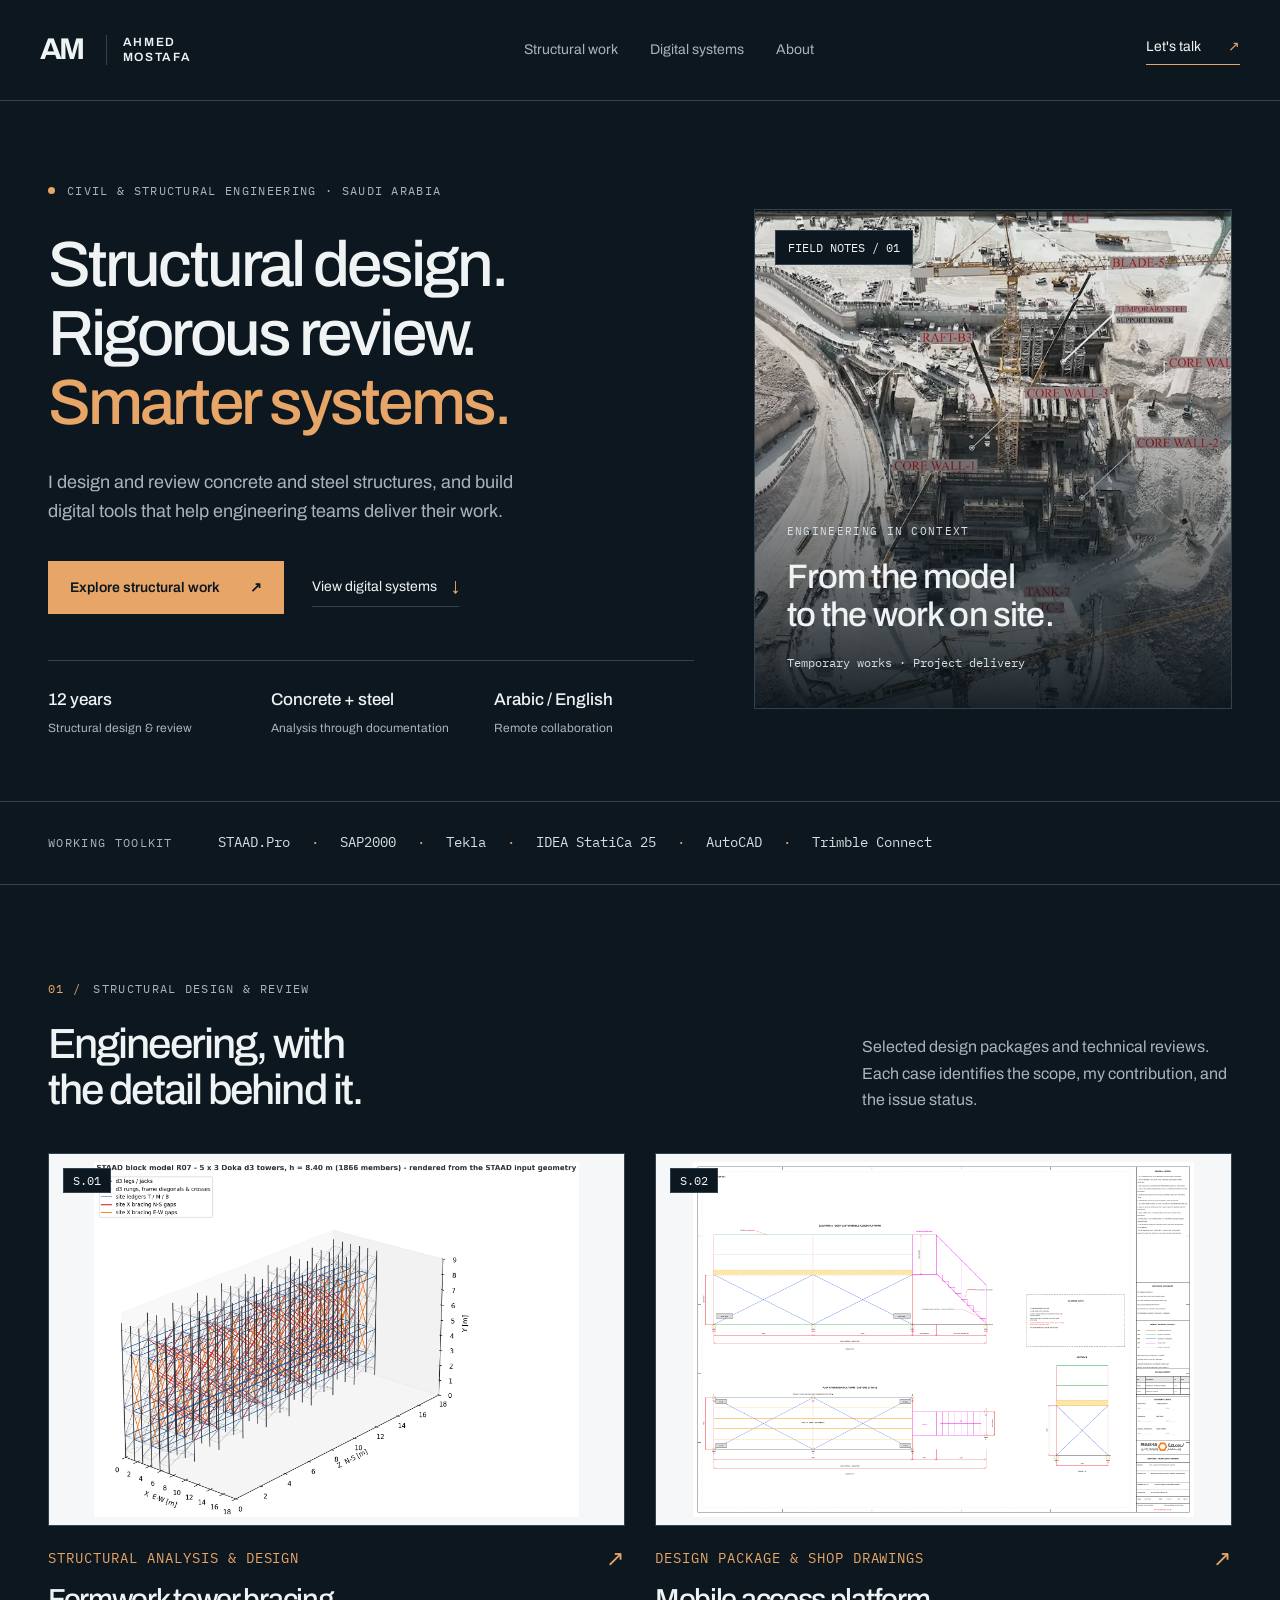
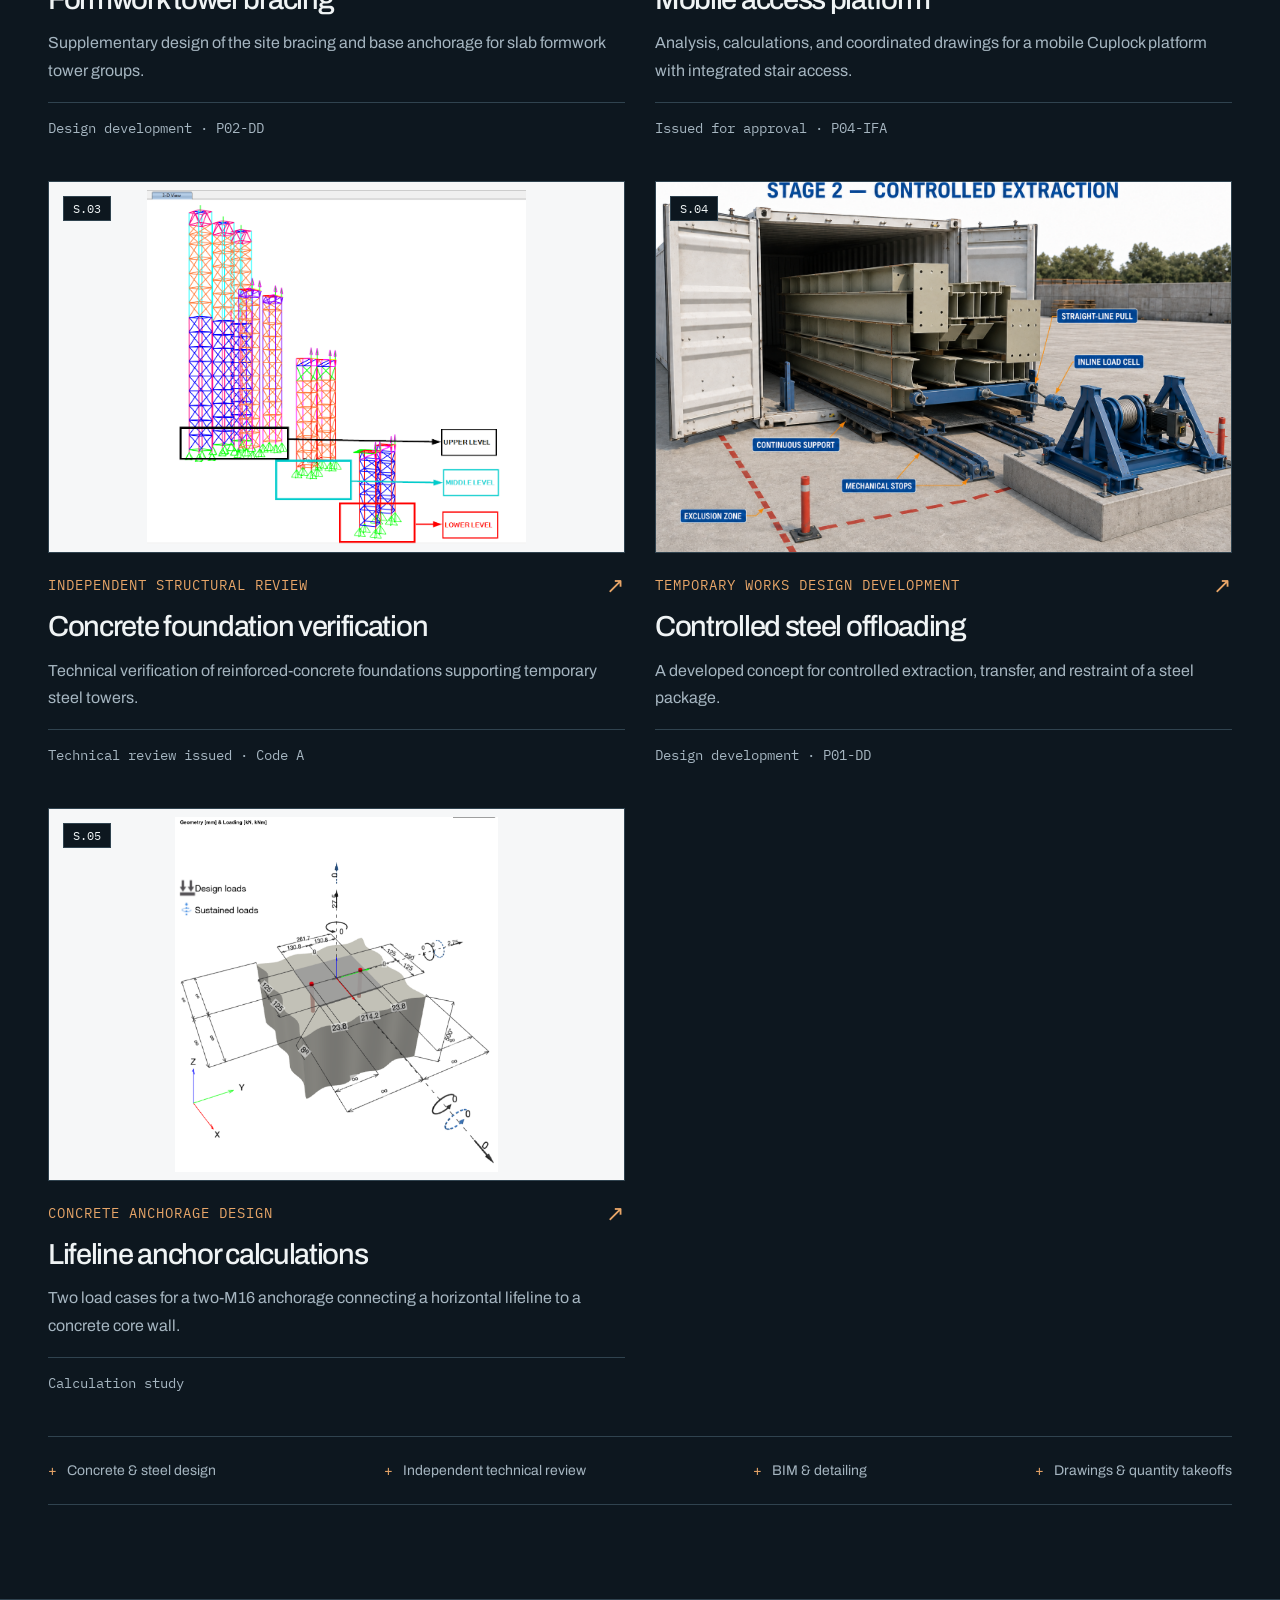
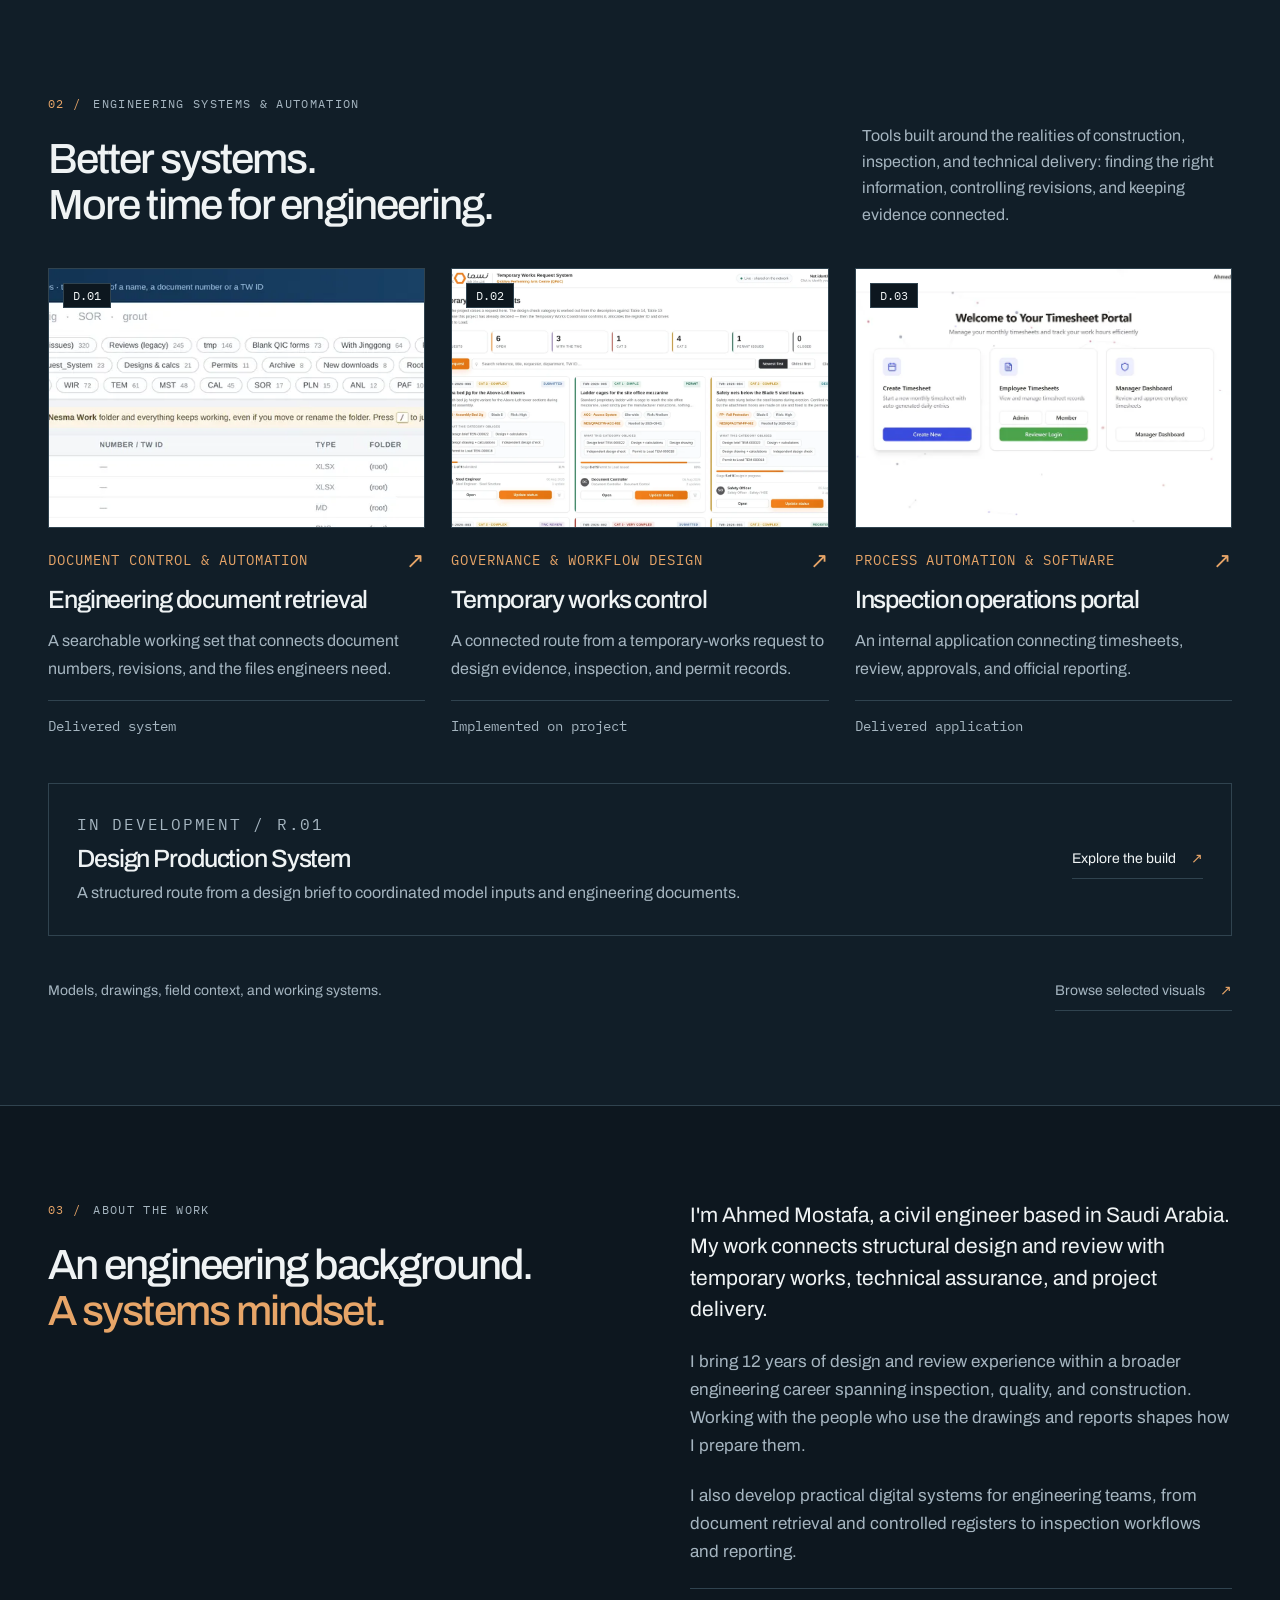
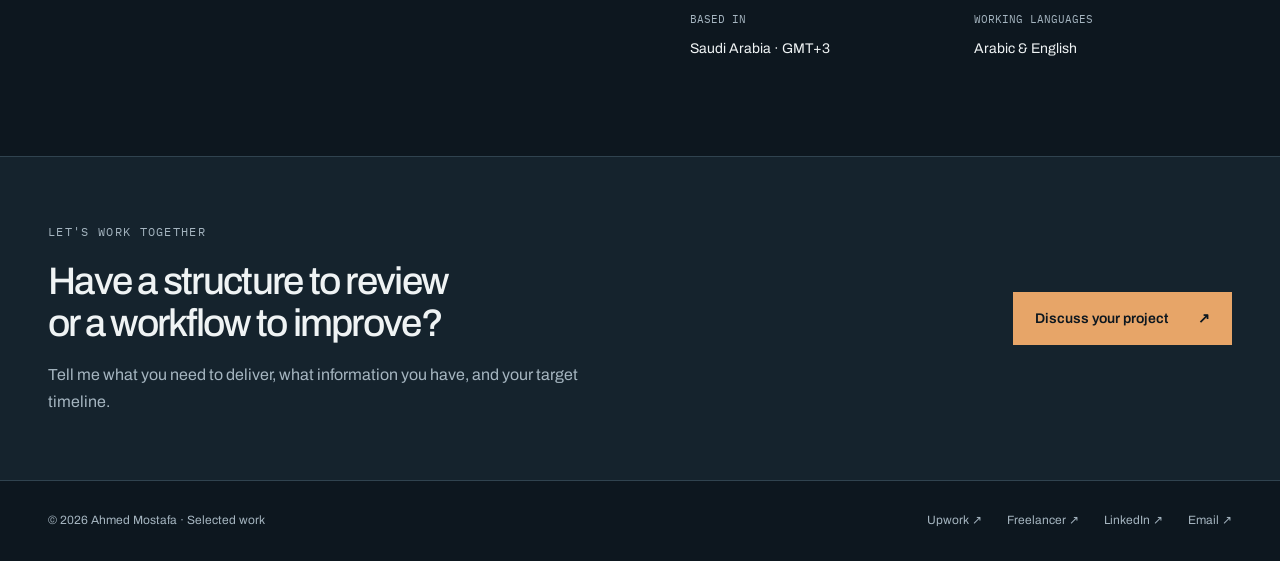
<file: index.html>
<!doctype html>
<html lang="en">
<head>
  <meta charset="utf-8">
  <meta name="viewport" content="width=device-width, initial-scale=1">
  <title>Ahmed Mostafa | Structural Design, Review & Engineering Systems</title>
  <meta name="description" content="Structural design and review for concrete and steel, BIM modeling, technical drawings, and digital systems for engineering teams. Selected work by Ahmed Mostafa.">
  <meta name="theme-color" content="#0d171f">
  <link rel="icon" href="favicon.svg" type="image/svg+xml">
  <link rel="preconnect" href="https://fonts.googleapis.com">
  <link rel="preconnect" href="https://fonts.gstatic.com" crossorigin>
  <link href="https://fonts.googleapis.com/css2?family=Archivo:wght@400;500;600;700;800&family=IBM+Plex+Mono:wght@400;500&display=swap" rel="stylesheet">
  <link rel="stylesheet" href="styles.css">
</head>
<body>
  <a class="skip-link" href="#main">Skip to content</a>
  <header class="site-header"><div class="header-inner">
    <a class="brand" href="index.html" aria-label="Ahmed Mostafa home"><span class="monogram">AM</span><span class="brand-name">AHMED<br>MOSTAFA</span></a>
    <nav aria-label="Main navigation"><a href="#structural">Structural work</a><a href="#systems">Digital systems</a><a href="#about">About</a></nav>
    <a class="contact-link" href="#contact">Let's talk <span aria-hidden="true">↗</span></a>
  </div></header>
  <main id="main">
    <section class="hero wrap" aria-labelledby="hero-title">
      <div class="hero-copy"><p class="eyebrow"><span class="status-dot"></span> CIVIL & STRUCTURAL ENGINEERING · SAUDI ARABIA</p>
        <h1 id="hero-title">Structural design.<br>Rigorous review.<br><span>Smarter systems.</span></h1>
        <p class="hero-intro">I design and review concrete and steel structures, and build digital tools that help engineering teams deliver their work.</p>
        <div class="hero-actions"><a class="button primary" href="#structural">Explore structural work <span aria-hidden="true">↗</span></a><a class="text-link" href="#systems">View digital systems <span aria-hidden="true">↓</span></a></div>
        <div class="hero-facts"><div><strong>12 years</strong><span>Structural design & review</span></div><div><strong>Concrete + steel</strong><span>Analysis through documentation</span></div><div><strong>Arabic / English</strong><span>Remote collaboration</span></div></div>
      </div>
      <figure class="hero-image"><img src="assets/existing-04.webp" alt="Annotated aerial view of a construction project with temporary support towers, cranes, and concrete structures" width="1200" height="850" fetchpriority="high"><div class="image-index" aria-hidden="true">FIELD NOTES / 01</div><figcaption><span>ENGINEERING IN CONTEXT</span><strong>From the model<br>to the work on site.</strong><span class="caption-small">Temporary works · Project delivery</span></figcaption></figure>
    </section>
    <div class="software-strip"><div class="wrap"><span class="eyebrow">WORKING TOOLKIT</span><p>STAAD.Pro <span>·</span> SAP2000 <span>·</span> Tekla <span>·</span> IDEA StatiCa 25 <span>·</span> AutoCAD <span>·</span> Trimble Connect</p></div></div>
    <section class="wrap section" id="structural"><div class="section-heading"><div><p class="eyebrow"><span class="section-number">01 /</span> STRUCTURAL DESIGN & REVIEW</p><h2>Engineering, with<br>the detail behind it.</h2></div><p>Selected design packages and technical reviews. Each case identifies the scope, my contribution, and the issue status.</p></div>
      <div class="project-grid" id="structural-projects"><!-- STRUCTURAL_CARDS -->
<a class="project-card contain" href="formwork-bracing.html"><div class="project-picture"><img src="assets/bracing-model.png" alt="STAAD R07 isometric model of a five by three block of Doka d3 towers with bracing shown in different colors" loading="lazy" width="1000" height="700"><span class="project-number">S.01</span></div><div class="project-body"><div class="project-kind"><span>Structural analysis &amp; design</span><span class="arrow" aria-hidden="true">↗</span></div><h3>Formwork tower bracing</h3><p>Supplementary design of the site bracing and base anchorage for slab formwork tower groups.</p><div class="card-meta">Design development · P02-DD</div></div></a>
<a class="project-card contain" href="mobile-access-platform.html"><div class="project-picture"><img src="assets/platform-drawing.png" alt="General arrangement drawing of an eight-castor mobile Cuplock platform with integrated stair, including plan and elevation" loading="lazy" width="1000" height="700"><span class="project-number">S.02</span></div><div class="project-body"><div class="project-kind"><span>Design package &amp; shop drawings</span><span class="arrow" aria-hidden="true">↗</span></div><h3>Mobile access platform</h3><p>Analysis, calculations, and coordinated drawings for a mobile Cuplock platform with integrated stair access.</p><div class="card-meta">Issued for approval · P04-IFA</div></div></a>
<a class="project-card contain" href="concrete-foundation-review.html"><div class="project-picture"><img src="assets/foundation-model.png" alt="Submitted SAP2000 tower model identifying the upper, middle, and lower foundation levels" loading="lazy" width="1000" height="700"><span class="project-number">S.03</span></div><div class="project-body"><div class="project-kind"><span>Independent structural review</span><span class="arrow" aria-hidden="true">↗</span></div><h3>Concrete foundation verification</h3><p>Technical verification of reinforced-concrete foundations supporting temporary steel towers.</p><div class="card-meta">Technical review issued · Code A</div></div></a>
<a class="project-card " href="controlled-offloading.html"><div class="project-picture"><img src="assets/offloading-concept.png" alt="Concept illustration showing controlled horizontal extraction of a steel package from a shipping container" loading="lazy" width="1000" height="700"><span class="project-number">S.04</span></div><div class="project-body"><div class="project-kind"><span>Temporary works design development</span><span class="arrow" aria-hidden="true">↗</span></div><h3>Controlled steel offloading</h3><p>A developed concept for controlled extraction, transfer, and restraint of a steel package.</p><div class="card-meta">Design development · P01-DD</div></div></a>
<a class="project-card contain" href="lifeline-anchor-design.html"><div class="project-picture"><img src="assets/lifeline-anchor-model.png" alt="Hilti PROFIS model of a two-anchor plate in concrete with geometry and applied tension and shear loads" loading="lazy" width="1000" height="700"><span class="project-number">S.05</span></div><div class="project-body"><div class="project-kind"><span>Concrete anchorage design</span><span class="arrow" aria-hidden="true">↗</span></div><h3>Lifeline anchor calculations</h3><p>Two load cases for a two-M16 anchorage connecting a horizontal lifeline to a concrete core wall.</p><div class="card-meta">Calculation study</div></div></a>
<!-- END_STRUCTURAL_CARDS --></div>
      <div class="service-line"><span>Concrete & steel design</span><span>Independent technical review</span><span>BIM & detailing</span><span>Drawings & quantity takeoffs</span></div>
    </section>
    <section class="systems-section" id="systems"><div class="wrap section"><div class="section-heading"><div><p class="eyebrow"><span class="section-number">02 /</span> ENGINEERING SYSTEMS & AUTOMATION</p><h2>Better systems.<br>More time for engineering.</h2></div><p>Tools built around the realities of construction, inspection, and technical delivery: finding the right information, controlling revisions, and keeping evidence connected.</p></div><div class="project-grid" id="system-projects"><!-- SYSTEM_CARDS -->
<a class="project-card " href="engineering-document-system.html"><div class="project-picture"><img src="assets/existing-03.webp" alt="Engineering file index with a search field and document filters" loading="lazy" width="1000" height="700"><span class="project-number">D.01</span></div><div class="project-body"><div class="project-kind"><span>Document control &amp; automation</span><span class="arrow" aria-hidden="true">↗</span></div><h3>Engineering document retrieval</h3><p>A searchable working set that connects document numbers, revisions, and the files engineers need.</p><div class="card-meta">Delivered system</div></div></a>
<a class="project-card " href="temporary-works-control.html"><div class="project-picture"><img src="assets/existing-05.webp" alt="Temporary works request board showing requests and workflow stages" loading="lazy" width="1000" height="700"><span class="project-number">D.02</span></div><div class="project-body"><div class="project-kind"><span>Governance &amp; workflow design</span><span class="arrow" aria-hidden="true">↗</span></div><h3>Temporary works control</h3><p>A connected route from a temporary-works request to design evidence, inspection, and permit records.</p><div class="card-meta">Implemented on project</div></div></a>
<a class="project-card " href="inspection-operations-portal.html"><div class="project-picture"><img src="assets/existing-08.webp" alt="Inspection company portal showing timesheet and management functions" loading="lazy" width="1000" height="700"><span class="project-number">D.03</span></div><div class="project-body"><div class="project-kind"><span>Process automation &amp; software</span><span class="arrow" aria-hidden="true">↗</span></div><h3>Inspection operations portal</h3><p>An internal application connecting timesheets, review, approvals, and official reporting.</p><div class="card-meta">Delivered application</div></div></a>
<!-- END_SYSTEM_CARDS --></div><!-- DEVELOPMENT_CARD -->
<div class="development-card"><div><p class="eyebrow">IN DEVELOPMENT / R.01</p><h3>Design Production System</h3><p>A structured route from a design brief to coordinated model inputs and engineering documents.</p></div><a class="text-link" href="design-production-system.html">Explore the build <span aria-hidden="true">↗</span></a></div><div class="visual-link"><span>Models, drawings, field context, and working systems.</span><a class="text-link" href="visuals.html">Browse selected visuals <span aria-hidden="true">↗</span></a></div>
<!-- END_DEVELOPMENT_CARD --></div></section>
    <section class="wrap section" id="about"><div class="about-grid"><div><p class="eyebrow"><span class="section-number">03 /</span> ABOUT THE WORK</p><h2>An engineering background.<br><span class="accent">A systems mindset.</span></h2></div><div class="about-copy"><p>I'm Ahmed Mostafa, a civil engineer based in Saudi Arabia. My work connects structural design and review with temporary works, technical assurance, and project delivery.</p><p>I bring 12 years of design and review experience within a broader engineering career spanning inspection, quality, and construction. Working with the people who use the drawings and reports shapes how I prepare them.</p><p>I also develop practical digital systems for engineering teams, from document retrieval and controlled registers to inspection workflows and reporting.</p><div class="about-meta"><div><span>BASED IN</span><strong>Saudi Arabia · GMT+3</strong></div><div><span>WORKING LANGUAGES</span><strong>Arabic & English</strong></div></div></div></div></section>
    <section class="contact-section" id="contact"><div class="wrap contact-inner"><div><p class="eyebrow">LET'S WORK TOGETHER</p><h2>Have a structure to review<br>or a workflow to improve?</h2><p>Tell me what you need to deliver, what information you have, and your target timeline.</p></div><a class="button primary" href="mailto:ahmed.ibrahim.creative@gmail.com">Discuss your project <span aria-hidden="true">↗</span></a></div></section>
  </main>
  <footer class="wrap footer"><span>© 2026 Ahmed Mostafa · Selected work</span><div><a href="https://www.upwork.com/freelancers/~018a36d388172dcc05" target="_blank" rel="noopener noreferrer">Upwork ↗</a><a href="https://www.freelancer.com/u/abcreativ" target="_blank" rel="noopener noreferrer">Freelancer ↗</a><a href="https://www.linkedin.com/in/ahmed-ibrahim-24a816218/" target="_blank" rel="noopener noreferrer">LinkedIn ↗</a><a href="mailto:ahmed.ibrahim.creative@gmail.com">Email ↗</a></div></footer>
</body>
</html>
</file>
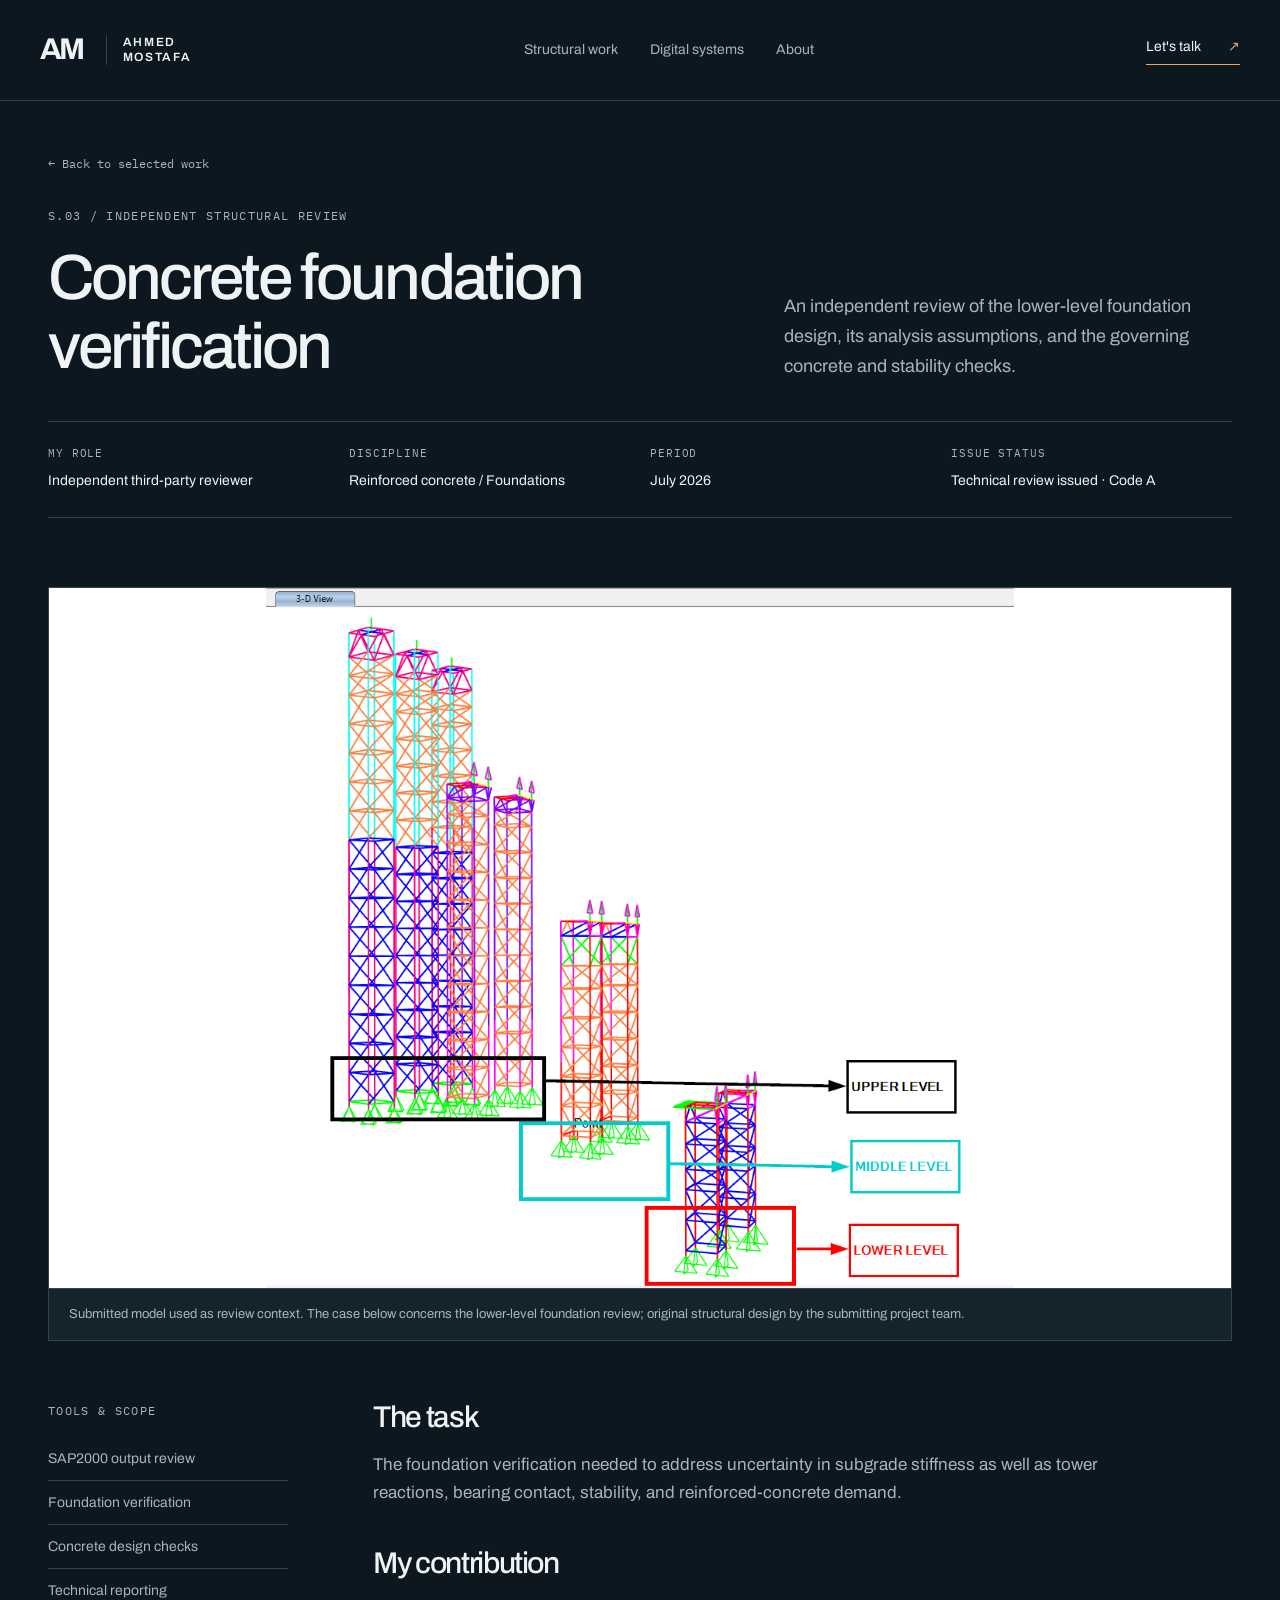
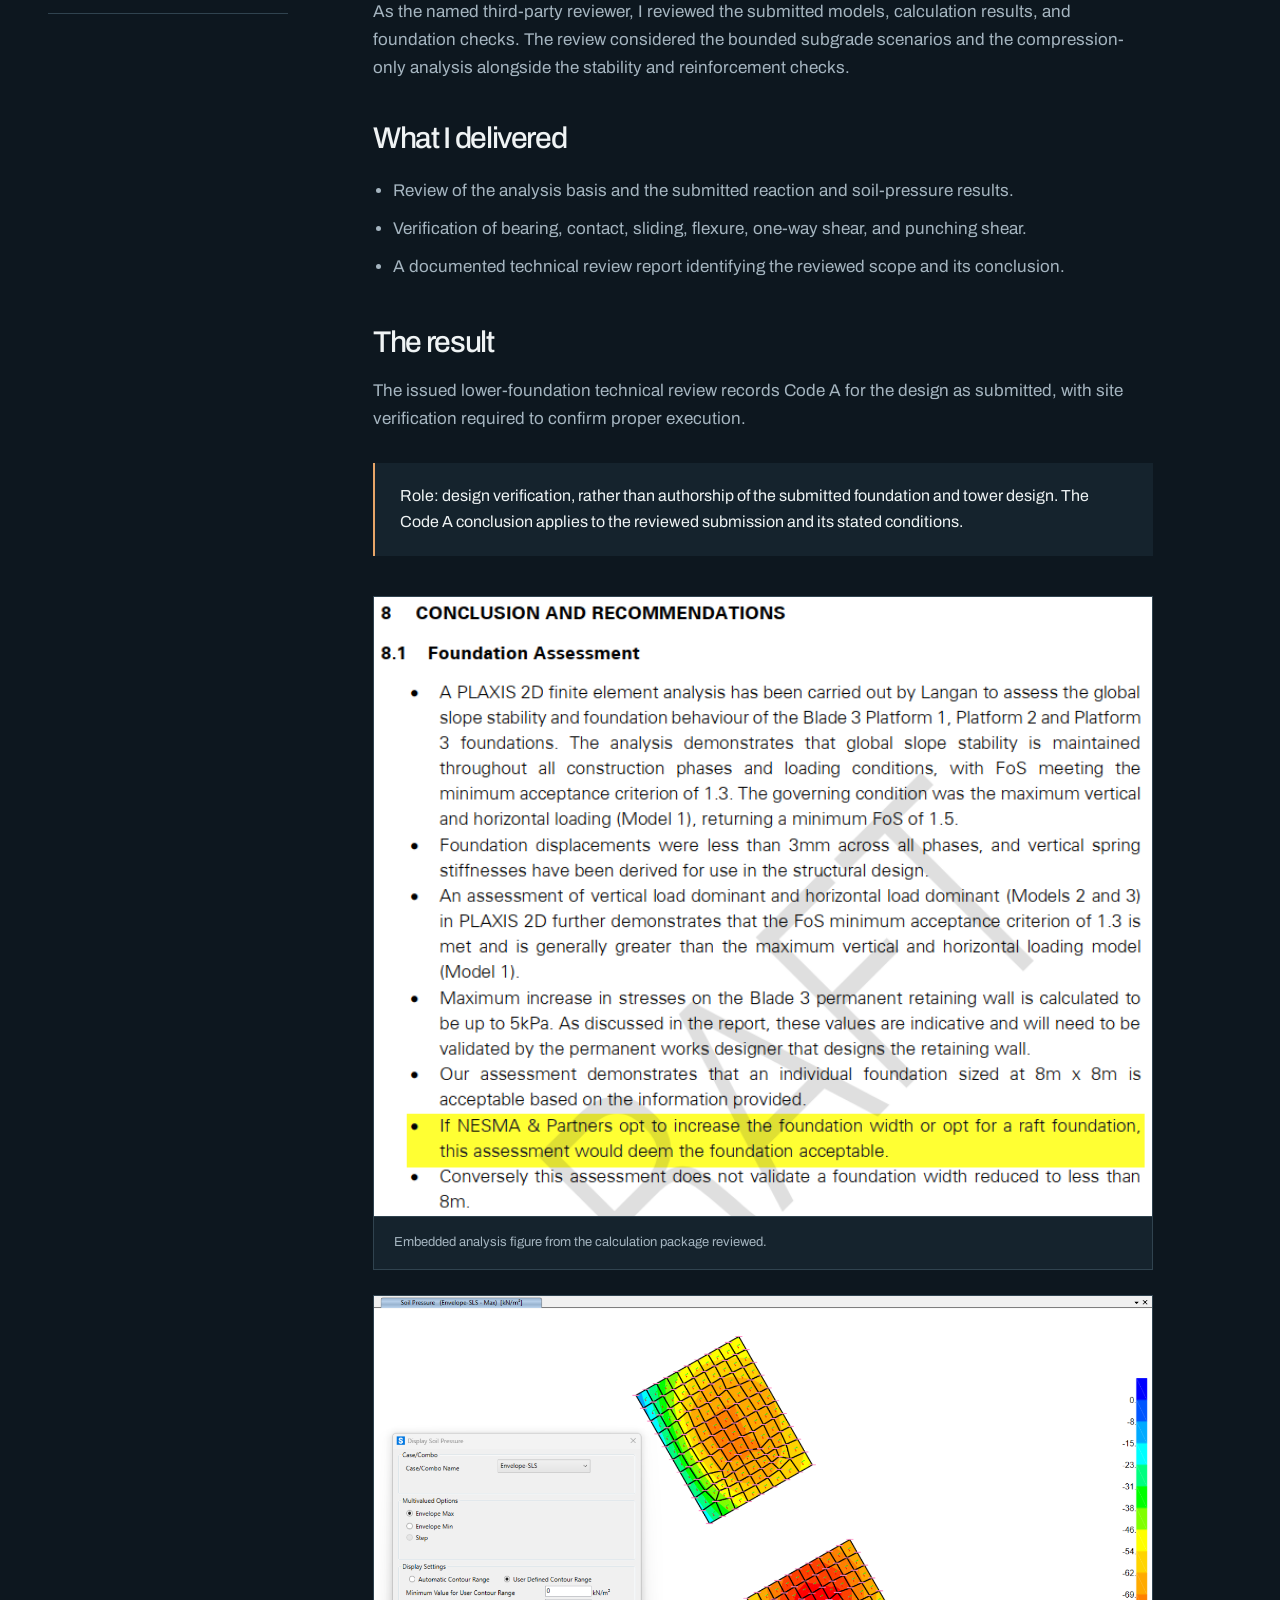
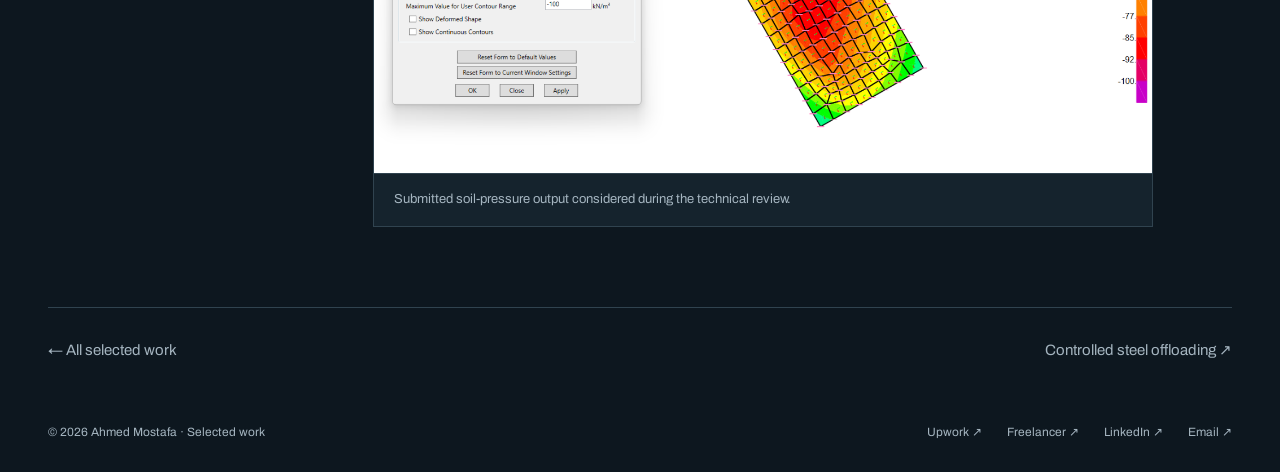
<file: concrete-foundation-review.html>
<!doctype html>
<html lang="en">
<head>
  <meta charset="utf-8">
  <meta name="viewport" content="width=device-width, initial-scale=1">
  <title>Concrete foundation verification | Ahmed Mostafa</title>
  <meta name="description" content="An independent review of the lower-level foundation design, its analysis assumptions, and the governing concrete and stability checks.">
  <meta name="theme-color" content="#0d171f">
  <link rel="icon" href="favicon.svg" type="image/svg+xml">
  <link rel="preconnect" href="https://fonts.googleapis.com">
  <link rel="preconnect" href="https://fonts.gstatic.com" crossorigin>
  <link href="https://fonts.googleapis.com/css2?family=Archivo:wght@400;500;600;700;800&family=IBM+Plex+Mono:wght@400;500&display=swap" rel="stylesheet">
  <link rel="stylesheet" href="styles.css">
</head>
<body><a class="skip-link" href="#main">Skip to content</a><header class="site-header"><div class="header-inner">
    <a class="brand" href="index.html" aria-label="Ahmed Mostafa home"><span class="monogram">AM</span><span class="brand-name">AHMED<br>MOSTAFA</span></a>
    <nav aria-label="Main navigation"><a href="index.html#structural">Structural work</a><a href="index.html#systems">Digital systems</a><a href="index.html#about">About</a></nav>
    <a class="contact-link" href="index.html#contact">Let's talk <span aria-hidden="true">↗</span></a>
  </div></header><main id="main"><section class="case-header wrap"><a class="breadcrumb" href="index.html#structural">← Back to selected work</a><div class="case-heading"><div><p class="eyebrow">S.03 / Independent structural review</p><h1>Concrete foundation verification</h1></div><p>An independent review of the lower-level foundation design, its analysis assumptions, and the governing concrete and stability checks.</p></div><dl class="case-facts"><div><dt>MY ROLE</dt><dd>Independent third-party reviewer</dd></div><div><dt>DISCIPLINE</dt><dd>Reinforced concrete / Foundations</dd></div><div><dt>PERIOD</dt><dd>July 2026</dd></div><div><dt>ISSUE STATUS</dt><dd>Technical review issued · Code A</dd></div></dl></section><div class="wrap"><figure class="case-hero light"><a href="assets/foundation-model.png" target="_blank" rel="noopener"><img src="assets/foundation-model.png" alt="Submitted SAP2000 tower model identifying the upper, middle, and lower foundation levels" width="1600" height="1000" fetchpriority="high"></a><figcaption>Submitted model used as review context. The case below concerns the lower-level foundation review; original structural design by the submitting project team.</figcaption></figure><div class="case-layout"><aside class="case-sidebar"><p class="eyebrow">TOOLS & SCOPE</p><ul><li>SAP2000 output review</li><li>Foundation verification</li><li>Concrete design checks</li><li>Technical reporting</li></ul></aside><div class="case-prose"><section><h2>The task</h2><p>The foundation verification needed to address uncertainty in subgrade stiffness as well as tower reactions, bearing contact, stability, and reinforced-concrete demand.</p></section><section><h2>My contribution</h2><p>As the named third-party reviewer, I reviewed the submitted models, calculation results, and foundation checks. The review considered the bounded subgrade scenarios and the compression-only analysis alongside the stability and reinforcement checks.</p></section><section><h2>What I delivered</h2><ul><li>Review of the analysis basis and the submitted reaction and soil-pressure results.</li><li>Verification of bearing, contact, sliding, flexure, one-way shear, and punching shear.</li><li>A documented technical review report identifying the reviewed scope and its conclusion.</li></ul></section><section><h2>The result</h2><p>The issued lower-foundation technical review records Code A for the design as submitted, with site verification required to confirm proper execution.</p><p class="status-note">Role: design verification, rather than authorship of the submitted foundation and tower design. The Code A conclusion applies to the reviewed submission and its stated conditions.</p></section><div class="gallery"><figure><a href="assets/foundation-mesh.png" target="_blank" rel="noopener"><img src="assets/foundation-mesh.png" alt="Embedded analysis figure from the calculation package reviewed." loading="lazy"></a><figcaption>Embedded analysis figure from the calculation package reviewed.</figcaption></figure><figure><a href="assets/foundation-pressure.png" target="_blank" rel="noopener"><img src="assets/foundation-pressure.png" alt="Submitted soil-pressure output considered during the technical review." loading="lazy"></a><figcaption>Submitted soil-pressure output considered during the technical review.</figcaption></figure></div></div></div><nav class="next-case" aria-label="Case study navigation"><a href="index.html#structural">← All selected work</a><a href="controlled-offloading.html">Controlled steel offloading ↗</a></nav></div></main><footer class="wrap footer"><span>© 2026 Ahmed Mostafa · Selected work</span><div><a href="https://www.upwork.com/freelancers/~018a36d388172dcc05" target="_blank" rel="noopener noreferrer">Upwork ↗</a><a href="https://www.freelancer.com/u/abcreativ" target="_blank" rel="noopener noreferrer">Freelancer ↗</a><a href="https://www.linkedin.com/in/ahmed-ibrahim-24a816218/" target="_blank" rel="noopener noreferrer">LinkedIn ↗</a><a href="mailto:ahmed.ibrahim.creative@gmail.com">Email ↗</a></div></footer></body></html>
</file>
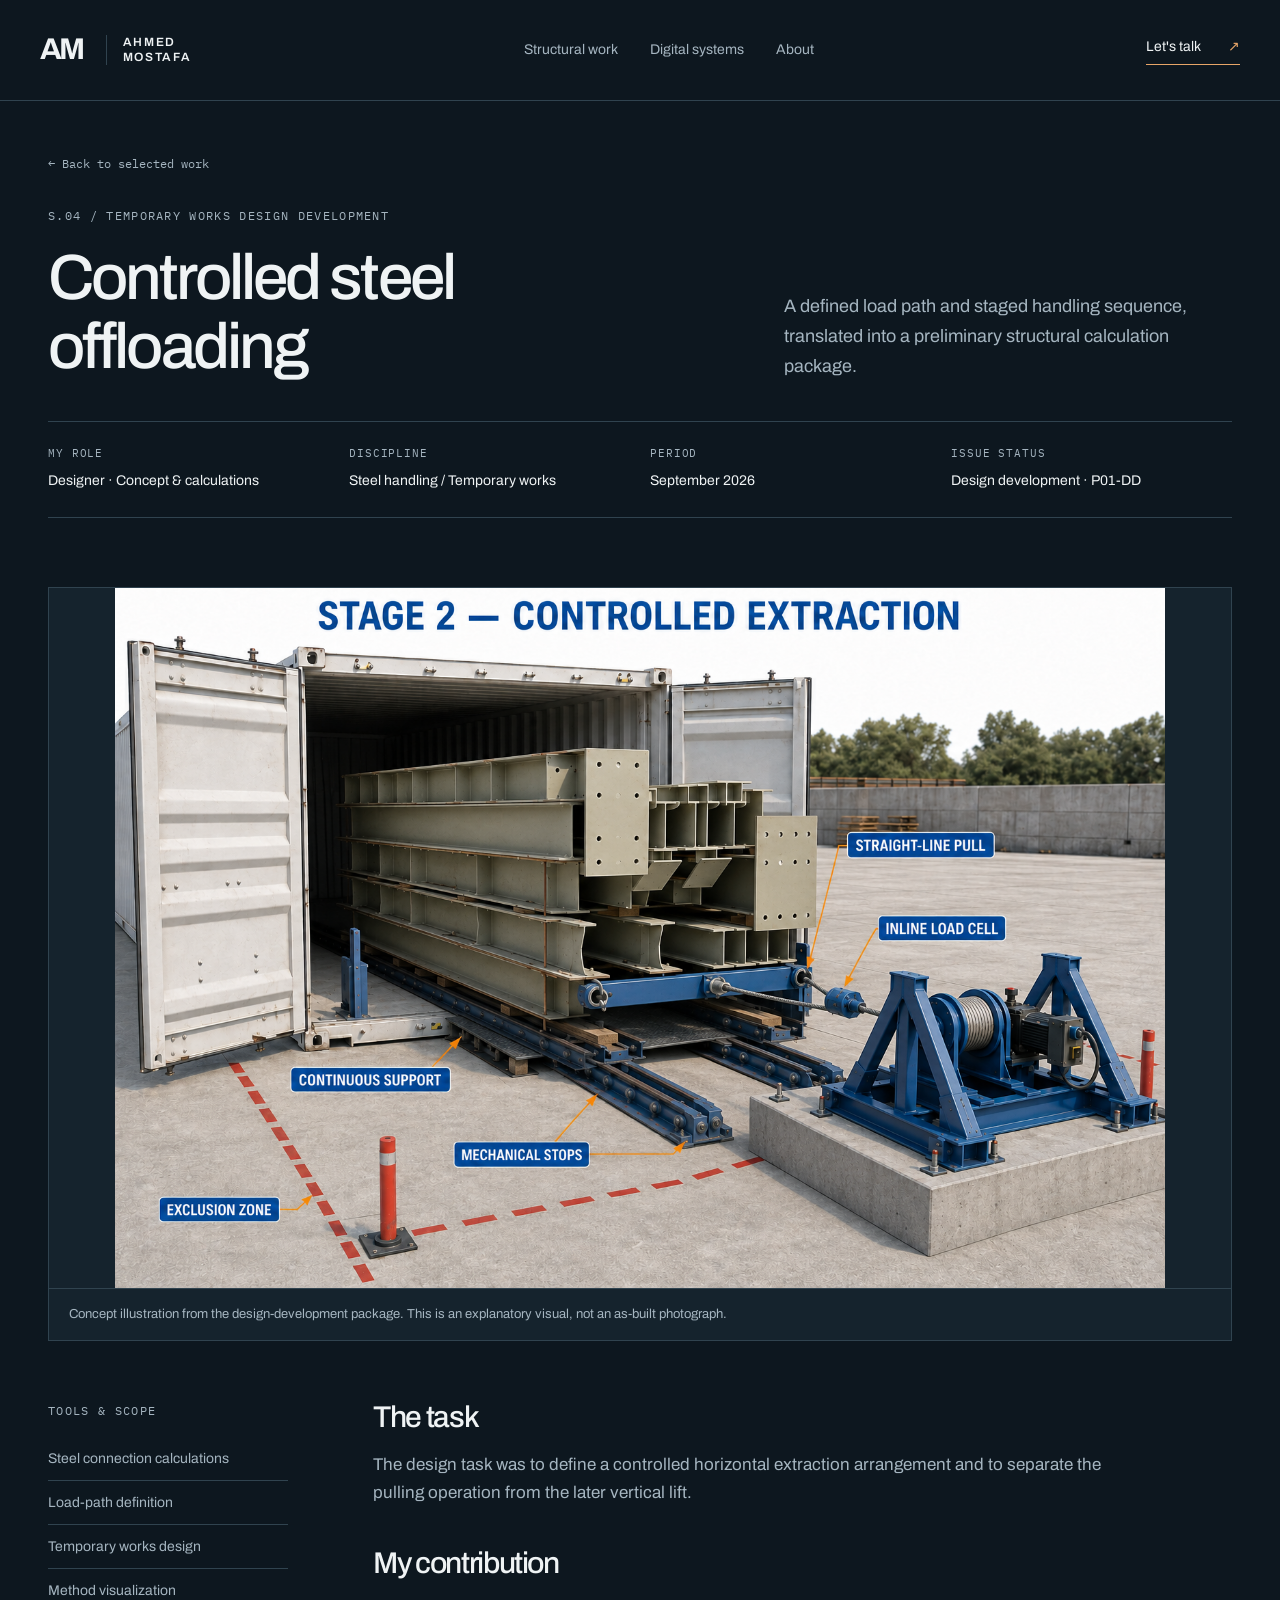
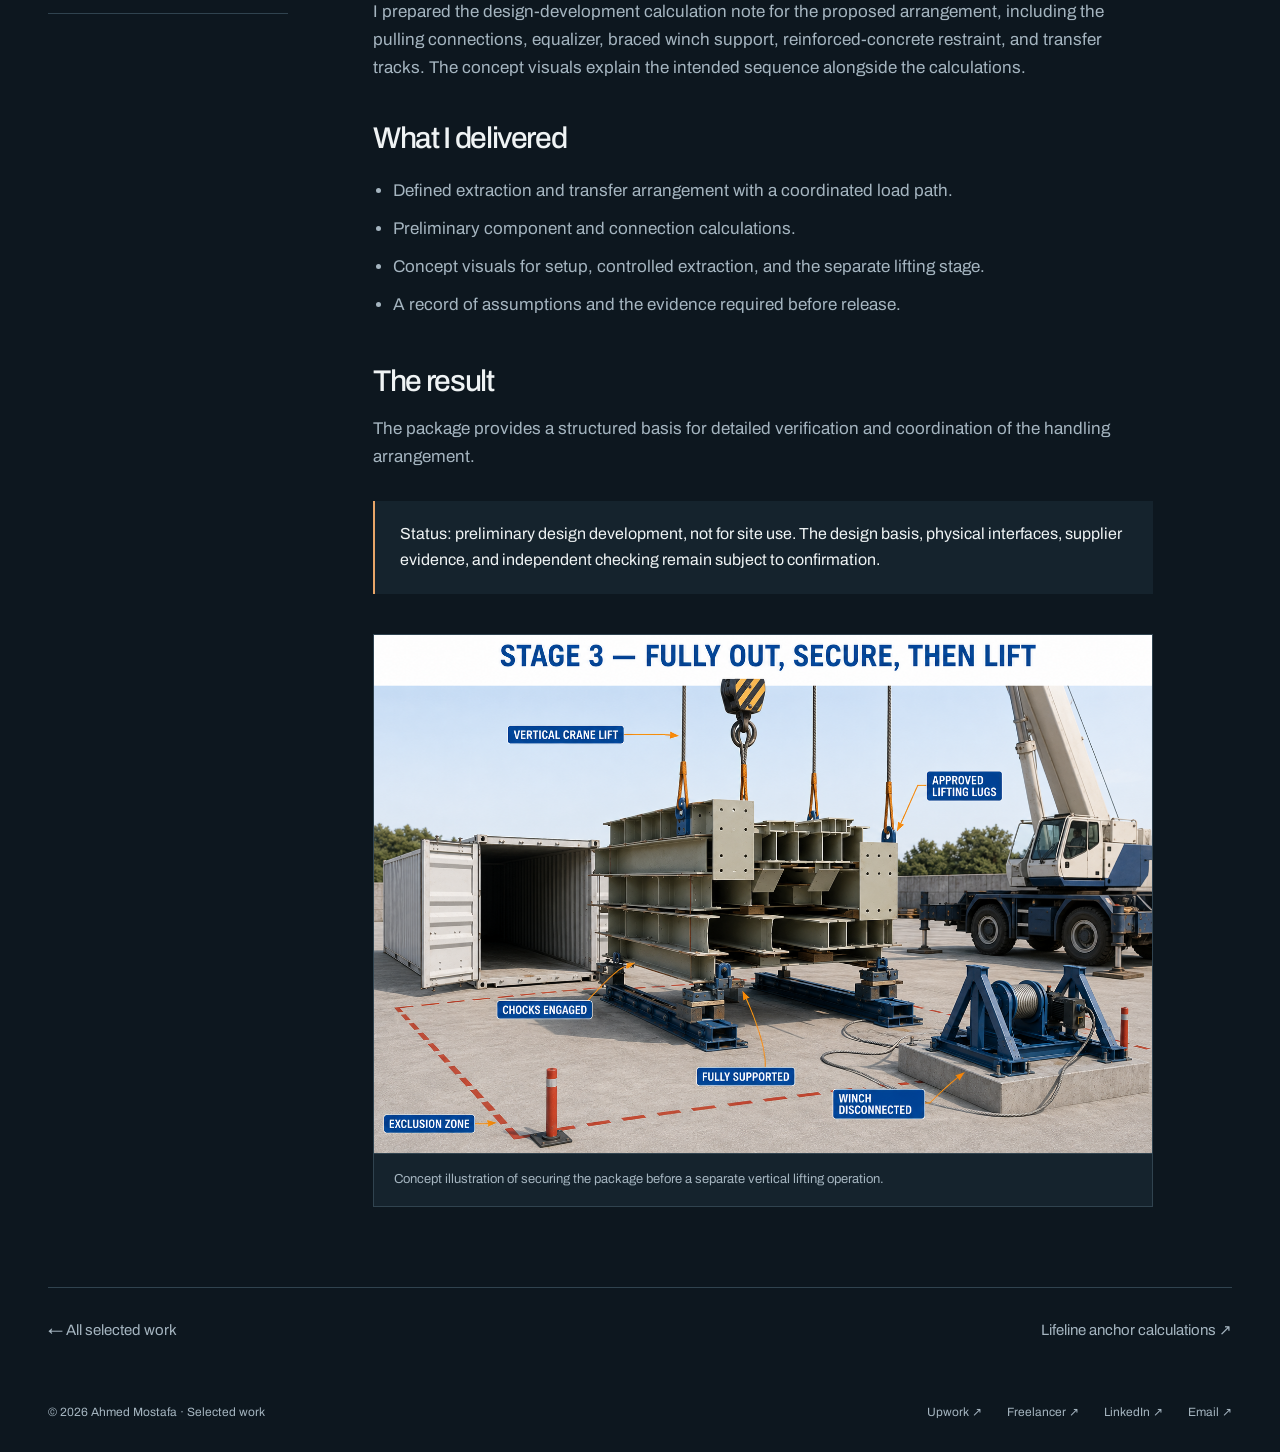
<file: controlled-offloading.html>
<!doctype html>
<html lang="en">
<head>
  <meta charset="utf-8">
  <meta name="viewport" content="width=device-width, initial-scale=1">
  <title>Controlled steel offloading | Ahmed Mostafa</title>
  <meta name="description" content="A defined load path and staged handling sequence, translated into a preliminary structural calculation package.">
  <meta name="theme-color" content="#0d171f">
  <link rel="icon" href="favicon.svg" type="image/svg+xml">
  <link rel="preconnect" href="https://fonts.googleapis.com">
  <link rel="preconnect" href="https://fonts.gstatic.com" crossorigin>
  <link href="https://fonts.googleapis.com/css2?family=Archivo:wght@400;500;600;700;800&family=IBM+Plex+Mono:wght@400;500&display=swap" rel="stylesheet">
  <link rel="stylesheet" href="styles.css">
</head>
<body><a class="skip-link" href="#main">Skip to content</a><header class="site-header"><div class="header-inner">
    <a class="brand" href="index.html" aria-label="Ahmed Mostafa home"><span class="monogram">AM</span><span class="brand-name">AHMED<br>MOSTAFA</span></a>
    <nav aria-label="Main navigation"><a href="index.html#structural">Structural work</a><a href="index.html#systems">Digital systems</a><a href="index.html#about">About</a></nav>
    <a class="contact-link" href="index.html#contact">Let's talk <span aria-hidden="true">↗</span></a>
  </div></header><main id="main"><section class="case-header wrap"><a class="breadcrumb" href="index.html#structural">← Back to selected work</a><div class="case-heading"><div><p class="eyebrow">S.04 / Temporary works design development</p><h1>Controlled steel offloading</h1></div><p>A defined load path and staged handling sequence, translated into a preliminary structural calculation package.</p></div><dl class="case-facts"><div><dt>MY ROLE</dt><dd>Designer · Concept &amp; calculations</dd></div><div><dt>DISCIPLINE</dt><dd>Steel handling / Temporary works</dd></div><div><dt>PERIOD</dt><dd>September 2026</dd></div><div><dt>ISSUE STATUS</dt><dd>Design development · P01-DD</dd></div></dl></section><div class="wrap"><figure class="case-hero "><a href="assets/offloading-concept.png" target="_blank" rel="noopener"><img src="assets/offloading-concept.png" alt="Concept illustration showing controlled horizontal extraction of a steel package from a shipping container" width="1600" height="1000" fetchpriority="high"></a><figcaption>Concept illustration from the design-development package. This is an explanatory visual, not an as-built photograph.</figcaption></figure><div class="case-layout"><aside class="case-sidebar"><p class="eyebrow">TOOLS & SCOPE</p><ul><li>Steel connection calculations</li><li>Load-path definition</li><li>Temporary works design</li><li>Method visualization</li></ul></aside><div class="case-prose"><section><h2>The task</h2><p>The design task was to define a controlled horizontal extraction arrangement and to separate the pulling operation from the later vertical lift.</p></section><section><h2>My contribution</h2><p>I prepared the design-development calculation note for the proposed arrangement, including the pulling connections, equalizer, braced winch support, reinforced-concrete restraint, and transfer tracks. The concept visuals explain the intended sequence alongside the calculations.</p></section><section><h2>What I delivered</h2><ul><li>Defined extraction and transfer arrangement with a coordinated load path.</li><li>Preliminary component and connection calculations.</li><li>Concept visuals for setup, controlled extraction, and the separate lifting stage.</li><li>A record of assumptions and the evidence required before release.</li></ul></section><section><h2>The result</h2><p>The package provides a structured basis for detailed verification and coordination of the handling arrangement.</p><p class="status-note">Status: preliminary design development, not for site use. The design basis, physical interfaces, supplier evidence, and independent checking remain subject to confirmation.</p></section><div class="gallery"><figure><a href="assets/offloading-sequence.png" target="_blank" rel="noopener"><img src="assets/offloading-sequence.png" alt="Concept illustration of securing the package before a separate vertical lifting operation." loading="lazy"></a><figcaption>Concept illustration of securing the package before a separate vertical lifting operation.</figcaption></figure></div></div></div><nav class="next-case" aria-label="Case study navigation"><a href="index.html#structural">← All selected work</a><a href="lifeline-anchor-design.html">Lifeline anchor calculations ↗</a></nav></div></main><footer class="wrap footer"><span>© 2026 Ahmed Mostafa · Selected work</span><div><a href="https://www.upwork.com/freelancers/~018a36d388172dcc05" target="_blank" rel="noopener noreferrer">Upwork ↗</a><a href="https://www.freelancer.com/u/abcreativ" target="_blank" rel="noopener noreferrer">Freelancer ↗</a><a href="https://www.linkedin.com/in/ahmed-ibrahim-24a816218/" target="_blank" rel="noopener noreferrer">LinkedIn ↗</a><a href="mailto:ahmed.ibrahim.creative@gmail.com">Email ↗</a></div></footer></body></html>
</file>
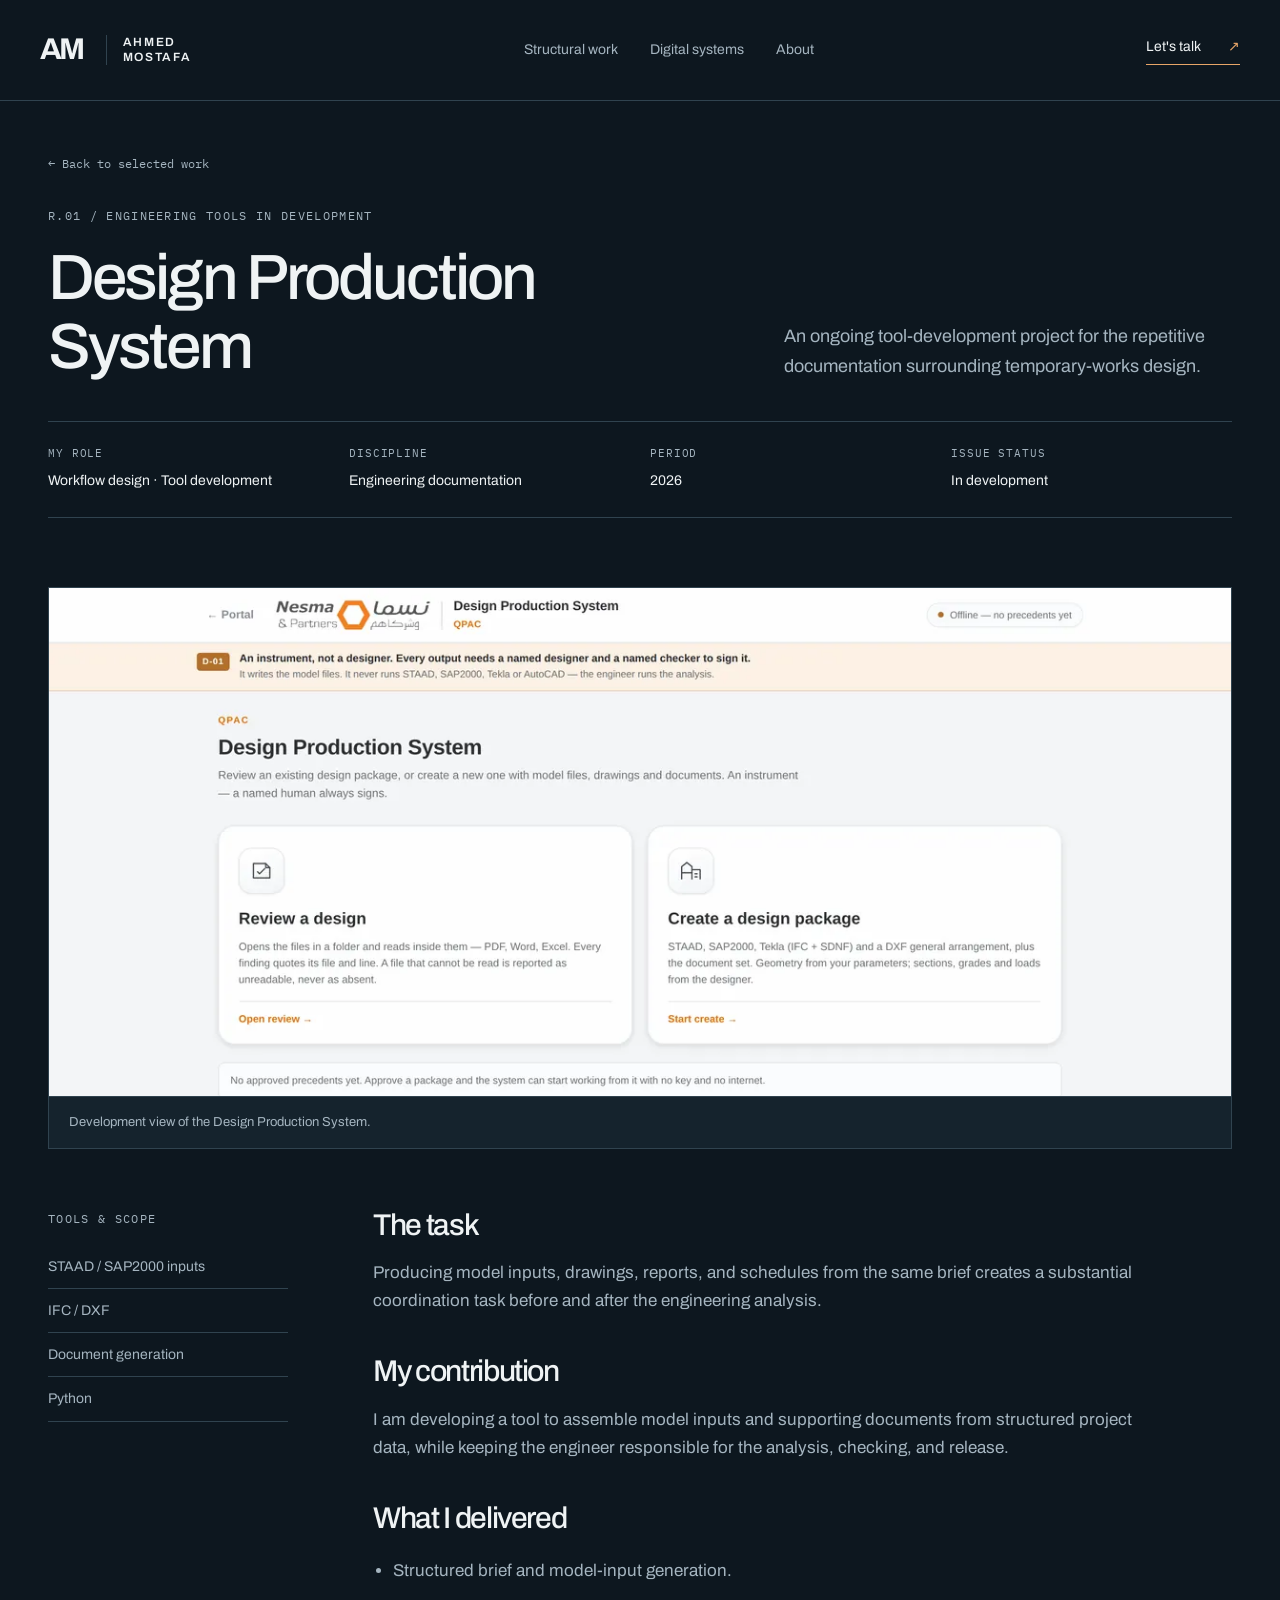
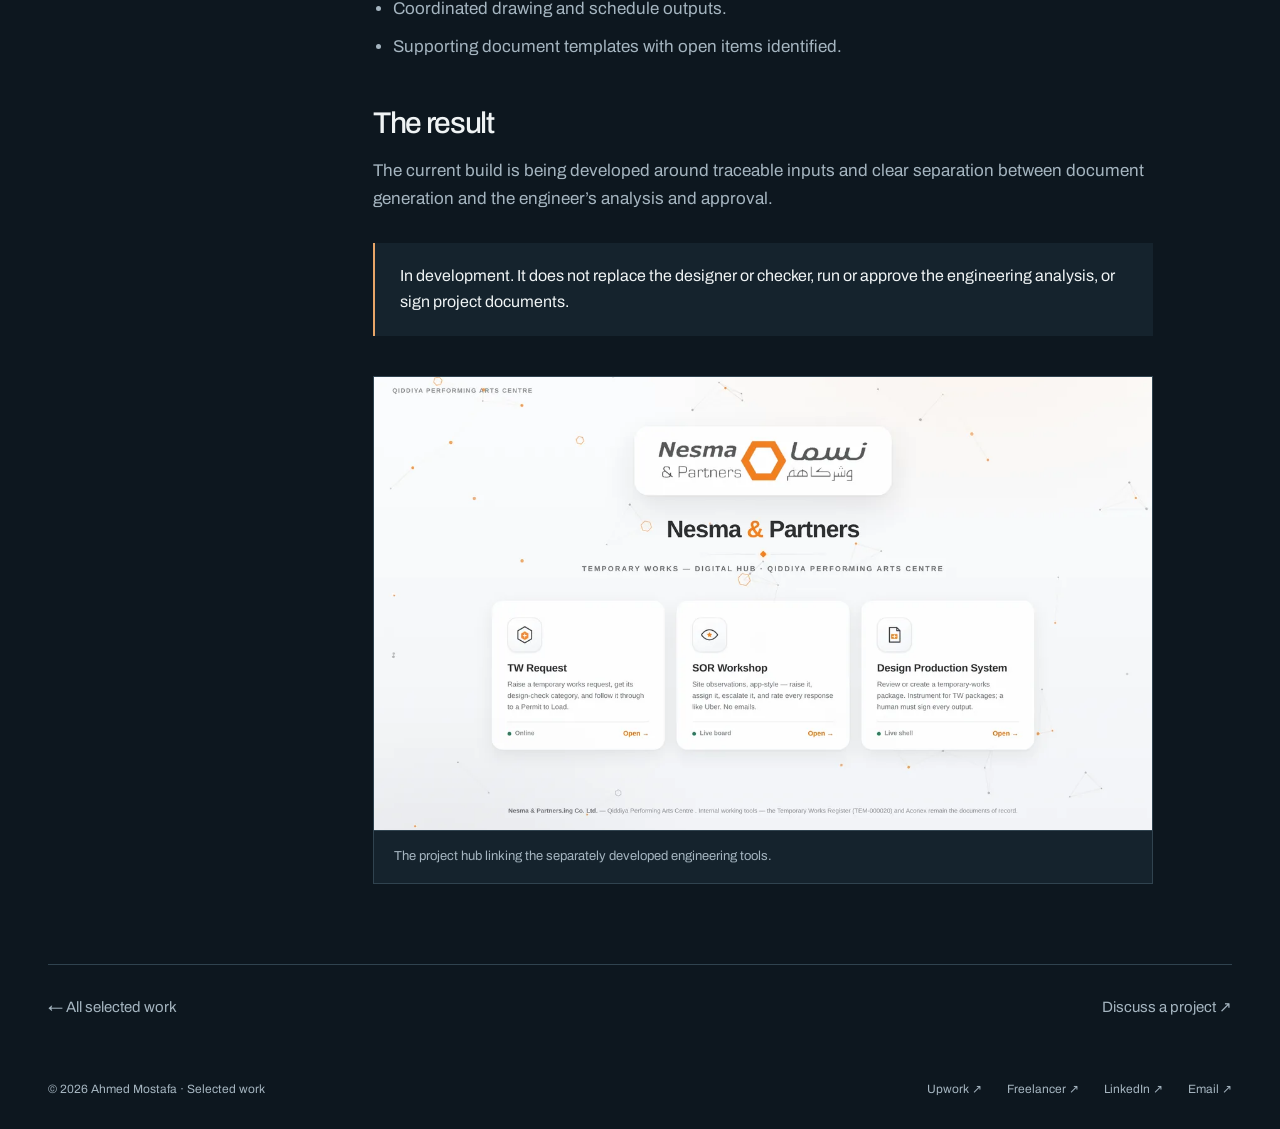
<file: design-production-system.html>
<!doctype html>
<html lang="en">
<head>
  <meta charset="utf-8">
  <meta name="viewport" content="width=device-width, initial-scale=1">
  <title>Design Production System | Ahmed Mostafa</title>
  <meta name="description" content="An ongoing tool-development project for the repetitive documentation surrounding temporary-works design.">
  <meta name="theme-color" content="#0d171f">
  <link rel="icon" href="favicon.svg" type="image/svg+xml">
  <link rel="preconnect" href="https://fonts.googleapis.com">
  <link rel="preconnect" href="https://fonts.gstatic.com" crossorigin>
  <link href="https://fonts.googleapis.com/css2?family=Archivo:wght@400;500;600;700;800&family=IBM+Plex+Mono:wght@400;500&display=swap" rel="stylesheet">
  <link rel="stylesheet" href="styles.css">
</head>
<body><a class="skip-link" href="#main">Skip to content</a><header class="site-header"><div class="header-inner">
    <a class="brand" href="index.html" aria-label="Ahmed Mostafa home"><span class="monogram">AM</span><span class="brand-name">AHMED<br>MOSTAFA</span></a>
    <nav aria-label="Main navigation"><a href="index.html#structural">Structural work</a><a href="index.html#systems">Digital systems</a><a href="index.html#about">About</a></nav>
    <a class="contact-link" href="index.html#contact">Let's talk <span aria-hidden="true">↗</span></a>
  </div></header><main id="main"><section class="case-header wrap"><a class="breadcrumb" href="index.html#systems">← Back to selected work</a><div class="case-heading"><div><p class="eyebrow">R.01 / Engineering tools in development</p><h1>Design Production System</h1></div><p>An ongoing tool-development project for the repetitive documentation surrounding temporary-works design.</p></div><dl class="case-facts"><div><dt>MY ROLE</dt><dd>Workflow design · Tool development</dd></div><div><dt>DISCIPLINE</dt><dd>Engineering documentation</dd></div><div><dt>PERIOD</dt><dd>2026</dd></div><div><dt>ISSUE STATUS</dt><dd>In development</dd></div></dl></section><div class="wrap"><figure class="case-hero "><a href="assets/existing-10.webp" target="_blank" rel="noopener"><img src="assets/existing-10.webp" alt="Design Production System interface showing the engineering documentation workflow" width="1600" height="1000" fetchpriority="high"></a><figcaption>Development view of the Design Production System.</figcaption></figure><div class="case-layout"><aside class="case-sidebar"><p class="eyebrow">TOOLS & SCOPE</p><ul><li>STAAD / SAP2000 inputs</li><li>IFC / DXF</li><li>Document generation</li><li>Python</li></ul></aside><div class="case-prose"><section><h2>The task</h2><p>Producing model inputs, drawings, reports, and schedules from the same brief creates a substantial coordination task before and after the engineering analysis.</p></section><section><h2>My contribution</h2><p>I am developing a tool to assemble model inputs and supporting documents from structured project data, while keeping the engineer responsible for the analysis, checking, and release.</p></section><section><h2>What I delivered</h2><ul><li>Structured brief and model-input generation.</li><li>Coordinated drawing and schedule outputs.</li><li>Supporting document templates with open items identified.</li></ul></section><section><h2>The result</h2><p>The current build is being developed around traceable inputs and clear separation between document generation and the engineer’s analysis and approval.</p><p class="status-note">In development. It does not replace the designer or checker, run or approve the engineering analysis, or sign project documents.</p></section><div class="gallery"><figure><a href="assets/existing-01.webp" target="_blank" rel="noopener"><img src="assets/existing-01.webp" alt="The project hub linking the separately developed engineering tools." loading="lazy"></a><figcaption>The project hub linking the separately developed engineering tools.</figcaption></figure></div></div></div><nav class="next-case" aria-label="Case study navigation"><a href="index.html#systems">← All selected work</a><a href="index.html#contact">Discuss a project ↗</a></nav></div></main><footer class="wrap footer"><span>© 2026 Ahmed Mostafa · Selected work</span><div><a href="https://www.upwork.com/freelancers/~018a36d388172dcc05" target="_blank" rel="noopener noreferrer">Upwork ↗</a><a href="https://www.freelancer.com/u/abcreativ" target="_blank" rel="noopener noreferrer">Freelancer ↗</a><a href="https://www.linkedin.com/in/ahmed-ibrahim-24a816218/" target="_blank" rel="noopener noreferrer">LinkedIn ↗</a><a href="mailto:ahmed.ibrahim.creative@gmail.com">Email ↗</a></div></footer></body></html>
</file>
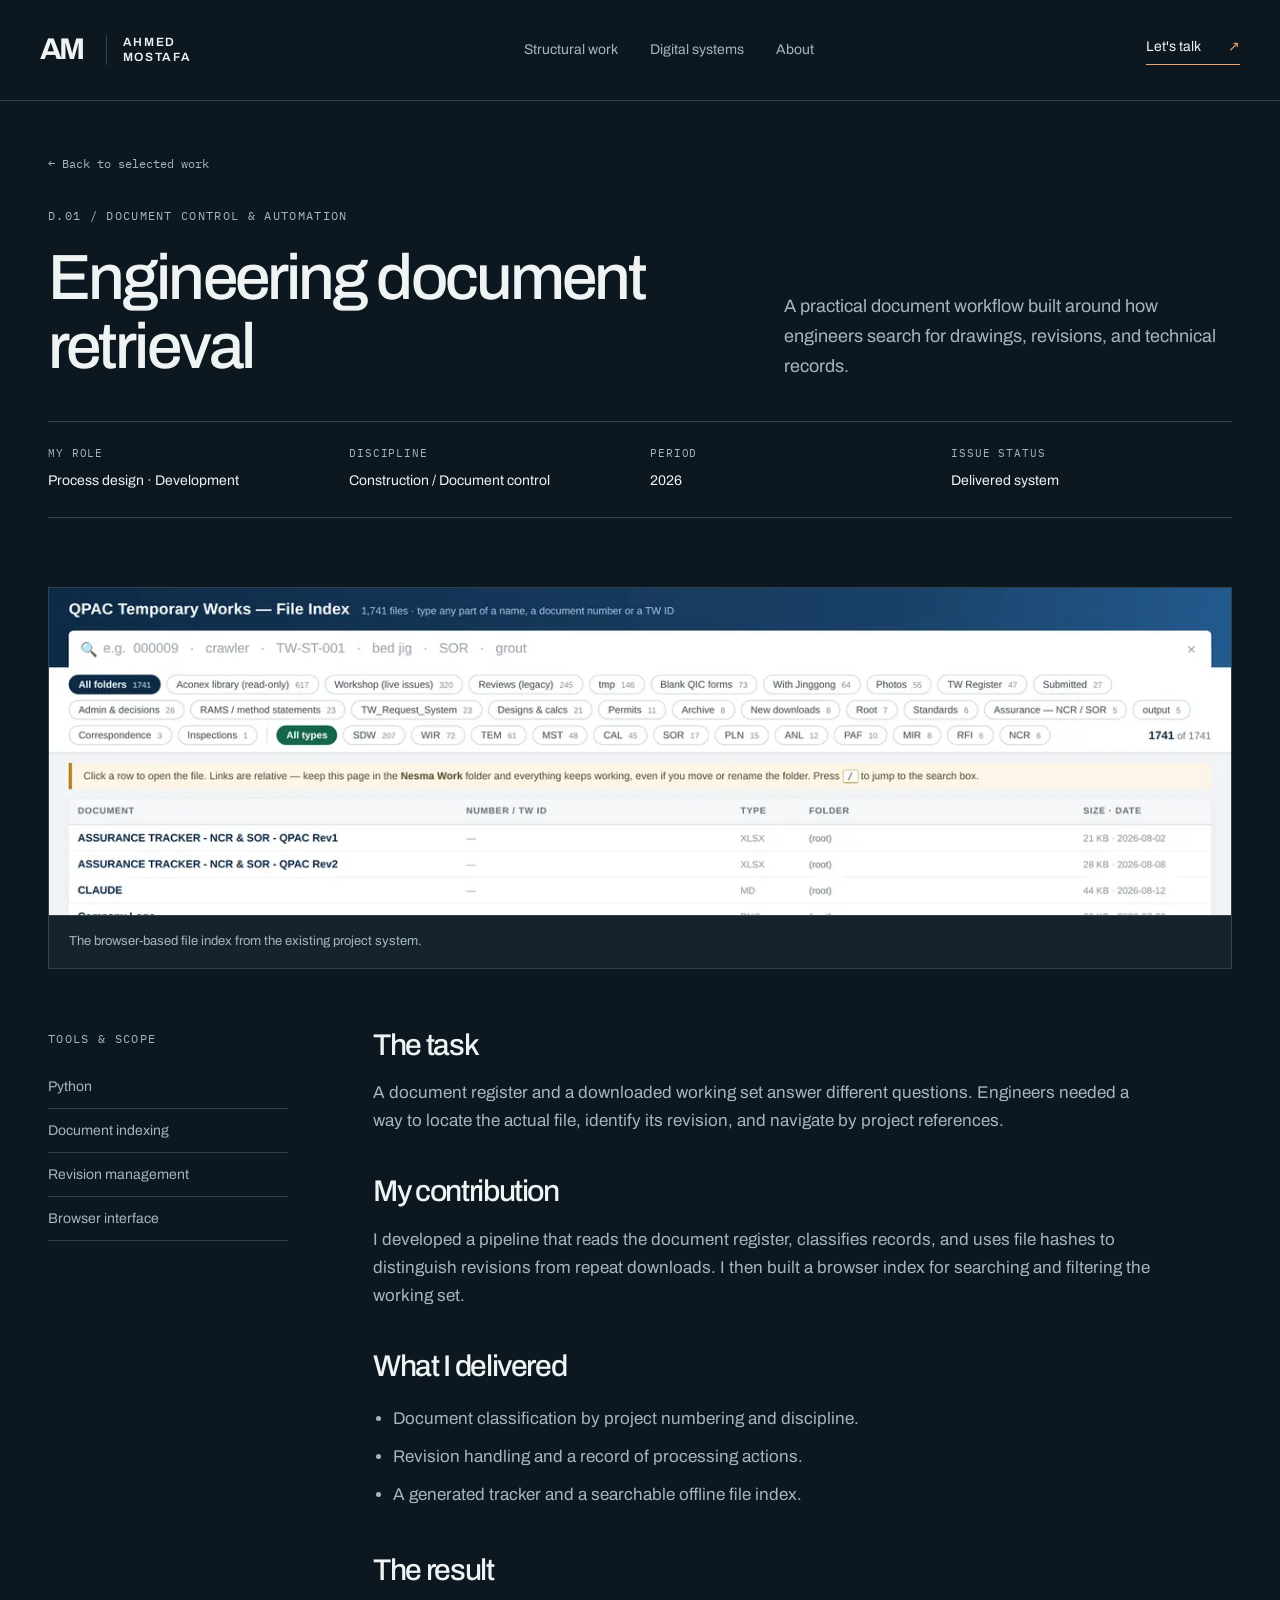
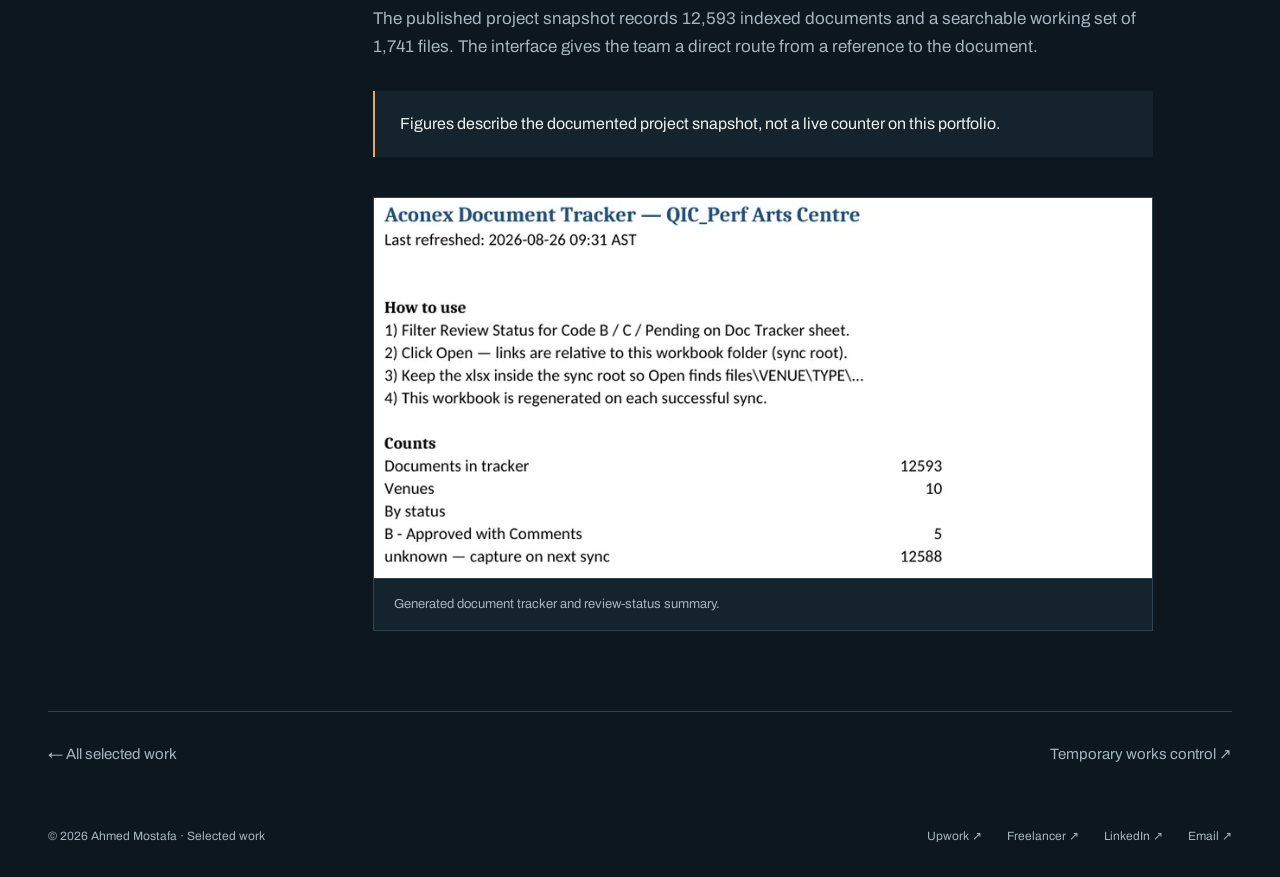
<file: engineering-document-system.html>
<!doctype html>
<html lang="en">
<head>
  <meta charset="utf-8">
  <meta name="viewport" content="width=device-width, initial-scale=1">
  <title>Engineering document retrieval | Ahmed Mostafa</title>
  <meta name="description" content="A practical document workflow built around how engineers search for drawings, revisions, and technical records.">
  <meta name="theme-color" content="#0d171f">
  <link rel="icon" href="favicon.svg" type="image/svg+xml">
  <link rel="preconnect" href="https://fonts.googleapis.com">
  <link rel="preconnect" href="https://fonts.gstatic.com" crossorigin>
  <link href="https://fonts.googleapis.com/css2?family=Archivo:wght@400;500;600;700;800&family=IBM+Plex+Mono:wght@400;500&display=swap" rel="stylesheet">
  <link rel="stylesheet" href="styles.css">
</head>
<body><a class="skip-link" href="#main">Skip to content</a><header class="site-header"><div class="header-inner">
    <a class="brand" href="index.html" aria-label="Ahmed Mostafa home"><span class="monogram">AM</span><span class="brand-name">AHMED<br>MOSTAFA</span></a>
    <nav aria-label="Main navigation"><a href="index.html#structural">Structural work</a><a href="index.html#systems">Digital systems</a><a href="index.html#about">About</a></nav>
    <a class="contact-link" href="index.html#contact">Let's talk <span aria-hidden="true">↗</span></a>
  </div></header><main id="main"><section class="case-header wrap"><a class="breadcrumb" href="index.html#systems">← Back to selected work</a><div class="case-heading"><div><p class="eyebrow">D.01 / Document control &amp; automation</p><h1>Engineering document retrieval</h1></div><p>A practical document workflow built around how engineers search for drawings, revisions, and technical records.</p></div><dl class="case-facts"><div><dt>MY ROLE</dt><dd>Process design · Development</dd></div><div><dt>DISCIPLINE</dt><dd>Construction / Document control</dd></div><div><dt>PERIOD</dt><dd>2026</dd></div><div><dt>ISSUE STATUS</dt><dd>Delivered system</dd></div></dl></section><div class="wrap"><figure class="case-hero "><a href="assets/existing-03.webp" target="_blank" rel="noopener"><img src="assets/existing-03.webp" alt="Engineering file index with a search field and document filters" width="1600" height="1000" fetchpriority="high"></a><figcaption>The browser-based file index from the existing project system.</figcaption></figure><div class="case-layout"><aside class="case-sidebar"><p class="eyebrow">TOOLS & SCOPE</p><ul><li>Python</li><li>Document indexing</li><li>Revision management</li><li>Browser interface</li></ul></aside><div class="case-prose"><section><h2>The task</h2><p>A document register and a downloaded working set answer different questions. Engineers needed a way to locate the actual file, identify its revision, and navigate by project references.</p></section><section><h2>My contribution</h2><p>I developed a pipeline that reads the document register, classifies records, and uses file hashes to distinguish revisions from repeat downloads. I then built a browser index for searching and filtering the working set.</p></section><section><h2>What I delivered</h2><ul><li>Document classification by project numbering and discipline.</li><li>Revision handling and a record of processing actions.</li><li>A generated tracker and a searchable offline file index.</li></ul></section><section><h2>The result</h2><p>The published project snapshot records 12,593 indexed documents and a searchable working set of 1,741 files. The interface gives the team a direct route from a reference to the document.</p><p class="status-note">Figures describe the documented project snapshot, not a live counter on this portfolio.</p></section><div class="gallery"><figure><a href="assets/existing-02.webp" target="_blank" rel="noopener"><img src="assets/existing-02.webp" alt="Generated document tracker and review-status summary." loading="lazy"></a><figcaption>Generated document tracker and review-status summary.</figcaption></figure></div></div></div><nav class="next-case" aria-label="Case study navigation"><a href="index.html#systems">← All selected work</a><a href="temporary-works-control.html">Temporary works control ↗</a></nav></div></main><footer class="wrap footer"><span>© 2026 Ahmed Mostafa · Selected work</span><div><a href="https://www.upwork.com/freelancers/~018a36d388172dcc05" target="_blank" rel="noopener noreferrer">Upwork ↗</a><a href="https://www.freelancer.com/u/abcreativ" target="_blank" rel="noopener noreferrer">Freelancer ↗</a><a href="https://www.linkedin.com/in/ahmed-ibrahim-24a816218/" target="_blank" rel="noopener noreferrer">LinkedIn ↗</a><a href="mailto:ahmed.ibrahim.creative@gmail.com">Email ↗</a></div></footer></body></html>
</file>
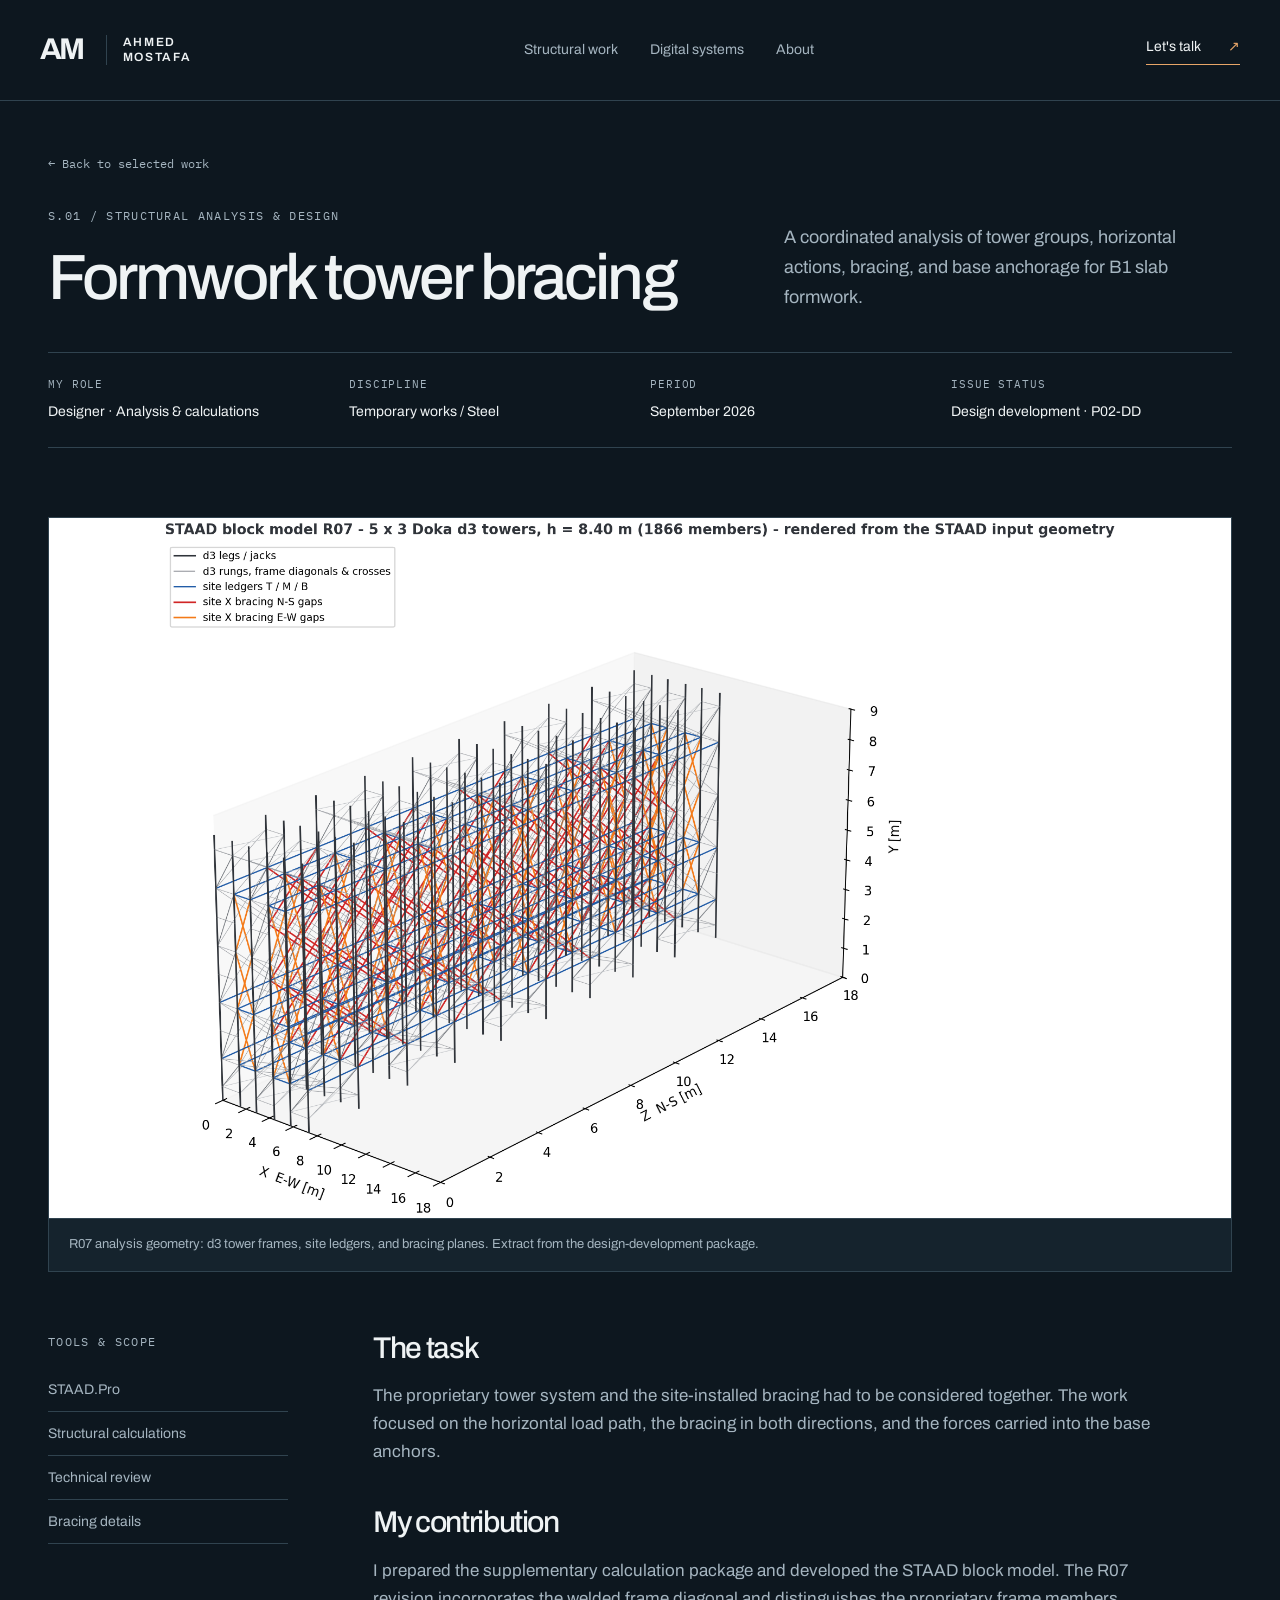
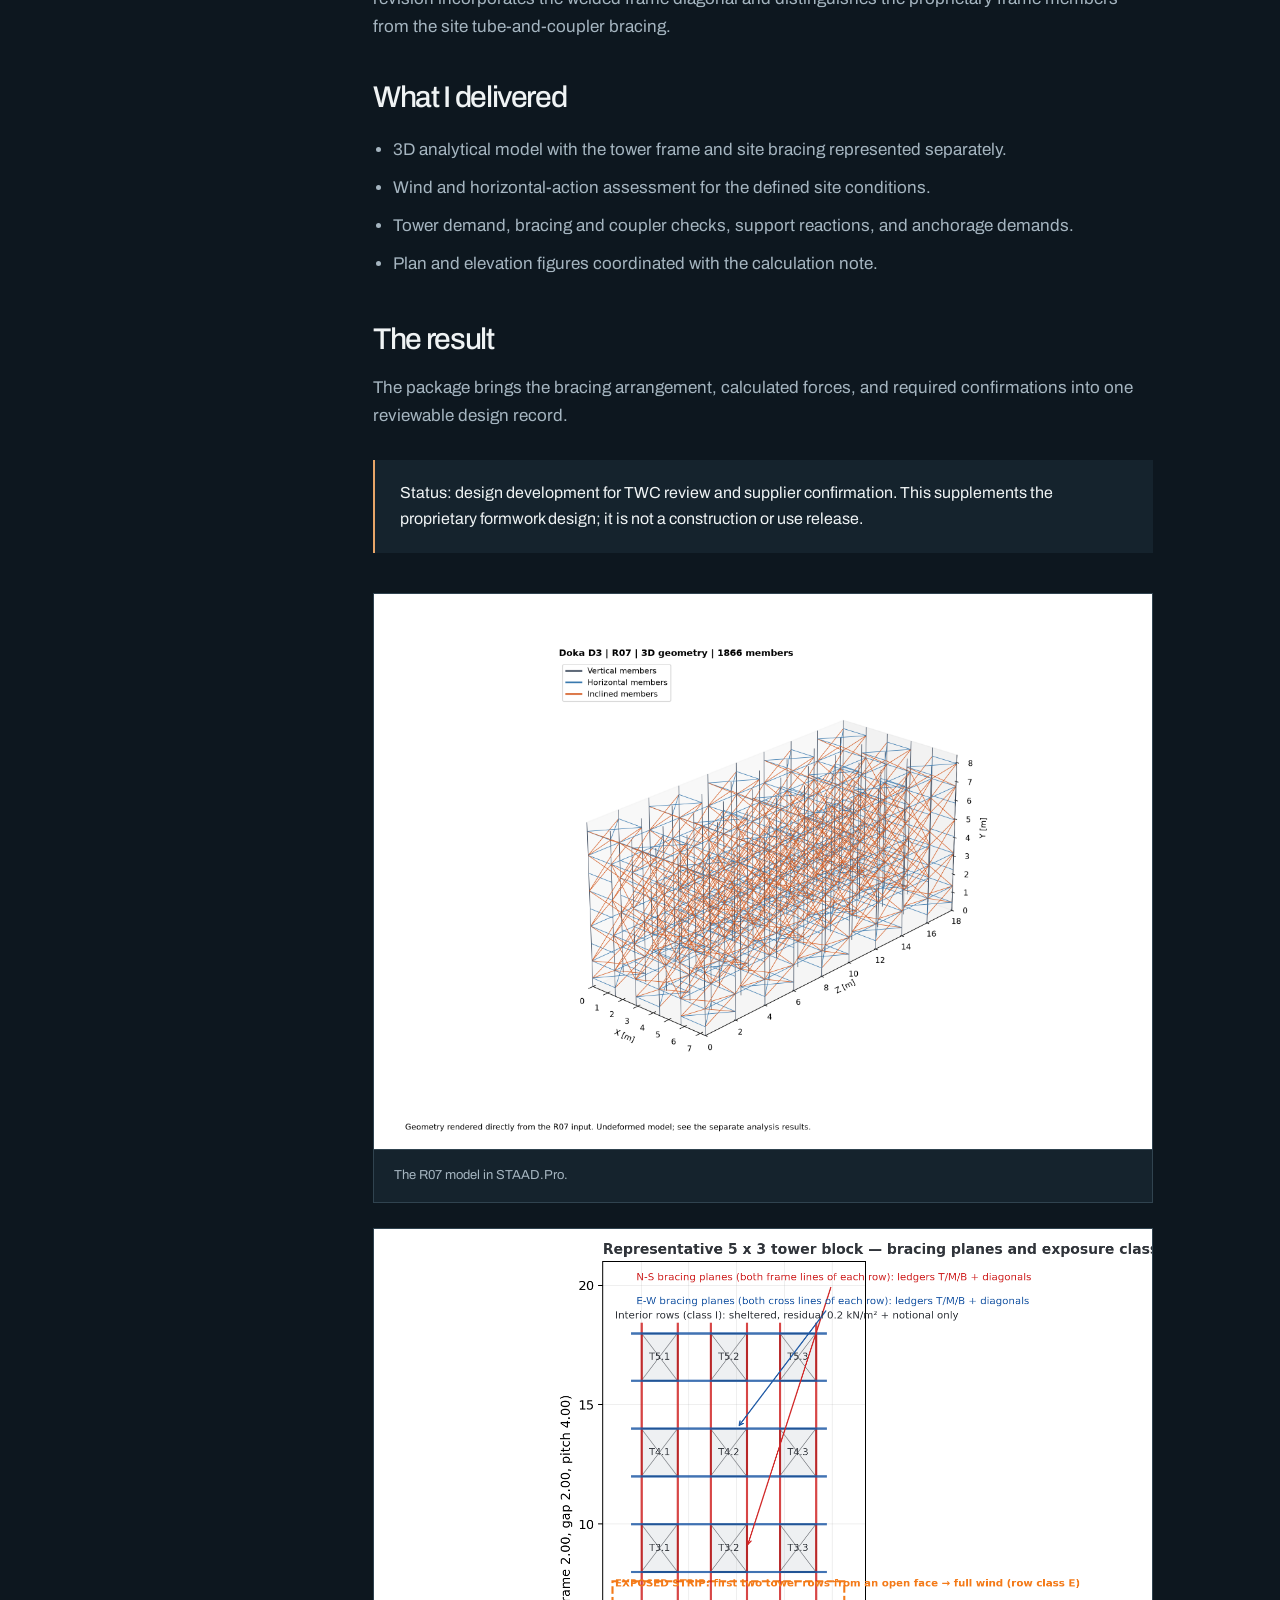
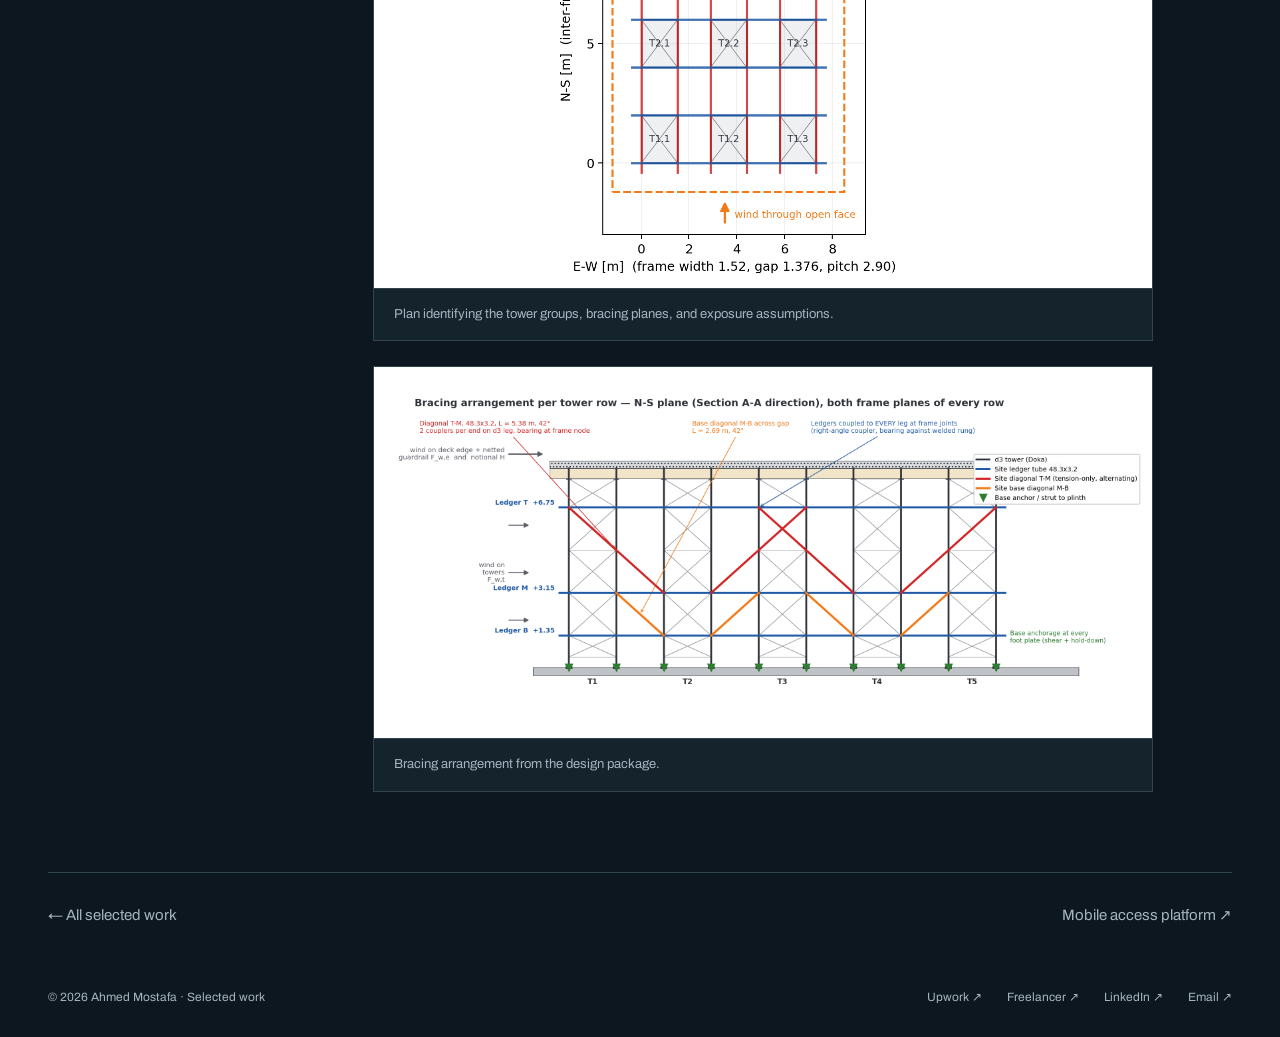
<file: formwork-bracing.html>
<!doctype html>
<html lang="en">
<head>
  <meta charset="utf-8">
  <meta name="viewport" content="width=device-width, initial-scale=1">
  <title>Formwork tower bracing | Ahmed Mostafa</title>
  <meta name="description" content="A coordinated analysis of tower groups, horizontal actions, bracing, and base anchorage for B1 slab formwork.">
  <meta name="theme-color" content="#0d171f">
  <link rel="icon" href="favicon.svg" type="image/svg+xml">
  <link rel="preconnect" href="https://fonts.googleapis.com">
  <link rel="preconnect" href="https://fonts.gstatic.com" crossorigin>
  <link href="https://fonts.googleapis.com/css2?family=Archivo:wght@400;500;600;700;800&family=IBM+Plex+Mono:wght@400;500&display=swap" rel="stylesheet">
  <link rel="stylesheet" href="styles.css">
</head>
<body><a class="skip-link" href="#main">Skip to content</a><header class="site-header"><div class="header-inner">
    <a class="brand" href="index.html" aria-label="Ahmed Mostafa home"><span class="monogram">AM</span><span class="brand-name">AHMED<br>MOSTAFA</span></a>
    <nav aria-label="Main navigation"><a href="index.html#structural">Structural work</a><a href="index.html#systems">Digital systems</a><a href="index.html#about">About</a></nav>
    <a class="contact-link" href="index.html#contact">Let's talk <span aria-hidden="true">↗</span></a>
  </div></header><main id="main"><section class="case-header wrap"><a class="breadcrumb" href="index.html#structural">← Back to selected work</a><div class="case-heading"><div><p class="eyebrow">S.01 / Structural analysis &amp; design</p><h1>Formwork tower bracing</h1></div><p>A coordinated analysis of tower groups, horizontal actions, bracing, and base anchorage for B1 slab formwork.</p></div><dl class="case-facts"><div><dt>MY ROLE</dt><dd>Designer · Analysis &amp; calculations</dd></div><div><dt>DISCIPLINE</dt><dd>Temporary works / Steel</dd></div><div><dt>PERIOD</dt><dd>September 2026</dd></div><div><dt>ISSUE STATUS</dt><dd>Design development · P02-DD</dd></div></dl></section><div class="wrap"><figure class="case-hero light"><a href="assets/bracing-model.png" target="_blank" rel="noopener"><img src="assets/bracing-model.png" alt="STAAD R07 isometric model of a five by three block of Doka d3 towers with bracing shown in different colors" width="1600" height="1000" fetchpriority="high"></a><figcaption>R07 analysis geometry: d3 tower frames, site ledgers, and bracing planes. Extract from the design-development package.</figcaption></figure><div class="case-layout"><aside class="case-sidebar"><p class="eyebrow">TOOLS & SCOPE</p><ul><li>STAAD.Pro</li><li>Structural calculations</li><li>Technical review</li><li>Bracing details</li></ul></aside><div class="case-prose"><section><h2>The task</h2><p>The proprietary tower system and the site-installed bracing had to be considered together. The work focused on the horizontal load path, the bracing in both directions, and the forces carried into the base anchors.</p></section><section><h2>My contribution</h2><p>I prepared the supplementary calculation package and developed the STAAD block model. The R07 revision incorporates the welded frame diagonal and distinguishes the proprietary frame members from the site tube-and-coupler bracing.</p></section><section><h2>What I delivered</h2><ul><li>3D analytical model with the tower frame and site bracing represented separately.</li><li>Wind and horizontal-action assessment for the defined site conditions.</li><li>Tower demand, bracing and coupler checks, support reactions, and anchorage demands.</li><li>Plan and elevation figures coordinated with the calculation note.</li></ul></section><section><h2>The result</h2><p>The package brings the bracing arrangement, calculated forces, and required confirmations into one reviewable design record.</p><p class="status-note">Status: design development for TWC review and supplier confirmation. This supplements the proprietary formwork design; it is not a construction or use release.</p></section><div class="gallery"><figure><a href="assets/bracing-staad.png" target="_blank" rel="noopener"><img src="assets/bracing-staad.png" alt="The R07 model in STAAD.Pro." loading="lazy"></a><figcaption>The R07 model in STAAD.Pro.</figcaption></figure><figure><a href="assets/bracing-plan.png" target="_blank" rel="noopener"><img src="assets/bracing-plan.png" alt="Plan identifying the tower groups, bracing planes, and exposure assumptions." loading="lazy"></a><figcaption>Plan identifying the tower groups, bracing planes, and exposure assumptions.</figcaption></figure><figure><a href="assets/bracing-elevation.png" target="_blank" rel="noopener"><img src="assets/bracing-elevation.png" alt="Bracing arrangement from the design package." loading="lazy"></a><figcaption>Bracing arrangement from the design package.</figcaption></figure></div></div></div><nav class="next-case" aria-label="Case study navigation"><a href="index.html#structural">← All selected work</a><a href="mobile-access-platform.html">Mobile access platform ↗</a></nav></div></main><footer class="wrap footer"><span>© 2026 Ahmed Mostafa · Selected work</span><div><a href="https://www.upwork.com/freelancers/~018a36d388172dcc05" target="_blank" rel="noopener noreferrer">Upwork ↗</a><a href="https://www.freelancer.com/u/abcreativ" target="_blank" rel="noopener noreferrer">Freelancer ↗</a><a href="https://www.linkedin.com/in/ahmed-ibrahim-24a816218/" target="_blank" rel="noopener noreferrer">LinkedIn ↗</a><a href="mailto:ahmed.ibrahim.creative@gmail.com">Email ↗</a></div></footer></body></html>
</file>
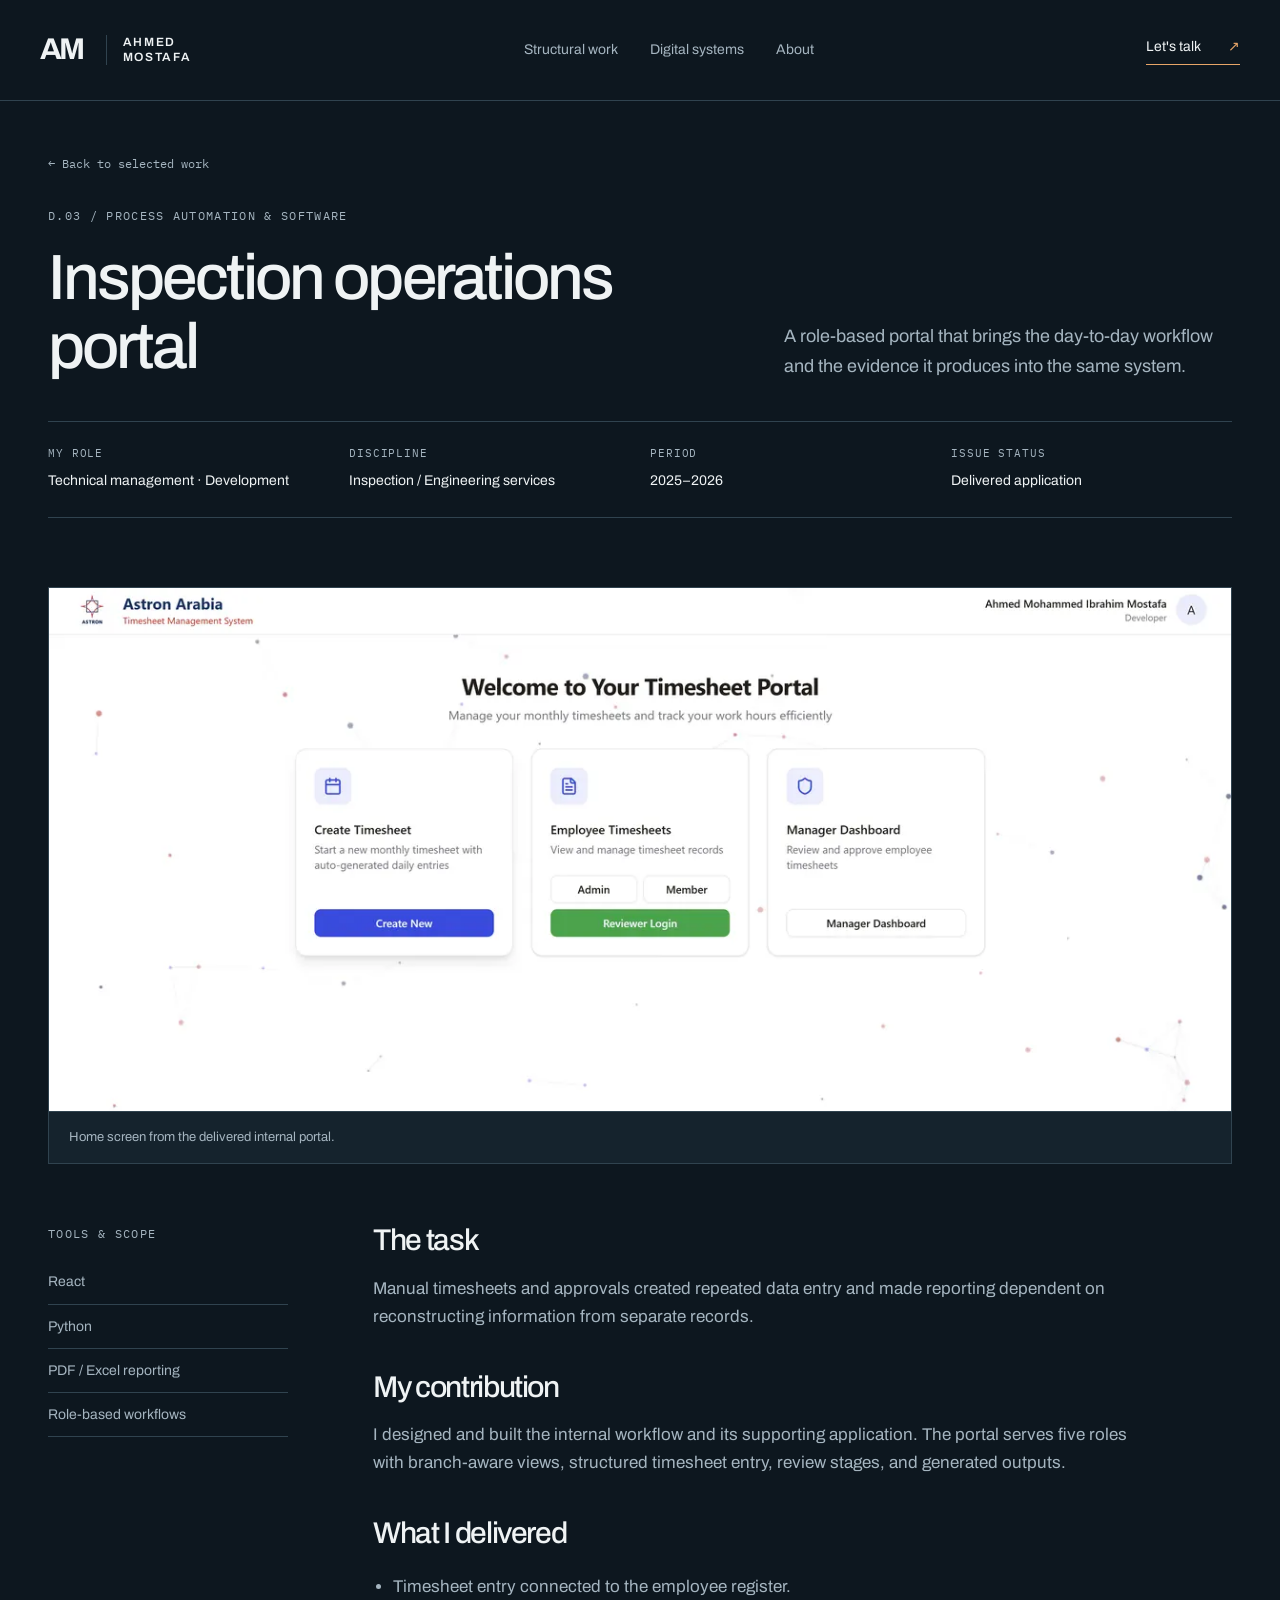
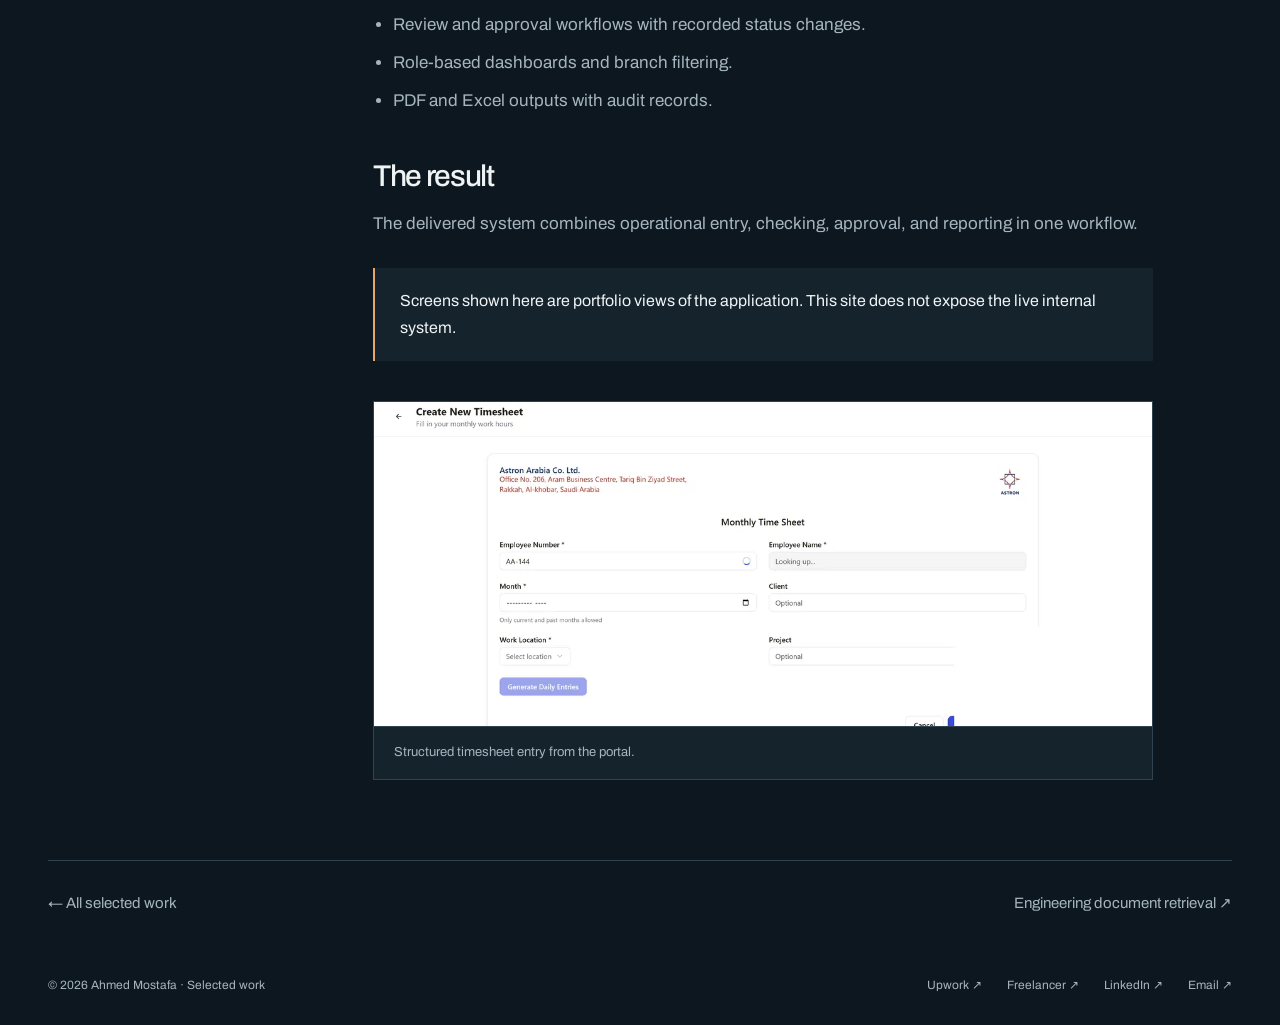
<file: inspection-operations-portal.html>
<!doctype html>
<html lang="en">
<head>
  <meta charset="utf-8">
  <meta name="viewport" content="width=device-width, initial-scale=1">
  <title>Inspection operations portal | Ahmed Mostafa</title>
  <meta name="description" content="A role-based portal that brings the day-to-day workflow and the evidence it produces into the same system.">
  <meta name="theme-color" content="#0d171f">
  <link rel="icon" href="favicon.svg" type="image/svg+xml">
  <link rel="preconnect" href="https://fonts.googleapis.com">
  <link rel="preconnect" href="https://fonts.gstatic.com" crossorigin>
  <link href="https://fonts.googleapis.com/css2?family=Archivo:wght@400;500;600;700;800&family=IBM+Plex+Mono:wght@400;500&display=swap" rel="stylesheet">
  <link rel="stylesheet" href="styles.css">
</head>
<body><a class="skip-link" href="#main">Skip to content</a><header class="site-header"><div class="header-inner">
    <a class="brand" href="index.html" aria-label="Ahmed Mostafa home"><span class="monogram">AM</span><span class="brand-name">AHMED<br>MOSTAFA</span></a>
    <nav aria-label="Main navigation"><a href="index.html#structural">Structural work</a><a href="index.html#systems">Digital systems</a><a href="index.html#about">About</a></nav>
    <a class="contact-link" href="index.html#contact">Let's talk <span aria-hidden="true">↗</span></a>
  </div></header><main id="main"><section class="case-header wrap"><a class="breadcrumb" href="index.html#systems">← Back to selected work</a><div class="case-heading"><div><p class="eyebrow">D.03 / Process automation &amp; software</p><h1>Inspection operations portal</h1></div><p>A role-based portal that brings the day-to-day workflow and the evidence it produces into the same system.</p></div><dl class="case-facts"><div><dt>MY ROLE</dt><dd>Technical management · Development</dd></div><div><dt>DISCIPLINE</dt><dd>Inspection / Engineering services</dd></div><div><dt>PERIOD</dt><dd>2025–2026</dd></div><div><dt>ISSUE STATUS</dt><dd>Delivered application</dd></div></dl></section><div class="wrap"><figure class="case-hero "><a href="assets/existing-08.webp" target="_blank" rel="noopener"><img src="assets/existing-08.webp" alt="Inspection company portal showing timesheet and management functions" width="1600" height="1000" fetchpriority="high"></a><figcaption>Home screen from the delivered internal portal.</figcaption></figure><div class="case-layout"><aside class="case-sidebar"><p class="eyebrow">TOOLS & SCOPE</p><ul><li>React</li><li>Python</li><li>PDF / Excel reporting</li><li>Role-based workflows</li></ul></aside><div class="case-prose"><section><h2>The task</h2><p>Manual timesheets and approvals created repeated data entry and made reporting dependent on reconstructing information from separate records.</p></section><section><h2>My contribution</h2><p>I designed and built the internal workflow and its supporting application. The portal serves five roles with branch-aware views, structured timesheet entry, review stages, and generated outputs.</p></section><section><h2>What I delivered</h2><ul><li>Timesheet entry connected to the employee register.</li><li>Review and approval workflows with recorded status changes.</li><li>Role-based dashboards and branch filtering.</li><li>PDF and Excel outputs with audit records.</li></ul></section><section><h2>The result</h2><p>The delivered system combines operational entry, checking, approval, and reporting in one workflow.</p><p class="status-note">Screens shown here are portfolio views of the application. This site does not expose the live internal system.</p></section><div class="gallery"><figure><a href="assets/existing-09.webp" target="_blank" rel="noopener"><img src="assets/existing-09.webp" alt="Structured timesheet entry from the portal." loading="lazy"></a><figcaption>Structured timesheet entry from the portal.</figcaption></figure></div></div></div><nav class="next-case" aria-label="Case study navigation"><a href="index.html#systems">← All selected work</a><a href="engineering-document-system.html">Engineering document retrieval ↗</a></nav></div></main><footer class="wrap footer"><span>© 2026 Ahmed Mostafa · Selected work</span><div><a href="https://www.upwork.com/freelancers/~018a36d388172dcc05" target="_blank" rel="noopener noreferrer">Upwork ↗</a><a href="https://www.freelancer.com/u/abcreativ" target="_blank" rel="noopener noreferrer">Freelancer ↗</a><a href="https://www.linkedin.com/in/ahmed-ibrahim-24a816218/" target="_blank" rel="noopener noreferrer">LinkedIn ↗</a><a href="mailto:ahmed.ibrahim.creative@gmail.com">Email ↗</a></div></footer></body></html>
</file>
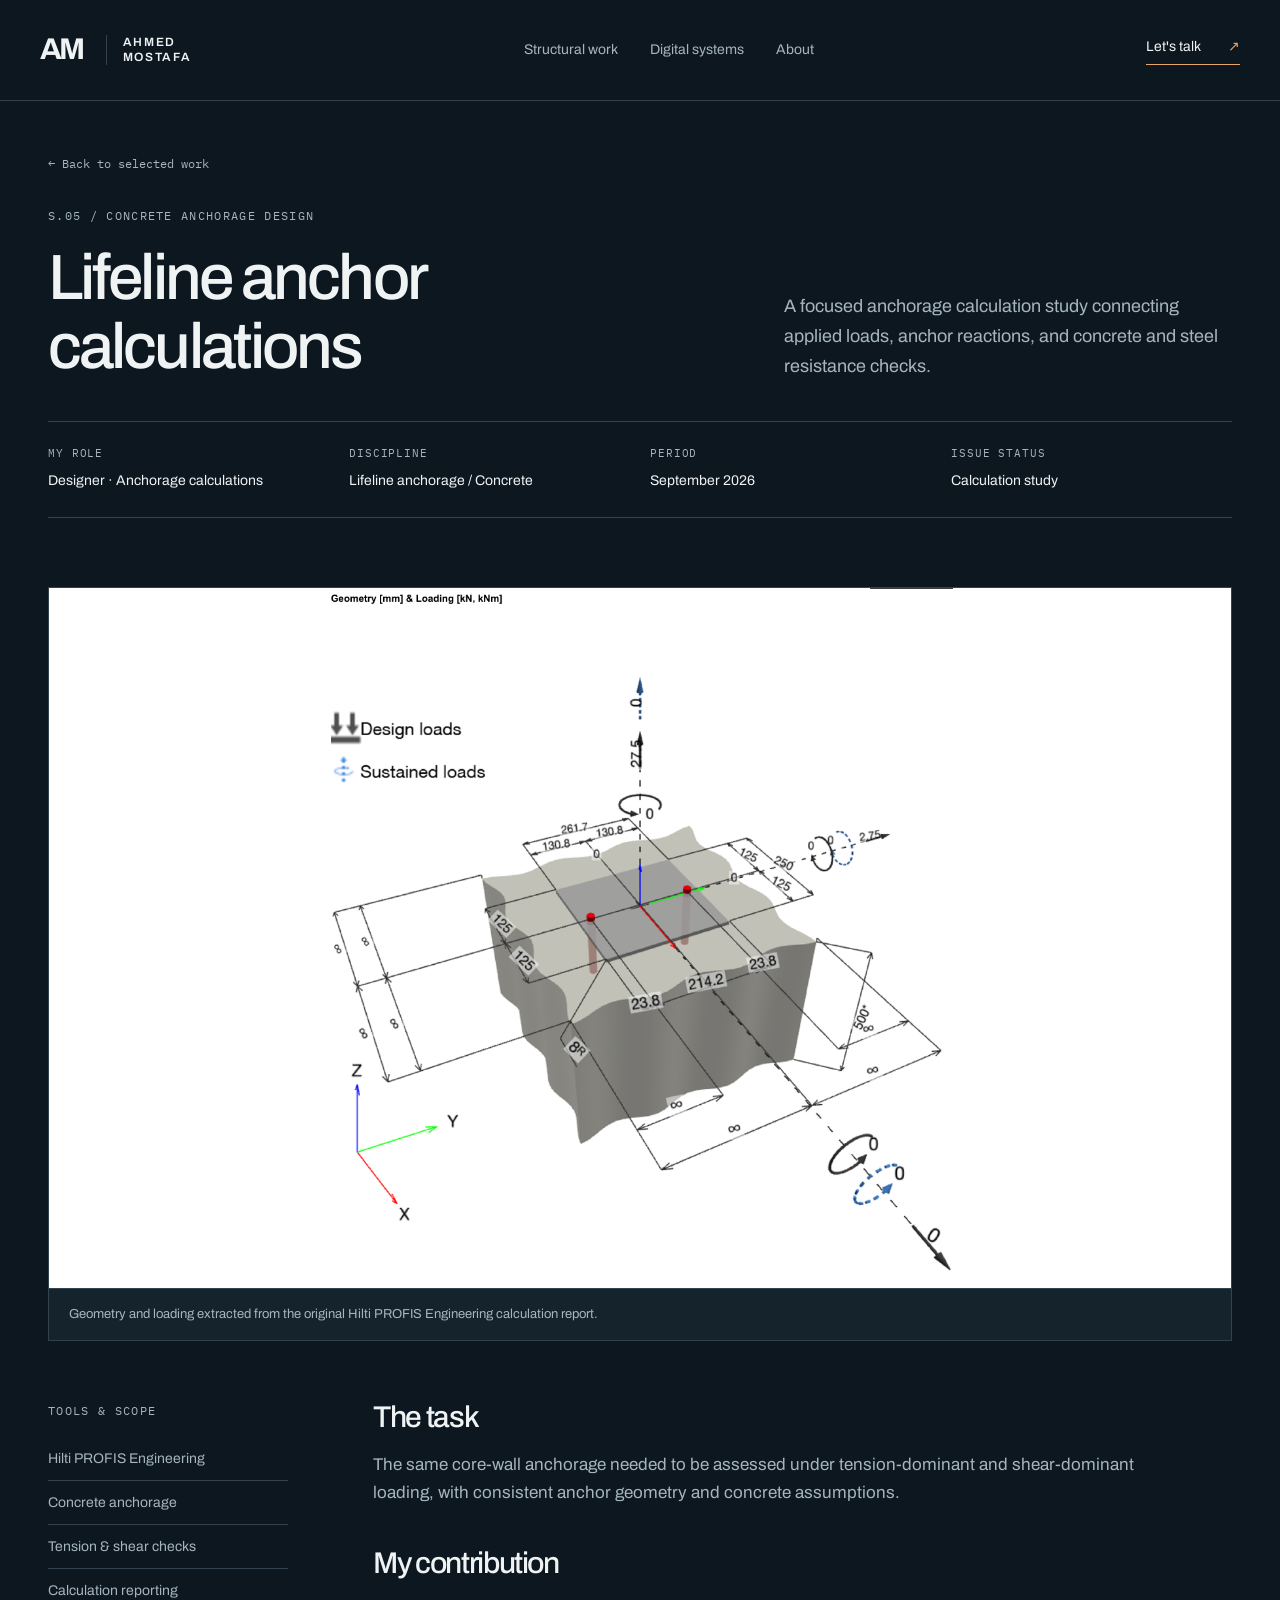
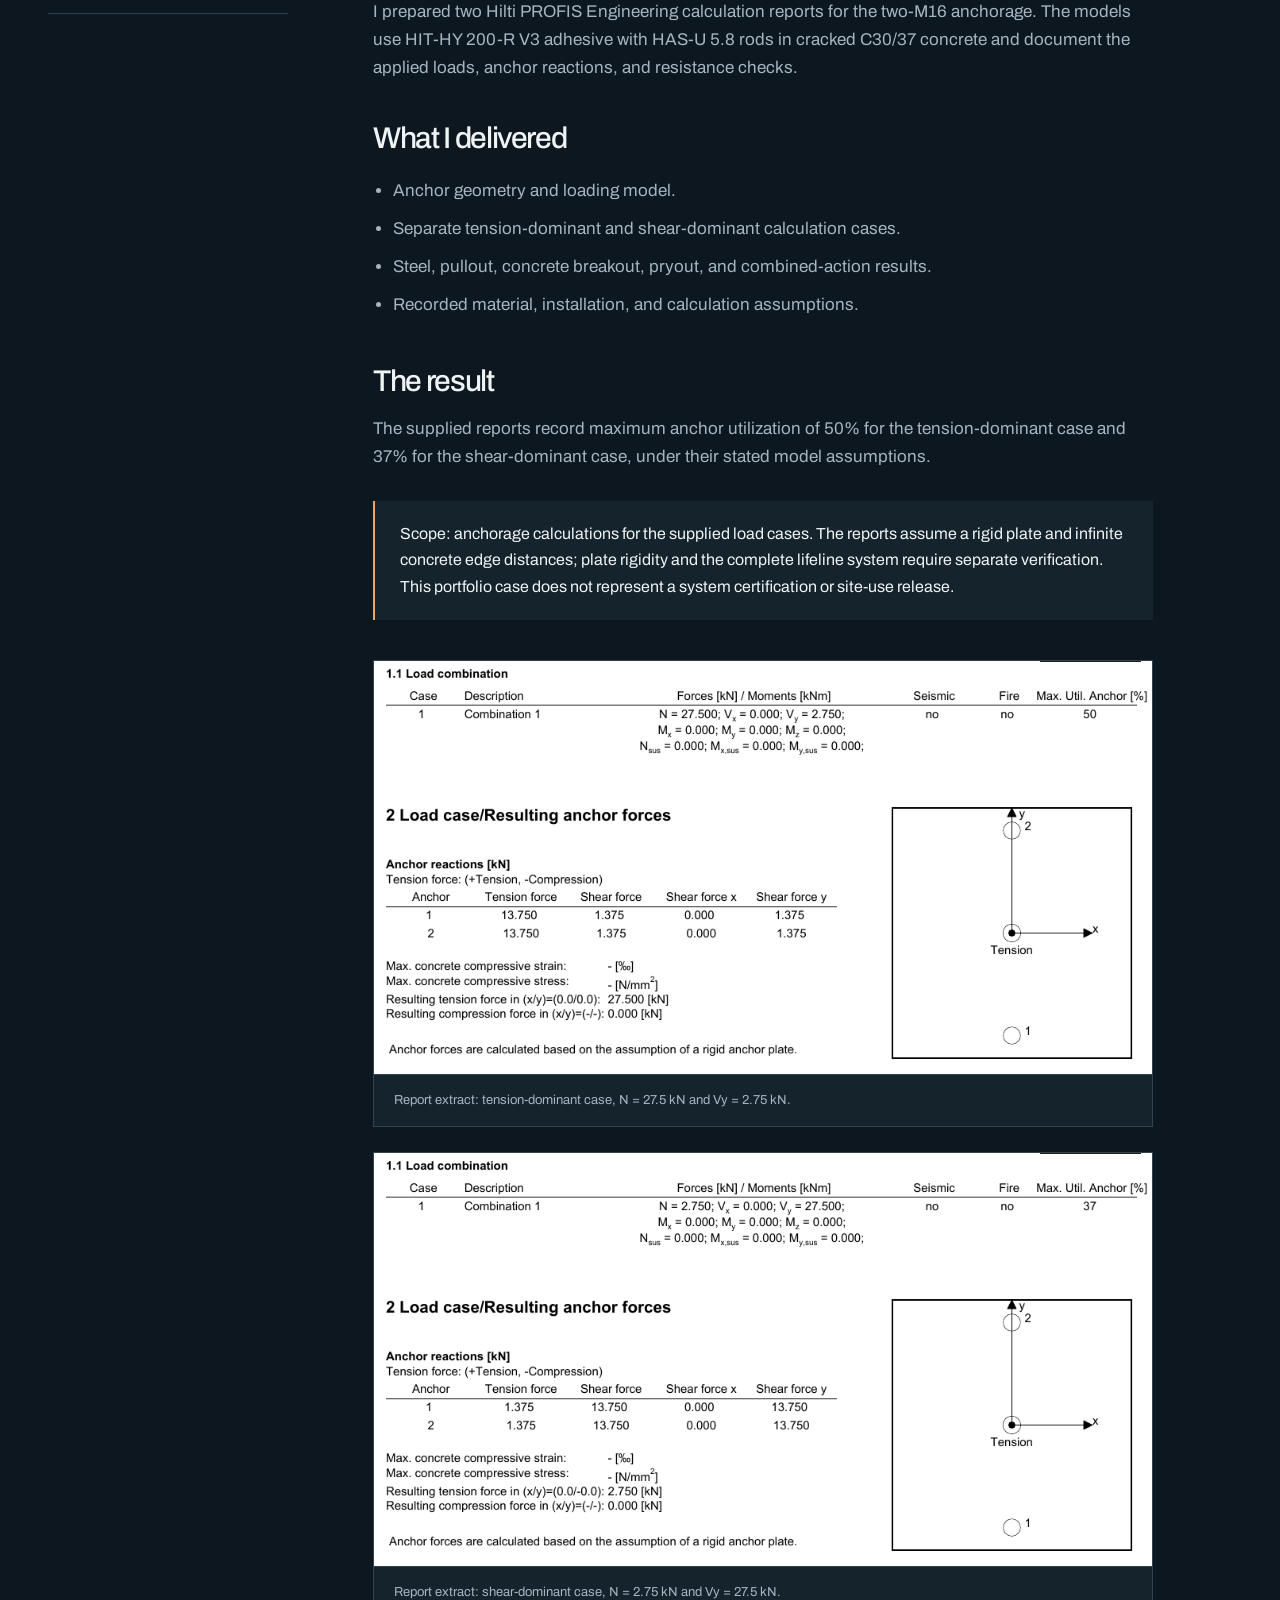
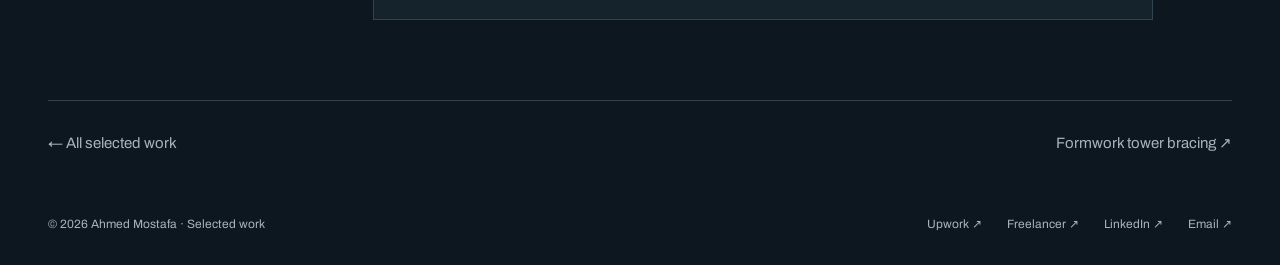
<file: lifeline-anchor-design.html>
<!doctype html>
<html lang="en">
<head>
  <meta charset="utf-8">
  <meta name="viewport" content="width=device-width, initial-scale=1">
  <title>Lifeline anchor calculations | Ahmed Mostafa</title>
  <meta name="description" content="A focused anchorage calculation study connecting applied loads, anchor reactions, and concrete and steel resistance checks.">
  <meta name="theme-color" content="#0d171f">
  <link rel="icon" href="favicon.svg" type="image/svg+xml">
  <link rel="preconnect" href="https://fonts.googleapis.com">
  <link rel="preconnect" href="https://fonts.gstatic.com" crossorigin>
  <link href="https://fonts.googleapis.com/css2?family=Archivo:wght@400;500;600;700;800&family=IBM+Plex+Mono:wght@400;500&display=swap" rel="stylesheet">
  <link rel="stylesheet" href="styles.css">
</head>
<body><a class="skip-link" href="#main">Skip to content</a><header class="site-header"><div class="header-inner">
    <a class="brand" href="index.html" aria-label="Ahmed Mostafa home"><span class="monogram">AM</span><span class="brand-name">AHMED<br>MOSTAFA</span></a>
    <nav aria-label="Main navigation"><a href="index.html#structural">Structural work</a><a href="index.html#systems">Digital systems</a><a href="index.html#about">About</a></nav>
    <a class="contact-link" href="index.html#contact">Let's talk <span aria-hidden="true">↗</span></a>
  </div></header><main id="main"><section class="case-header wrap"><a class="breadcrumb" href="index.html#structural">← Back to selected work</a><div class="case-heading"><div><p class="eyebrow">S.05 / Concrete anchorage design</p><h1>Lifeline anchor calculations</h1></div><p>A focused anchorage calculation study connecting applied loads, anchor reactions, and concrete and steel resistance checks.</p></div><dl class="case-facts"><div><dt>MY ROLE</dt><dd>Designer · Anchorage calculations</dd></div><div><dt>DISCIPLINE</dt><dd>Lifeline anchorage / Concrete</dd></div><div><dt>PERIOD</dt><dd>September 2026</dd></div><div><dt>ISSUE STATUS</dt><dd>Calculation study</dd></div></dl></section><div class="wrap"><figure class="case-hero light"><a href="assets/lifeline-anchor-model.png" target="_blank" rel="noopener"><img src="assets/lifeline-anchor-model.png" alt="Hilti PROFIS model of a two-anchor plate in concrete with geometry and applied tension and shear loads" width="1600" height="1000" fetchpriority="high"></a><figcaption>Geometry and loading extracted from the original Hilti PROFIS Engineering calculation report.</figcaption></figure><div class="case-layout"><aside class="case-sidebar"><p class="eyebrow">TOOLS & SCOPE</p><ul><li>Hilti PROFIS Engineering</li><li>Concrete anchorage</li><li>Tension &amp; shear checks</li><li>Calculation reporting</li></ul></aside><div class="case-prose"><section><h2>The task</h2><p>The same core-wall anchorage needed to be assessed under tension-dominant and shear-dominant loading, with consistent anchor geometry and concrete assumptions.</p></section><section><h2>My contribution</h2><p>I prepared two Hilti PROFIS Engineering calculation reports for the two-M16 anchorage. The models use HIT-HY 200-R V3 adhesive with HAS-U 5.8 rods in cracked C30/37 concrete and document the applied loads, anchor reactions, and resistance checks.</p></section><section><h2>What I delivered</h2><ul><li>Anchor geometry and loading model.</li><li>Separate tension-dominant and shear-dominant calculation cases.</li><li>Steel, pullout, concrete breakout, pryout, and combined-action results.</li><li>Recorded material, installation, and calculation assumptions.</li></ul></section><section><h2>The result</h2><p>The supplied reports record maximum anchor utilization of 50% for the tension-dominant case and 37% for the shear-dominant case, under their stated model assumptions.</p><p class="status-note">Scope: anchorage calculations for the supplied load cases. The reports assume a rigid plate and infinite concrete edge distances; plate rigidity and the complete lifeline system require separate verification. This portfolio case does not represent a system certification or site-use release.</p></section><div class="gallery"><figure><a href="assets/lifeline-tension-results.png" target="_blank" rel="noopener"><img src="assets/lifeline-tension-results.png" alt="Report extract: tension-dominant case, N = 27.5 kN and Vy = 2.75 kN." loading="lazy"></a><figcaption>Report extract: tension-dominant case, N = 27.5 kN and Vy = 2.75 kN.</figcaption></figure><figure><a href="assets/lifeline-shear-results.png" target="_blank" rel="noopener"><img src="assets/lifeline-shear-results.png" alt="Report extract: shear-dominant case, N = 2.75 kN and Vy = 27.5 kN." loading="lazy"></a><figcaption>Report extract: shear-dominant case, N = 2.75 kN and Vy = 27.5 kN.</figcaption></figure></div></div></div><nav class="next-case" aria-label="Case study navigation"><a href="index.html#structural">← All selected work</a><a href="formwork-bracing.html">Formwork tower bracing ↗</a></nav></div></main><footer class="wrap footer"><span>© 2026 Ahmed Mostafa · Selected work</span><div><a href="https://www.upwork.com/freelancers/~018a36d388172dcc05" target="_blank" rel="noopener noreferrer">Upwork ↗</a><a href="https://www.freelancer.com/u/abcreativ" target="_blank" rel="noopener noreferrer">Freelancer ↗</a><a href="https://www.linkedin.com/in/ahmed-ibrahim-24a816218/" target="_blank" rel="noopener noreferrer">LinkedIn ↗</a><a href="mailto:ahmed.ibrahim.creative@gmail.com">Email ↗</a></div></footer></body></html>
</file>
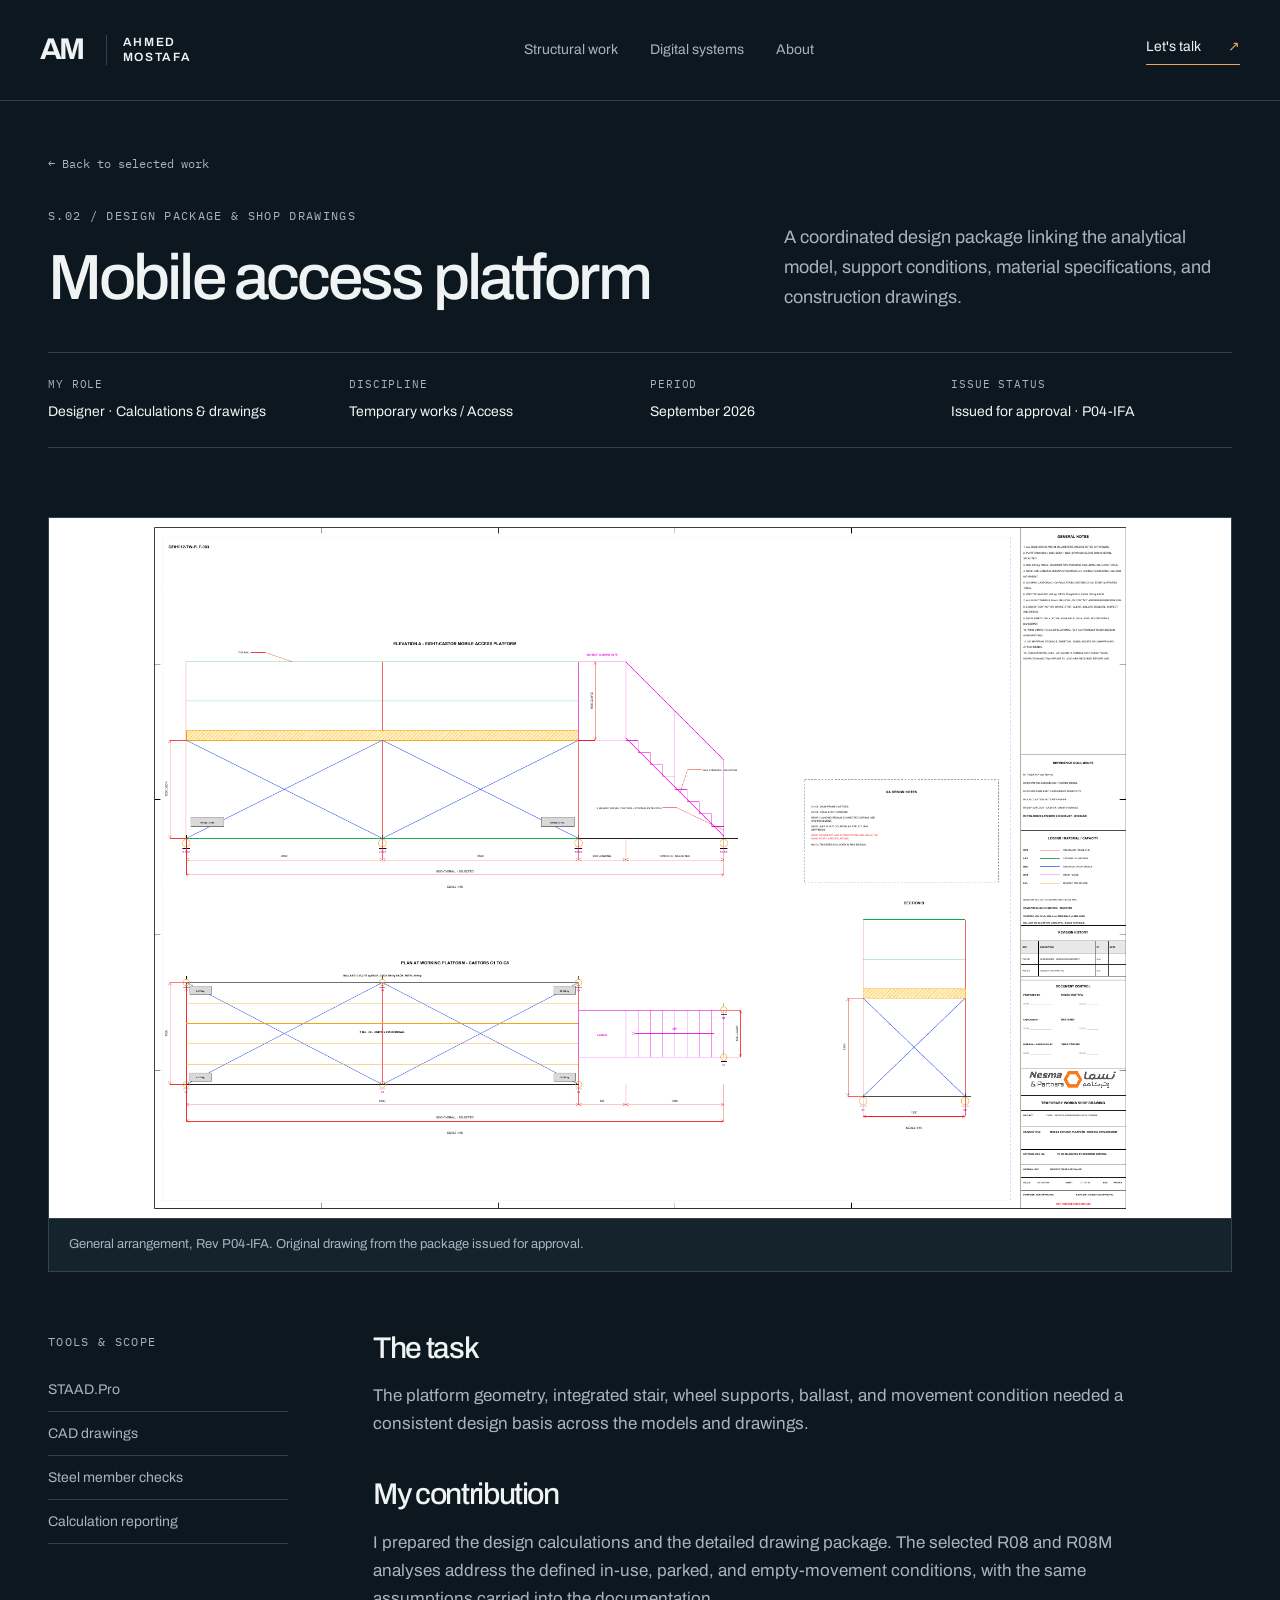
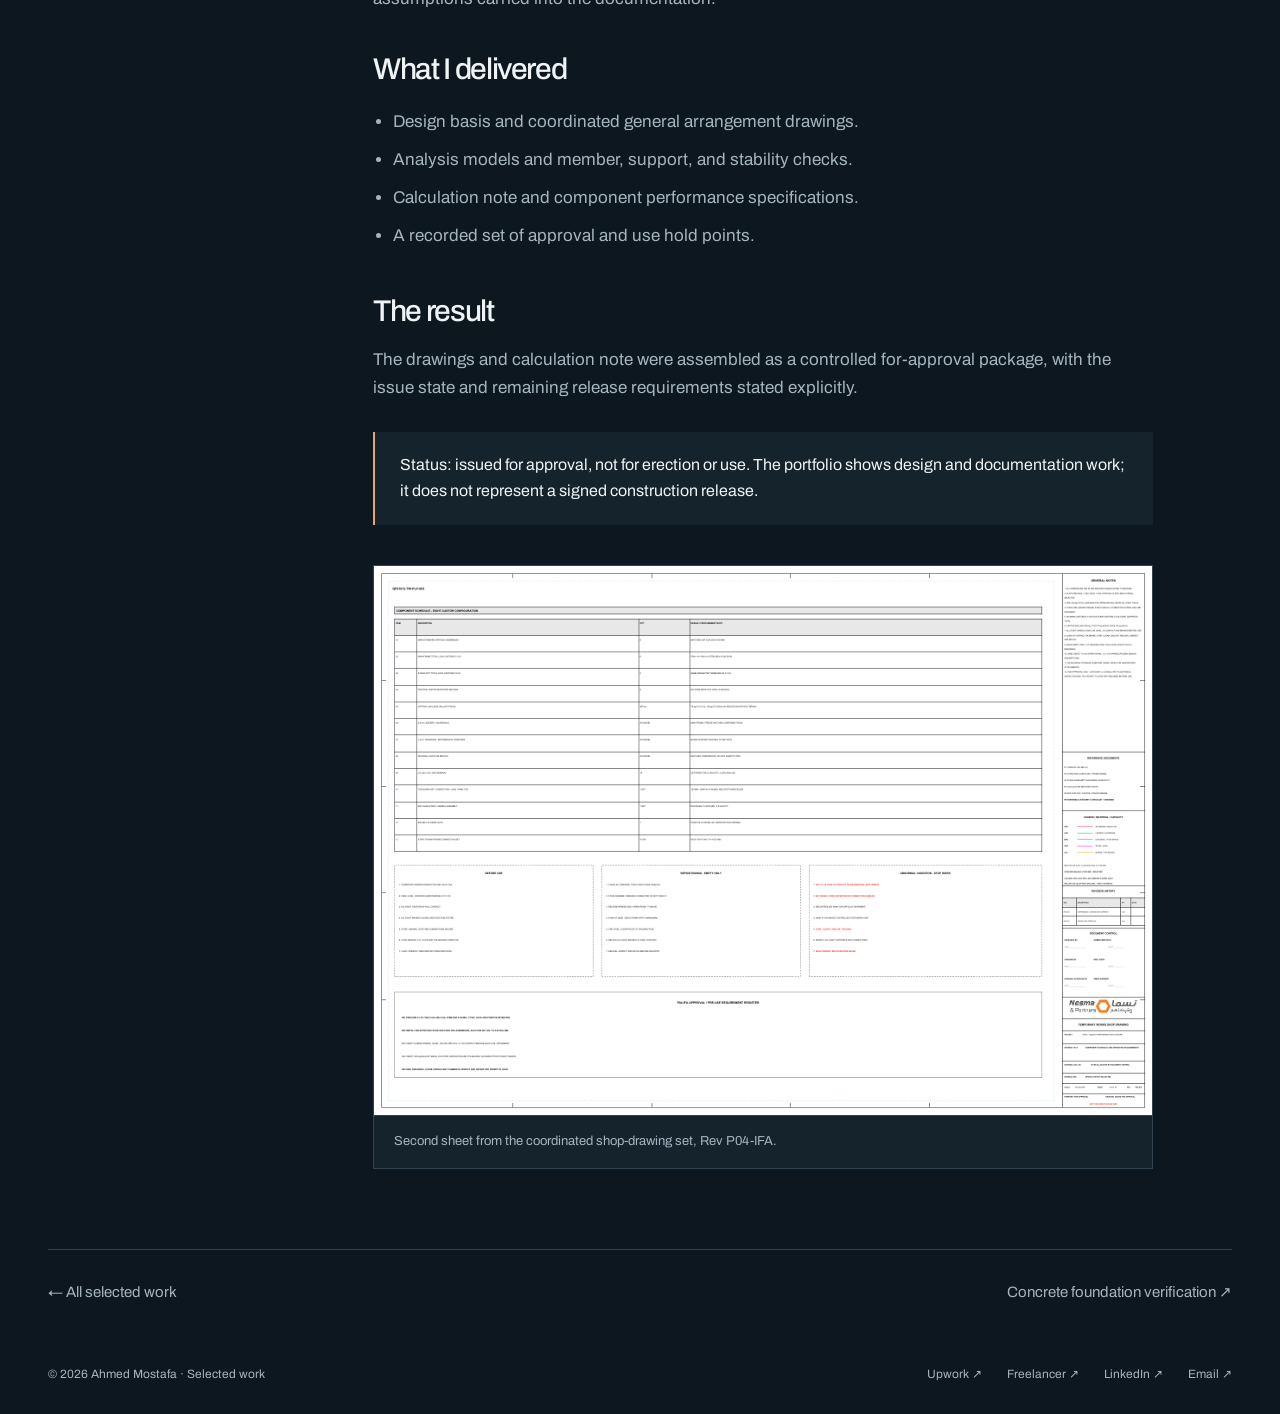
<file: mobile-access-platform.html>
<!doctype html>
<html lang="en">
<head>
  <meta charset="utf-8">
  <meta name="viewport" content="width=device-width, initial-scale=1">
  <title>Mobile access platform | Ahmed Mostafa</title>
  <meta name="description" content="A coordinated design package linking the analytical model, support conditions, material specifications, and construction drawings.">
  <meta name="theme-color" content="#0d171f">
  <link rel="icon" href="favicon.svg" type="image/svg+xml">
  <link rel="preconnect" href="https://fonts.googleapis.com">
  <link rel="preconnect" href="https://fonts.gstatic.com" crossorigin>
  <link href="https://fonts.googleapis.com/css2?family=Archivo:wght@400;500;600;700;800&family=IBM+Plex+Mono:wght@400;500&display=swap" rel="stylesheet">
  <link rel="stylesheet" href="styles.css">
</head>
<body><a class="skip-link" href="#main">Skip to content</a><header class="site-header"><div class="header-inner">
    <a class="brand" href="index.html" aria-label="Ahmed Mostafa home"><span class="monogram">AM</span><span class="brand-name">AHMED<br>MOSTAFA</span></a>
    <nav aria-label="Main navigation"><a href="index.html#structural">Structural work</a><a href="index.html#systems">Digital systems</a><a href="index.html#about">About</a></nav>
    <a class="contact-link" href="index.html#contact">Let's talk <span aria-hidden="true">↗</span></a>
  </div></header><main id="main"><section class="case-header wrap"><a class="breadcrumb" href="index.html#structural">← Back to selected work</a><div class="case-heading"><div><p class="eyebrow">S.02 / Design package &amp; shop drawings</p><h1>Mobile access platform</h1></div><p>A coordinated design package linking the analytical model, support conditions, material specifications, and construction drawings.</p></div><dl class="case-facts"><div><dt>MY ROLE</dt><dd>Designer · Calculations &amp; drawings</dd></div><div><dt>DISCIPLINE</dt><dd>Temporary works / Access</dd></div><div><dt>PERIOD</dt><dd>September 2026</dd></div><div><dt>ISSUE STATUS</dt><dd>Issued for approval · P04-IFA</dd></div></dl></section><div class="wrap"><figure class="case-hero light"><a href="assets/platform-drawing.png" target="_blank" rel="noopener"><img src="assets/platform-drawing.png" alt="General arrangement drawing of an eight-castor mobile Cuplock platform with integrated stair, including plan and elevation" width="1600" height="1000" fetchpriority="high"></a><figcaption>General arrangement, Rev P04-IFA. Original drawing from the package issued for approval.</figcaption></figure><div class="case-layout"><aside class="case-sidebar"><p class="eyebrow">TOOLS & SCOPE</p><ul><li>STAAD.Pro</li><li>CAD drawings</li><li>Steel member checks</li><li>Calculation reporting</li></ul></aside><div class="case-prose"><section><h2>The task</h2><p>The platform geometry, integrated stair, wheel supports, ballast, and movement condition needed a consistent design basis across the models and drawings.</p></section><section><h2>My contribution</h2><p>I prepared the design calculations and the detailed drawing package. The selected R08 and R08M analyses address the defined in-use, parked, and empty-movement conditions, with the same assumptions carried into the documentation.</p></section><section><h2>What I delivered</h2><ul><li>Design basis and coordinated general arrangement drawings.</li><li>Analysis models and member, support, and stability checks.</li><li>Calculation note and component performance specifications.</li><li>A recorded set of approval and use hold points.</li></ul></section><section><h2>The result</h2><p>The drawings and calculation note were assembled as a controlled for-approval package, with the issue state and remaining release requirements stated explicitly.</p><p class="status-note">Status: issued for approval, not for erection or use. The portfolio shows design and documentation work; it does not represent a signed construction release.</p></section><div class="gallery"><figure><a href="assets/platform-details.png" target="_blank" rel="noopener"><img src="assets/platform-details.png" alt="Second sheet from the coordinated shop-drawing set, Rev P04-IFA." loading="lazy"></a><figcaption>Second sheet from the coordinated shop-drawing set, Rev P04-IFA.</figcaption></figure></div></div></div><nav class="next-case" aria-label="Case study navigation"><a href="index.html#structural">← All selected work</a><a href="concrete-foundation-review.html">Concrete foundation verification ↗</a></nav></div></main><footer class="wrap footer"><span>© 2026 Ahmed Mostafa · Selected work</span><div><a href="https://www.upwork.com/freelancers/~018a36d388172dcc05" target="_blank" rel="noopener noreferrer">Upwork ↗</a><a href="https://www.freelancer.com/u/abcreativ" target="_blank" rel="noopener noreferrer">Freelancer ↗</a><a href="https://www.linkedin.com/in/ahmed-ibrahim-24a816218/" target="_blank" rel="noopener noreferrer">LinkedIn ↗</a><a href="mailto:ahmed.ibrahim.creative@gmail.com">Email ↗</a></div></footer></body></html>
</file>
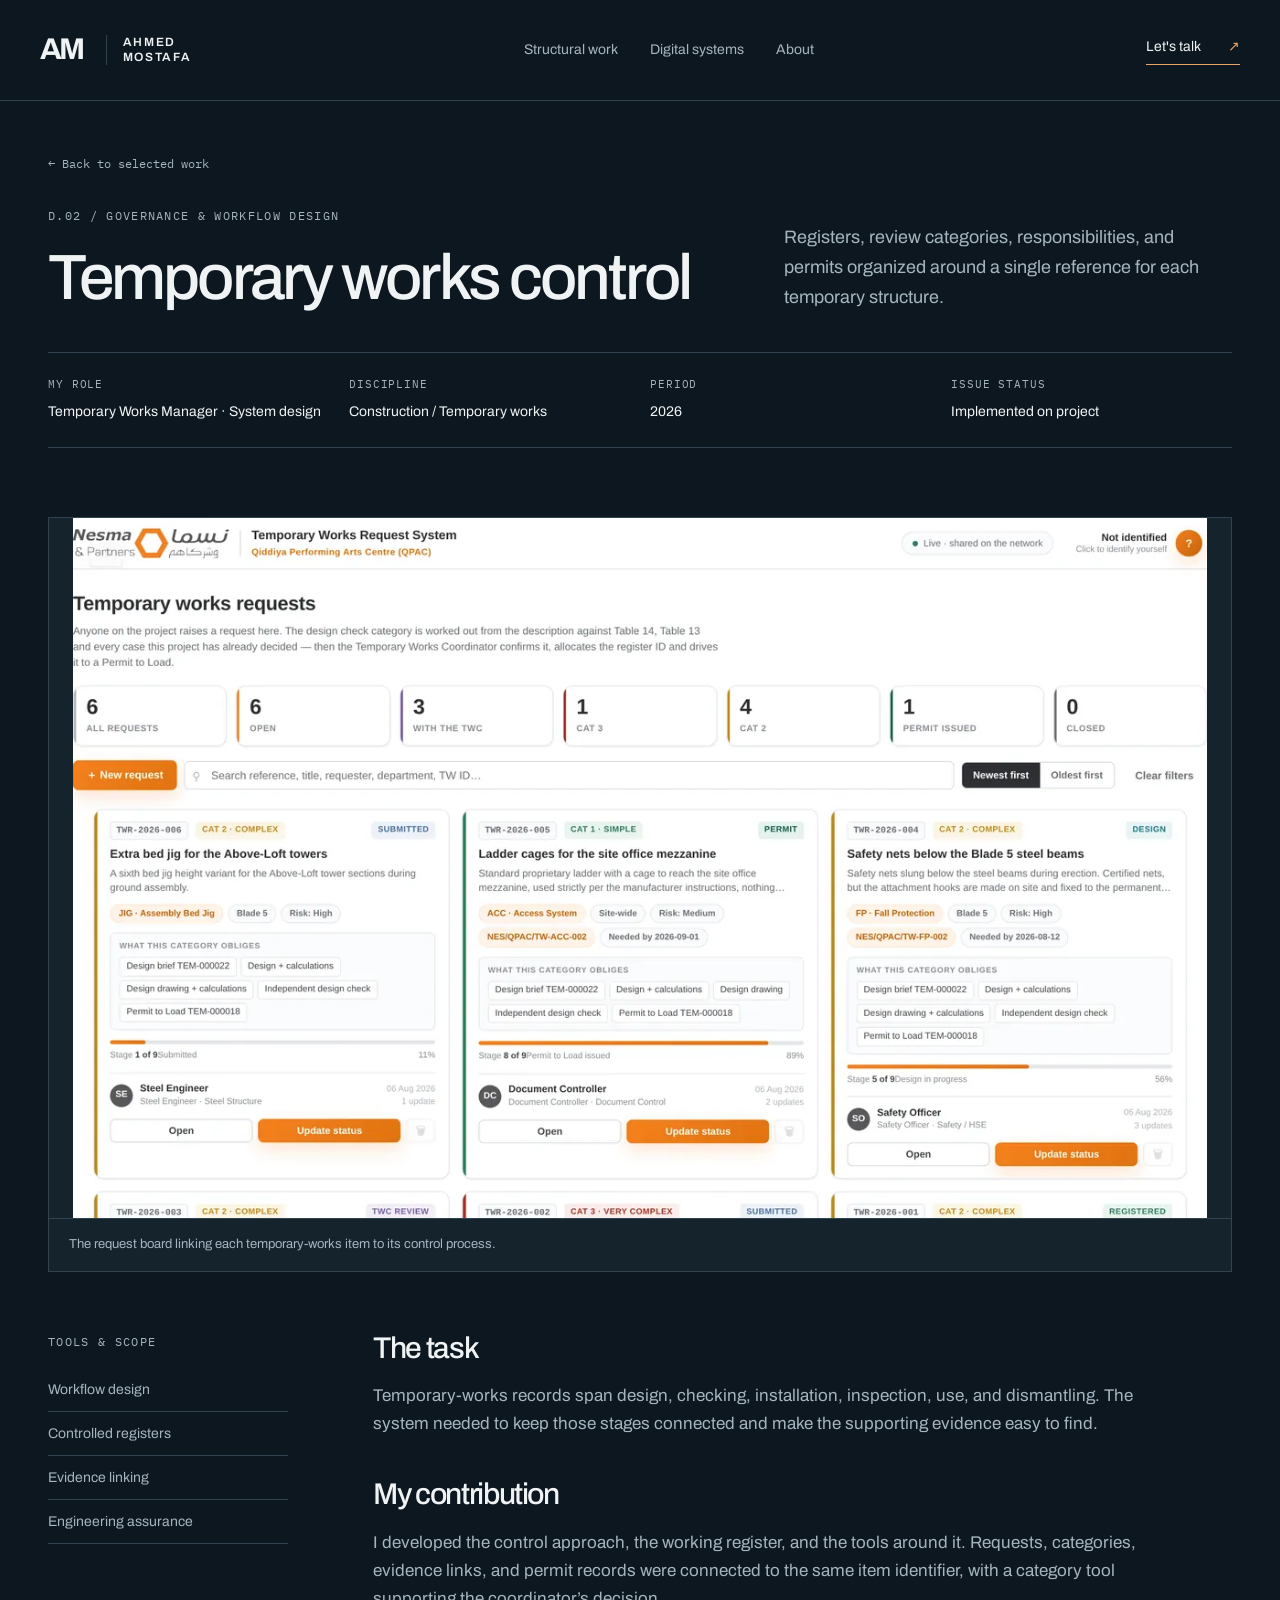
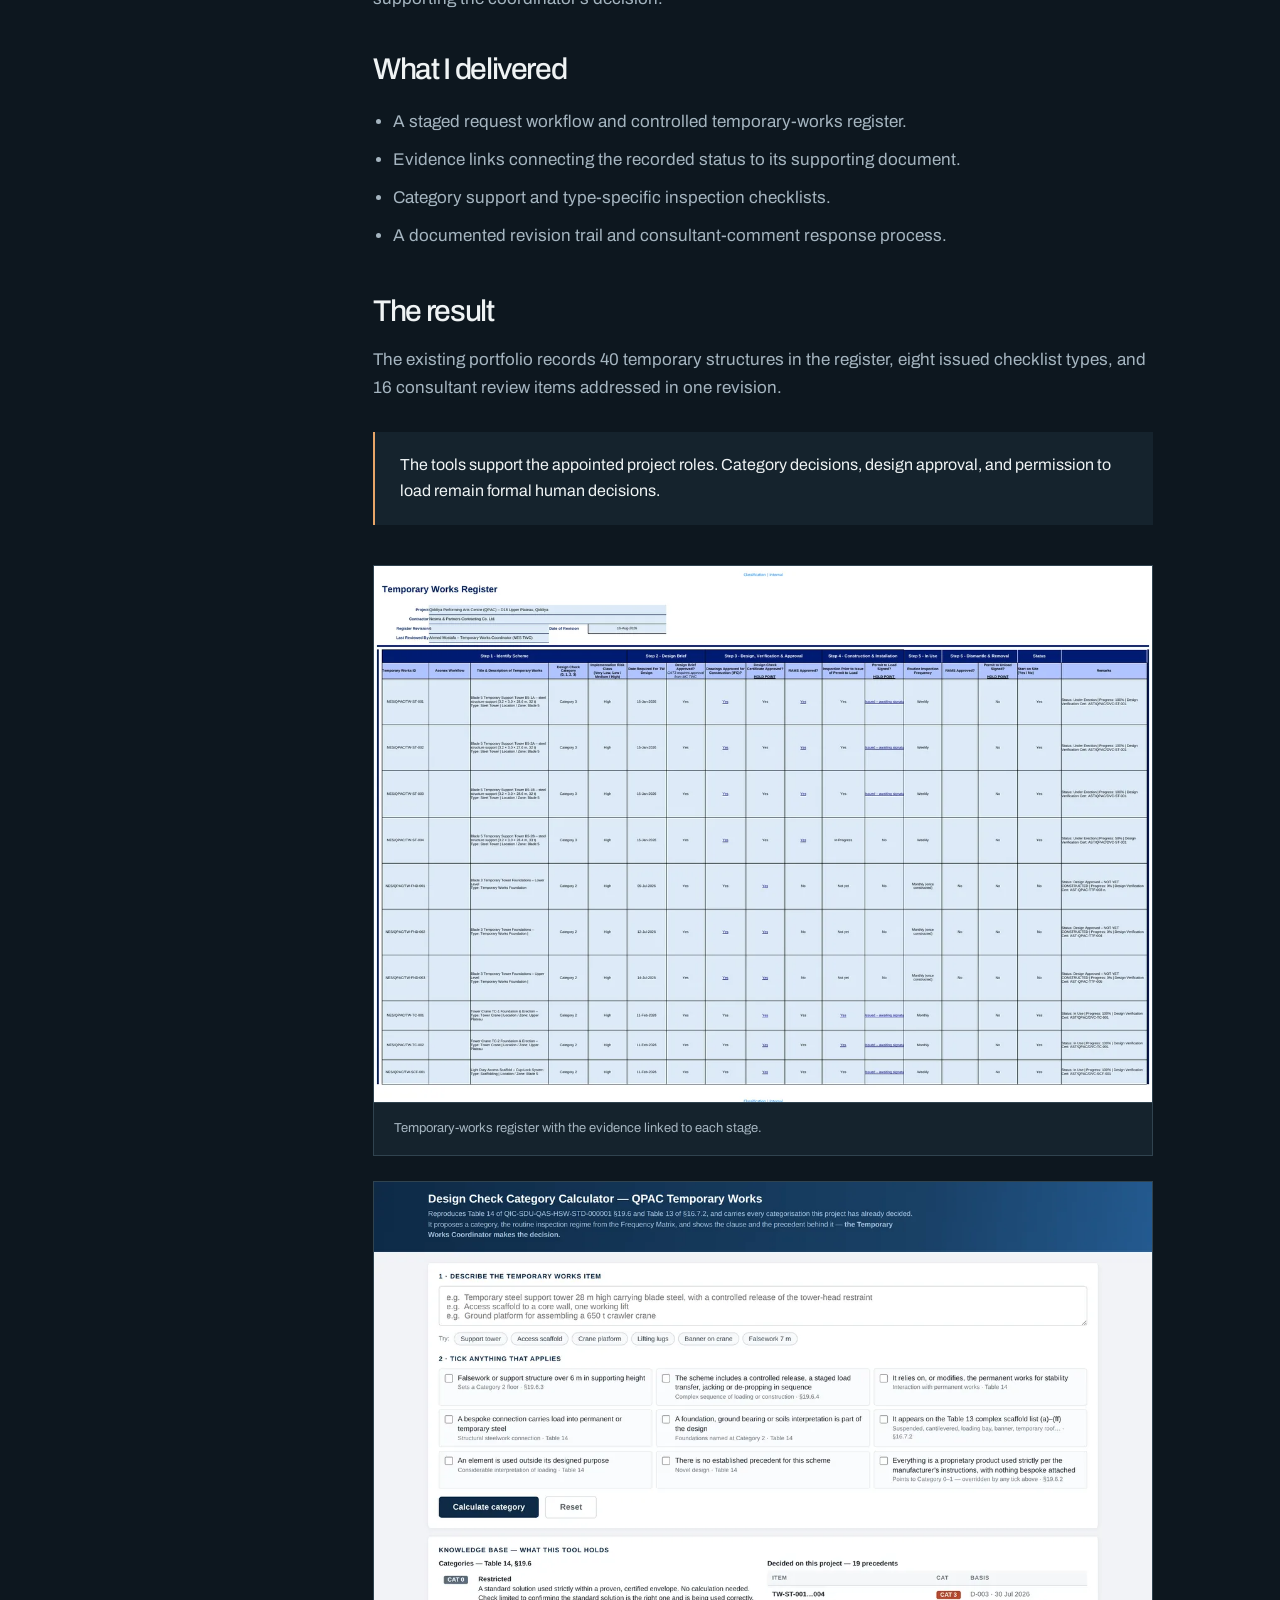
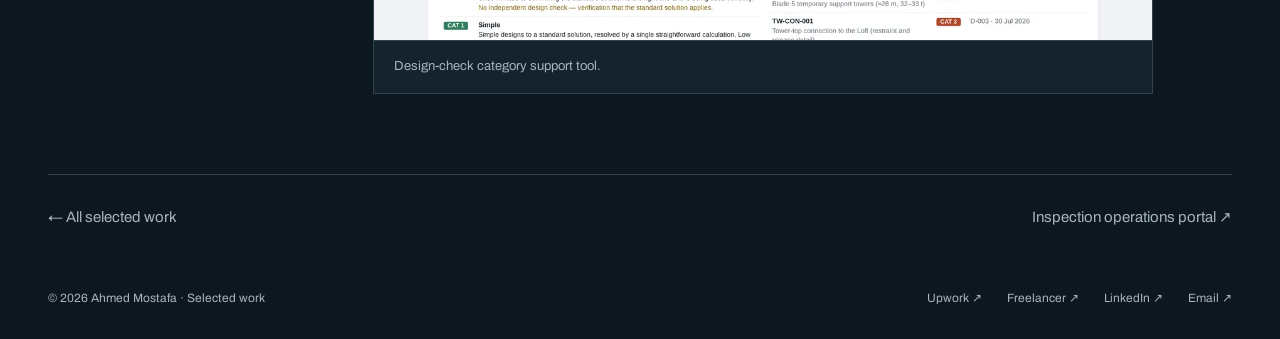
<file: temporary-works-control.html>
<!doctype html>
<html lang="en">
<head>
  <meta charset="utf-8">
  <meta name="viewport" content="width=device-width, initial-scale=1">
  <title>Temporary works control | Ahmed Mostafa</title>
  <meta name="description" content="Registers, review categories, responsibilities, and permits organized around a single reference for each temporary structure.">
  <meta name="theme-color" content="#0d171f">
  <link rel="icon" href="favicon.svg" type="image/svg+xml">
  <link rel="preconnect" href="https://fonts.googleapis.com">
  <link rel="preconnect" href="https://fonts.gstatic.com" crossorigin>
  <link href="https://fonts.googleapis.com/css2?family=Archivo:wght@400;500;600;700;800&family=IBM+Plex+Mono:wght@400;500&display=swap" rel="stylesheet">
  <link rel="stylesheet" href="styles.css">
</head>
<body><a class="skip-link" href="#main">Skip to content</a><header class="site-header"><div class="header-inner">
    <a class="brand" href="index.html" aria-label="Ahmed Mostafa home"><span class="monogram">AM</span><span class="brand-name">AHMED<br>MOSTAFA</span></a>
    <nav aria-label="Main navigation"><a href="index.html#structural">Structural work</a><a href="index.html#systems">Digital systems</a><a href="index.html#about">About</a></nav>
    <a class="contact-link" href="index.html#contact">Let's talk <span aria-hidden="true">↗</span></a>
  </div></header><main id="main"><section class="case-header wrap"><a class="breadcrumb" href="index.html#systems">← Back to selected work</a><div class="case-heading"><div><p class="eyebrow">D.02 / Governance &amp; workflow design</p><h1>Temporary works control</h1></div><p>Registers, review categories, responsibilities, and permits organized around a single reference for each temporary structure.</p></div><dl class="case-facts"><div><dt>MY ROLE</dt><dd>Temporary Works Manager · System design</dd></div><div><dt>DISCIPLINE</dt><dd>Construction / Temporary works</dd></div><div><dt>PERIOD</dt><dd>2026</dd></div><div><dt>ISSUE STATUS</dt><dd>Implemented on project</dd></div></dl></section><div class="wrap"><figure class="case-hero "><a href="assets/existing-05.webp" target="_blank" rel="noopener"><img src="assets/existing-05.webp" alt="Temporary works request board showing requests and workflow stages" width="1600" height="1000" fetchpriority="high"></a><figcaption>The request board linking each temporary-works item to its control process.</figcaption></figure><div class="case-layout"><aside class="case-sidebar"><p class="eyebrow">TOOLS & SCOPE</p><ul><li>Workflow design</li><li>Controlled registers</li><li>Evidence linking</li><li>Engineering assurance</li></ul></aside><div class="case-prose"><section><h2>The task</h2><p>Temporary-works records span design, checking, installation, inspection, use, and dismantling. The system needed to keep those stages connected and make the supporting evidence easy to find.</p></section><section><h2>My contribution</h2><p>I developed the control approach, the working register, and the tools around it. Requests, categories, evidence links, and permit records were connected to the same item identifier, with a category tool supporting the coordinator’s decision.</p></section><section><h2>What I delivered</h2><ul><li>A staged request workflow and controlled temporary-works register.</li><li>Evidence links connecting the recorded status to its supporting document.</li><li>Category support and type-specific inspection checklists.</li><li>A documented revision trail and consultant-comment response process.</li></ul></section><section><h2>The result</h2><p>The existing portfolio records 40 temporary structures in the register, eight issued checklist types, and 16 consultant review items addressed in one revision.</p><p class="status-note">The tools support the appointed project roles. Category decisions, design approval, and permission to load remain formal human decisions.</p></section><div class="gallery"><figure><a href="assets/existing-06.webp" target="_blank" rel="noopener"><img src="assets/existing-06.webp" alt="Temporary-works register with the evidence linked to each stage." loading="lazy"></a><figcaption>Temporary-works register with the evidence linked to each stage.</figcaption></figure><figure><a href="assets/existing-07.webp" target="_blank" rel="noopener"><img src="assets/existing-07.webp" alt="Design-check category support tool." loading="lazy"></a><figcaption>Design-check category support tool.</figcaption></figure></div></div></div><nav class="next-case" aria-label="Case study navigation"><a href="index.html#systems">← All selected work</a><a href="inspection-operations-portal.html">Inspection operations portal ↗</a></nav></div></main><footer class="wrap footer"><span>© 2026 Ahmed Mostafa · Selected work</span><div><a href="https://www.upwork.com/freelancers/~018a36d388172dcc05" target="_blank" rel="noopener noreferrer">Upwork ↗</a><a href="https://www.freelancer.com/u/abcreativ" target="_blank" rel="noopener noreferrer">Freelancer ↗</a><a href="https://www.linkedin.com/in/ahmed-ibrahim-24a816218/" target="_blank" rel="noopener noreferrer">LinkedIn ↗</a><a href="mailto:ahmed.ibrahim.creative@gmail.com">Email ↗</a></div></footer></body></html>
</file>
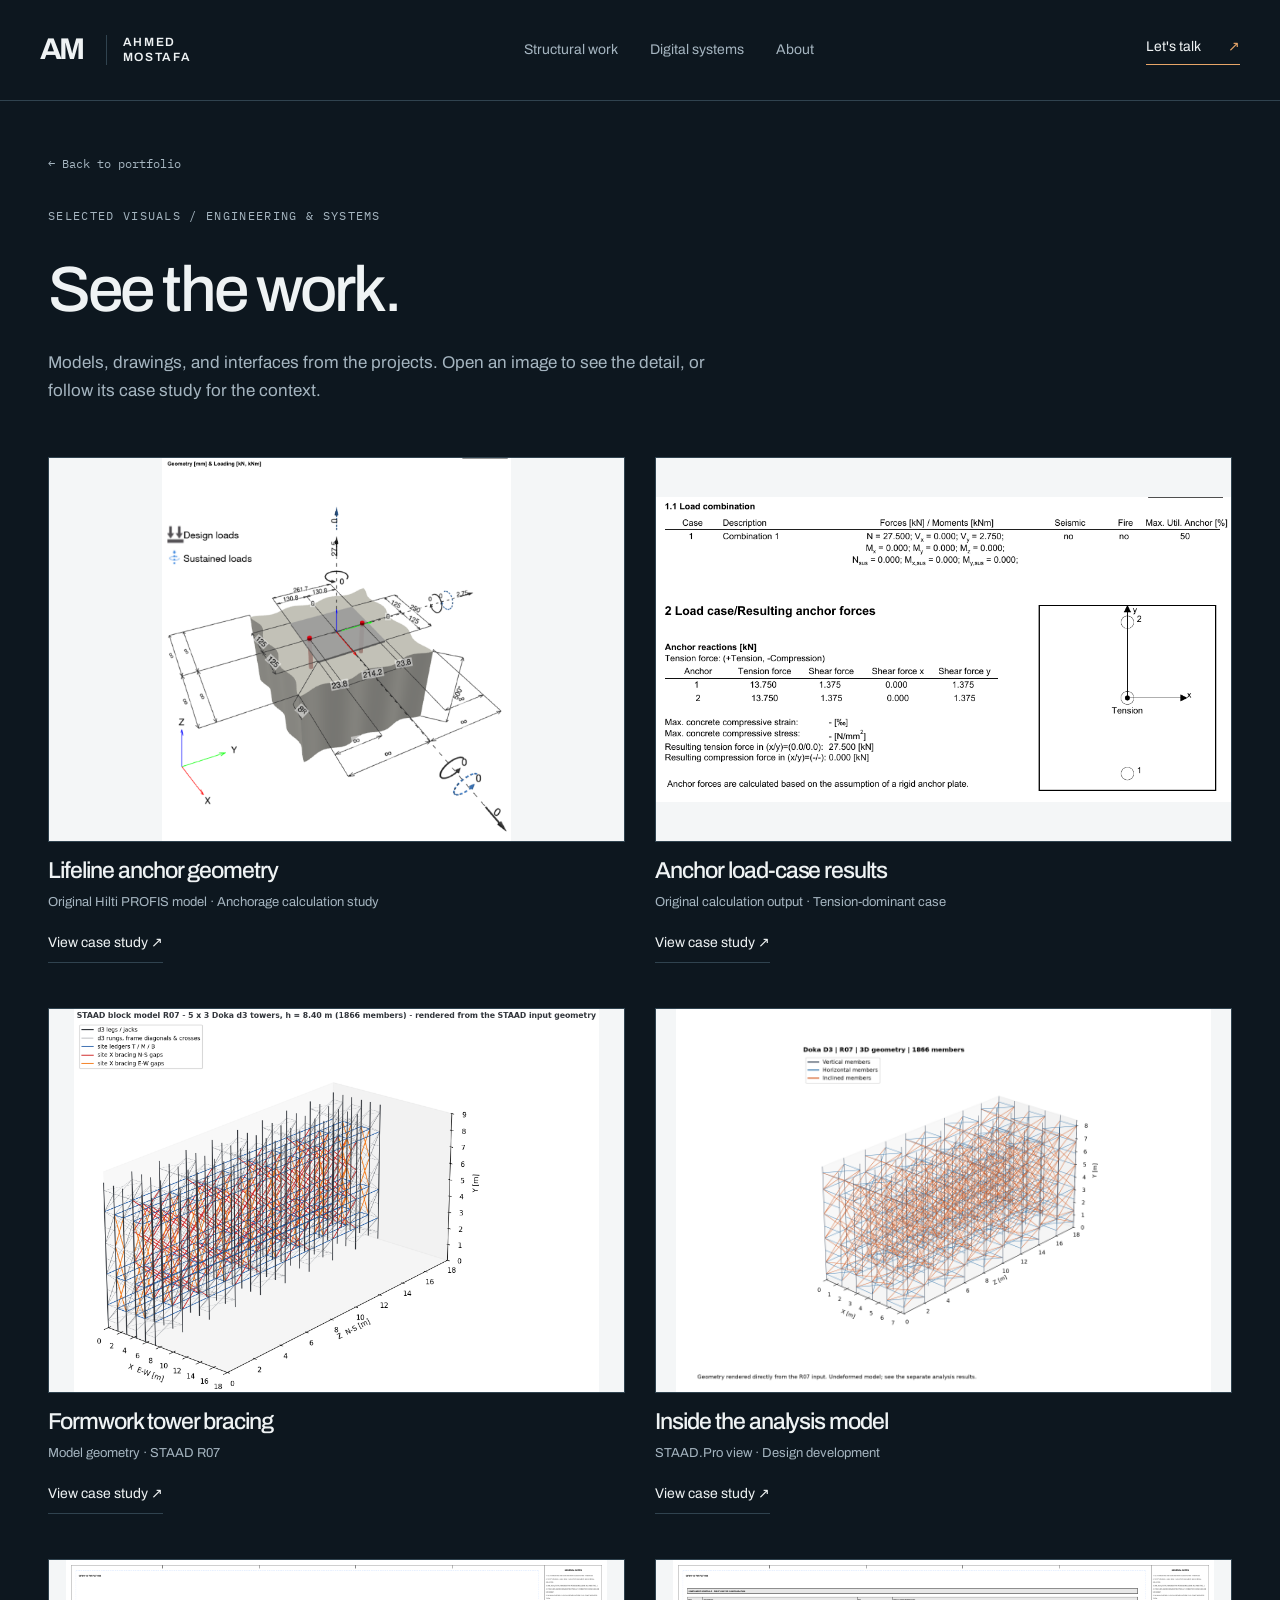
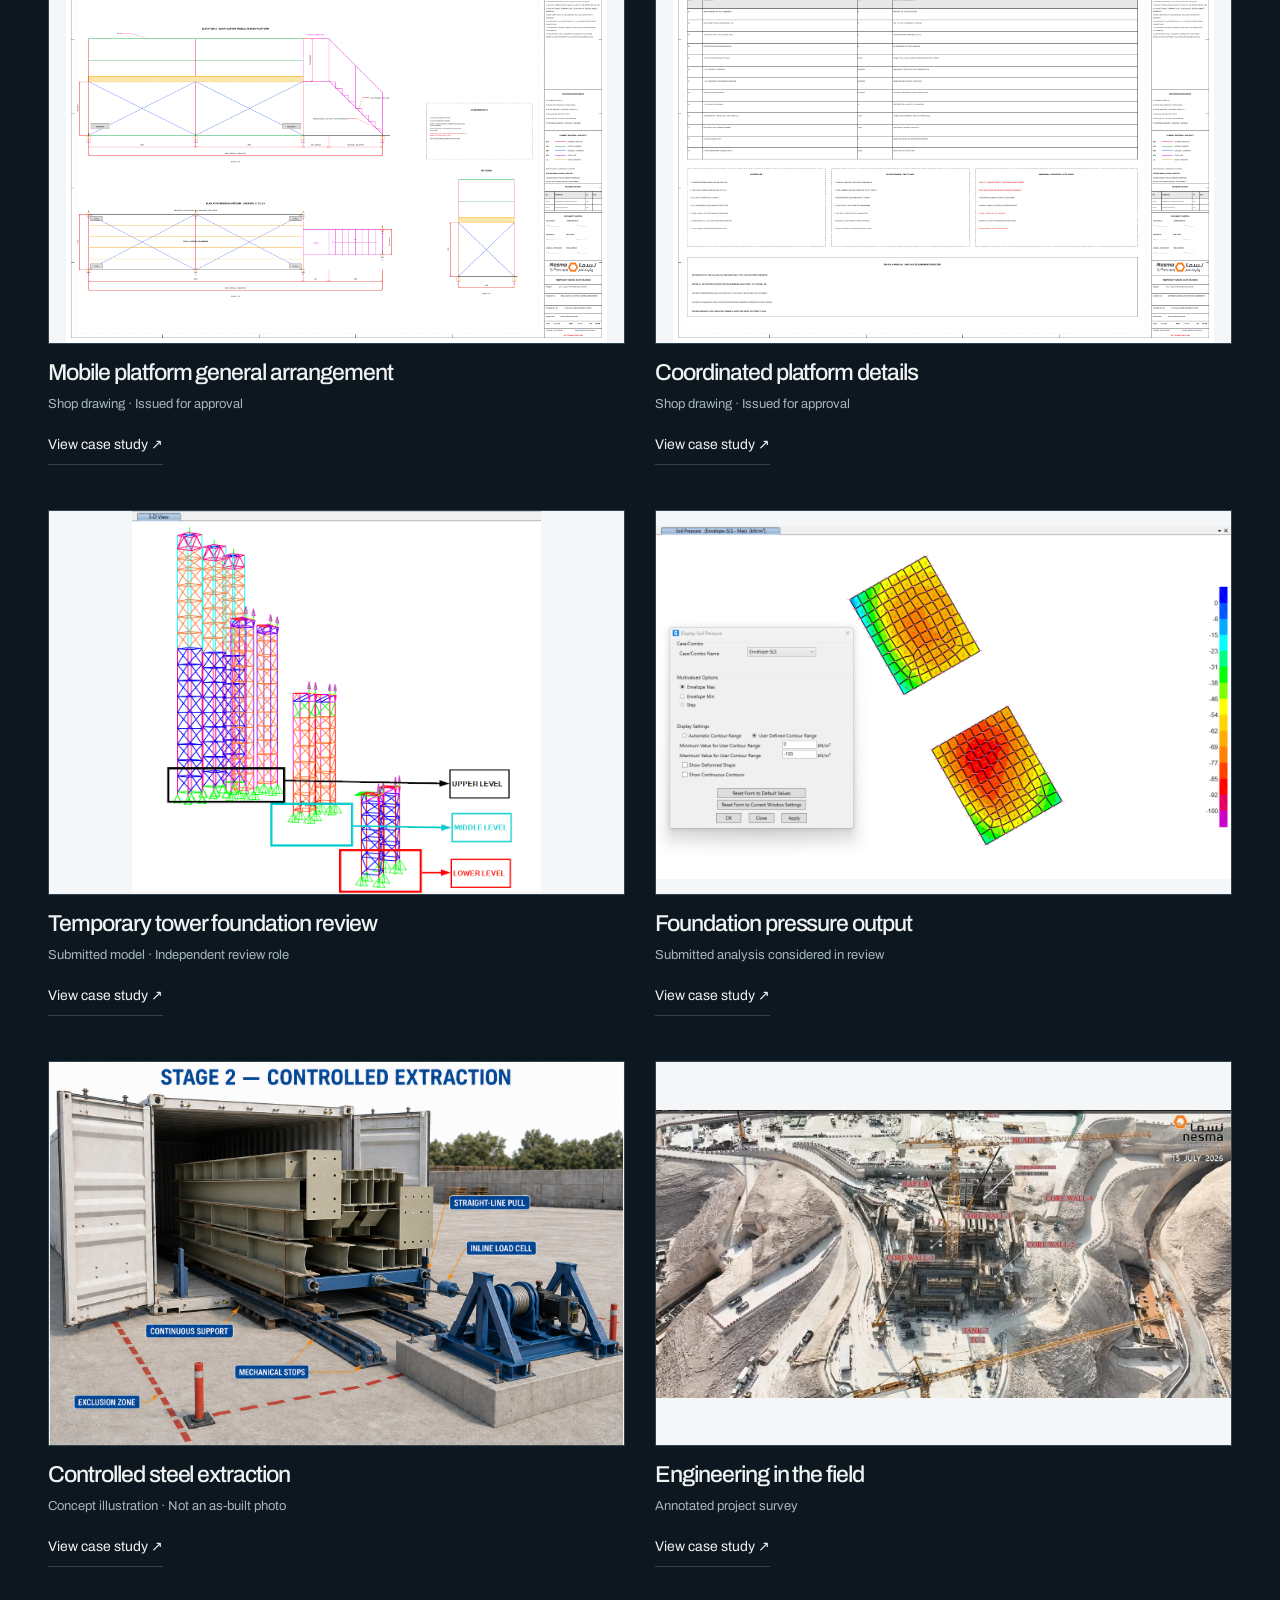
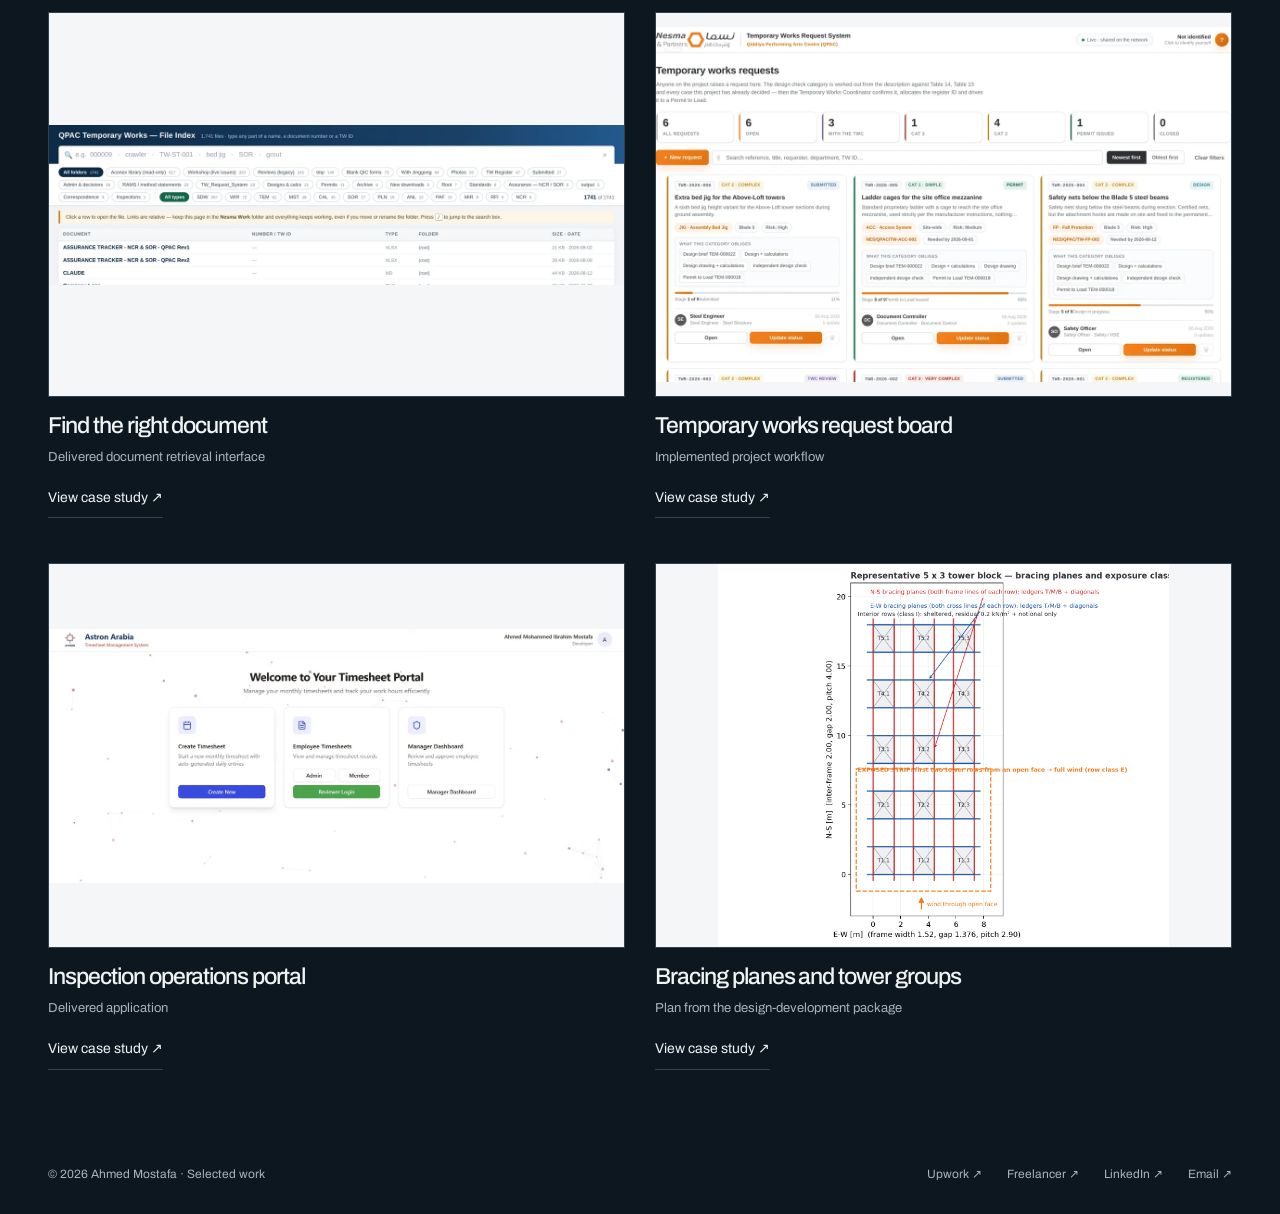
<file: visuals.html>
<!doctype html>
<html lang="en">
<head>
  <meta charset="utf-8">
  <meta name="viewport" content="width=device-width, initial-scale=1">
  <title>Selected visuals | Ahmed Mostafa</title>
  <meta name="description" content="Models, technical drawings, and engineering systems from Ahmed Mostafa’s selected work.">
  <meta name="theme-color" content="#0d171f">
  <link rel="icon" href="favicon.svg" type="image/svg+xml">
  <link rel="preconnect" href="https://fonts.googleapis.com">
  <link rel="preconnect" href="https://fonts.gstatic.com" crossorigin>
  <link href="https://fonts.googleapis.com/css2?family=Archivo:wght@400;500;600;700;800&family=IBM+Plex+Mono:wght@400;500&display=swap" rel="stylesheet">
  <link rel="stylesheet" href="styles.css">
</head>
<body><a class="skip-link" href="#main">Skip to content</a><header class="site-header"><div class="header-inner">
    <a class="brand" href="index.html" aria-label="Ahmed Mostafa home"><span class="monogram">AM</span><span class="brand-name">AHMED<br>MOSTAFA</span></a>
    <nav aria-label="Main navigation"><a href="index.html#structural">Structural work</a><a href="index.html#systems">Digital systems</a><a href="index.html#about">About</a></nav>
    <a class="contact-link" href="index.html#contact">Let's talk <span aria-hidden="true">↗</span></a>
  </div></header><main id="main" class="wrap"><section class="case-header"><a class="breadcrumb" href="index.html">← Back to portfolio</a><p class="eyebrow">SELECTED VISUALS / ENGINEERING & SYSTEMS</p><h1>See the work.</h1><p class="gallery-intro">Models, drawings, and interfaces from the projects. Open an image to see the detail, or follow its case study for the context.</p></section><div class="visual-grid"><figure><a class="visual-image" href="assets/lifeline-anchor-model.png" target="_blank" rel="noopener"><img src="assets/lifeline-anchor-model.png" alt="Lifeline anchor geometry — Original Hilti PROFIS model · Anchorage calculation study" loading="lazy"></a><figcaption><h2>Lifeline anchor geometry</h2><p>Original Hilti PROFIS model · Anchorage calculation study</p><a class="text-link" href="lifeline-anchor-design.html">View case study ↗</a></figcaption></figure><figure><a class="visual-image" href="assets/lifeline-tension-results.png" target="_blank" rel="noopener"><img src="assets/lifeline-tension-results.png" alt="Anchor load-case results — Original calculation output · Tension-dominant case" loading="lazy"></a><figcaption><h2>Anchor load-case results</h2><p>Original calculation output · Tension-dominant case</p><a class="text-link" href="lifeline-anchor-design.html">View case study ↗</a></figcaption></figure><figure><a class="visual-image" href="assets/bracing-model.png" target="_blank" rel="noopener"><img src="assets/bracing-model.png" alt="Formwork tower bracing — Model geometry · STAAD R07" loading="lazy"></a><figcaption><h2>Formwork tower bracing</h2><p>Model geometry · STAAD R07</p><a class="text-link" href="formwork-bracing.html">View case study ↗</a></figcaption></figure><figure><a class="visual-image" href="assets/bracing-staad.png" target="_blank" rel="noopener"><img src="assets/bracing-staad.png" alt="Inside the analysis model — STAAD.Pro view · Design development" loading="lazy"></a><figcaption><h2>Inside the analysis model</h2><p>STAAD.Pro view · Design development</p><a class="text-link" href="formwork-bracing.html">View case study ↗</a></figcaption></figure><figure><a class="visual-image" href="assets/platform-drawing.png" target="_blank" rel="noopener"><img src="assets/platform-drawing.png" alt="Mobile platform general arrangement — Shop drawing · Issued for approval" loading="lazy"></a><figcaption><h2>Mobile platform general arrangement</h2><p>Shop drawing · Issued for approval</p><a class="text-link" href="mobile-access-platform.html">View case study ↗</a></figcaption></figure><figure><a class="visual-image" href="assets/platform-details.png" target="_blank" rel="noopener"><img src="assets/platform-details.png" alt="Coordinated platform details — Shop drawing · Issued for approval" loading="lazy"></a><figcaption><h2>Coordinated platform details</h2><p>Shop drawing · Issued for approval</p><a class="text-link" href="mobile-access-platform.html">View case study ↗</a></figcaption></figure><figure><a class="visual-image" href="assets/foundation-model.png" target="_blank" rel="noopener"><img src="assets/foundation-model.png" alt="Temporary tower foundation review — Submitted model · Independent review role" loading="lazy"></a><figcaption><h2>Temporary tower foundation review</h2><p>Submitted model · Independent review role</p><a class="text-link" href="concrete-foundation-review.html">View case study ↗</a></figcaption></figure><figure><a class="visual-image" href="assets/foundation-pressure.png" target="_blank" rel="noopener"><img src="assets/foundation-pressure.png" alt="Foundation pressure output — Submitted analysis considered in review" loading="lazy"></a><figcaption><h2>Foundation pressure output</h2><p>Submitted analysis considered in review</p><a class="text-link" href="concrete-foundation-review.html">View case study ↗</a></figcaption></figure><figure><a class="visual-image" href="assets/offloading-concept.png" target="_blank" rel="noopener"><img src="assets/offloading-concept.png" alt="Controlled steel extraction — Concept illustration · Not an as-built photo" loading="lazy"></a><figcaption><h2>Controlled steel extraction</h2><p>Concept illustration · Not an as-built photo</p><a class="text-link" href="controlled-offloading.html">View case study ↗</a></figcaption></figure><figure><a class="visual-image" href="assets/existing-04.webp" target="_blank" rel="noopener"><img src="assets/existing-04.webp" alt="Engineering in the field — Annotated project survey" loading="lazy"></a><figcaption><h2>Engineering in the field</h2><p>Annotated project survey</p><a class="text-link" href="temporary-works-control.html">View case study ↗</a></figcaption></figure><figure><a class="visual-image" href="assets/existing-03.webp" target="_blank" rel="noopener"><img src="assets/existing-03.webp" alt="Find the right document — Delivered document retrieval interface" loading="lazy"></a><figcaption><h2>Find the right document</h2><p>Delivered document retrieval interface</p><a class="text-link" href="engineering-document-system.html">View case study ↗</a></figcaption></figure><figure><a class="visual-image" href="assets/existing-05.webp" target="_blank" rel="noopener"><img src="assets/existing-05.webp" alt="Temporary works request board — Implemented project workflow" loading="lazy"></a><figcaption><h2>Temporary works request board</h2><p>Implemented project workflow</p><a class="text-link" href="temporary-works-control.html">View case study ↗</a></figcaption></figure><figure><a class="visual-image" href="assets/existing-08.webp" target="_blank" rel="noopener"><img src="assets/existing-08.webp" alt="Inspection operations portal — Delivered application" loading="lazy"></a><figcaption><h2>Inspection operations portal</h2><p>Delivered application</p><a class="text-link" href="inspection-operations-portal.html">View case study ↗</a></figcaption></figure><figure><a class="visual-image" href="assets/bracing-plan.png" target="_blank" rel="noopener"><img src="assets/bracing-plan.png" alt="Bracing planes and tower groups — Plan from the design-development package" loading="lazy"></a><figcaption><h2>Bracing planes and tower groups</h2><p>Plan from the design-development package</p><a class="text-link" href="formwork-bracing.html">View case study ↗</a></figcaption></figure></div></main><footer class="wrap footer"><span>© 2026 Ahmed Mostafa · Selected work</span><div><a href="https://www.upwork.com/freelancers/~018a36d388172dcc05" target="_blank" rel="noopener noreferrer">Upwork ↗</a><a href="https://www.freelancer.com/u/abcreativ" target="_blank" rel="noopener noreferrer">Freelancer ↗</a><a href="https://www.linkedin.com/in/ahmed-ibrahim-24a816218/" target="_blank" rel="noopener noreferrer">LinkedIn ↗</a><a href="mailto:ahmed.ibrahim.creative@gmail.com">Email ↗</a></div></footer></body></html>
</file>
<file: styles.css>
:root{color-scheme:dark;--bg:#0d171f;--panel:#15232d;--panel-2:#1b2d39;--text:#eff3f4;--muted:#a5b5c0;--line:#30434f;--accent:#e7a568;--dark:#0d171f;--font:'Archivo',Arial,sans-serif;--mono:'IBM Plex Mono',Consolas,monospace}
*{box-sizing:border-box}html{scroll-behavior:smooth;scroll-padding-top:110px}body{margin:0;background:var(--bg);color:var(--text);font:400 17px/1.65 var(--font);-webkit-font-smoothing:antialiased}a{color:inherit;text-decoration:none}button,input{font:inherit}img{display:block;max-width:100%;height:auto}h1,h2,h3,p,figure{margin:0}h1,h2,h3{line-height:1.08;letter-spacing:-.045em}a:focus-visible,button:focus-visible{outline:3px solid var(--accent);outline-offset:6px}.wrap{width:min(1280px,calc(100% - 96px));margin-inline:auto}.skip-link{position:fixed;left:20px;top:-90px;background:var(--accent);color:var(--dark);padding:14px;z-index:100}.skip-link:focus{top:12px}.site-header{border-bottom:1px solid var(--line);background:var(--bg)}.header-inner{width:min(1440px,calc(100% - 80px));min-height:100px;margin:auto;display:flex;align-items:center;gap:30px;justify-content:space-between}.brand{display:flex;align-items:center;gap:15px}.monogram{font-size:30px;letter-spacing:-.09em;font-weight:700;position:relative;padding-right:8px}.monogram span{font:9px var(--font);position:absolute;top:4px;right:0}.brand-name{font-size:12px;font-weight:600;line-height:1.25;letter-spacing:.14em;border-left:1px solid var(--line);padding-left:16px}nav{display:flex;align-items:center;gap:32px;font-size:14px;color:var(--muted)}nav a:hover,.footer a:hover{color:var(--accent)}.contact-link{font-size:14px;border-bottom:1px solid var(--accent);padding-bottom:5px}.contact-link span{margin-left:24px;color:var(--accent)}.hero{display:grid;grid-template-columns:1.35fr 1fr;gap:60px;padding-block:80px 64px;align-items:center}.eyebrow{font:400 12px/1.6 var(--mono);letter-spacing:.11em;text-transform:uppercase;color:var(--muted);display:flex;align-items:center;gap:12px}.status-dot{width:7px;height:7px;border-radius:50%;background:var(--accent);flex-shrink:0}h1{font-size:clamp(46px,5vw,72px);font-weight:500;margin-top:30px}h1>span,.accent{color:var(--accent)}.hero-intro{max-width:510px;color:var(--muted);margin-top:30px;font-size:18px;line-height:1.65}.hero-actions{display:flex;align-items:center;gap:28px;flex-wrap:wrap;margin-top:34px}.button{display:inline-flex;align-items:center;justify-content:space-between;gap:30px;min-height:52px;padding:14px 21px;font-size:14px;font-weight:600;border:1px solid var(--line);transition:background .2s,color .2s,transform .2s}.button.primary{background:var(--accent);border-color:var(--accent);color:var(--dark)}.button:hover{background:#f5bd89;transform:translateY(-2px)}.text-link{font-size:14px;border-bottom:1px solid var(--line);padding-block:8px}.text-link span{padding-left:12px;color:var(--accent)}.hero-facts{display:flex;gap:24px;margin-top:46px;padding-top:25px;border-top:1px solid var(--line)}.hero-facts>div{flex:1}.hero-facts strong{font-size:17px;font-weight:500;display:block;white-space:nowrap}.hero-facts span{font-size:12px;line-height:1.5;color:var(--muted);display:block;margin-top:5px}.hero-image{height:500px;position:relative;overflow:hidden;background:var(--panel);border:1px solid var(--line)}.hero-image img{height:100%;width:100%;object-fit:cover;filter:saturate(.65)}.hero-image:after{content:'';position:absolute;inset:0;background:linear-gradient(180deg,rgba(8,17,24,.08) 35%,rgba(8,17,24,.92) 100%);pointer-events:none}.image-index{position:absolute;top:20px;left:20px;font:12px var(--mono);background:var(--bg);padding:9px 12px;border:1px solid var(--line);z-index:1}.hero-image figcaption{position:absolute;bottom:32px;left:32px;right:25px;z-index:1}.hero-image figcaption>span{font:11px var(--mono);letter-spacing:.12em;color:#d6e1e7}.hero-image figcaption strong{display:block;font-size:34px;line-height:1.12;letter-spacing:-.025em;font-weight:500;margin-block:14px}.hero-image .caption-small{font-size:12px;letter-spacing:0}.software-strip{border-block:1px solid var(--line)}.software-strip>.wrap{display:flex;align-items:center;gap:45px;min-height:82px}.software-strip p{font:14px/1.8 var(--mono);color:#d4dfe4}.software-strip p span{color:var(--accent);padding-inline:13px}.section{padding-block:94px}.section-heading{display:flex;justify-content:space-between;align-items:flex-end;gap:70px;margin-bottom:40px}.section-number{color:var(--accent)}h2{font-weight:500;font-size:clamp(32px,3.3vw,46px)}.section-heading h2,.about-grid h2{margin-top:24px}.section-heading>p{max-width:370px;color:var(--muted);font-size:16px}.project-grid{display:grid;grid-template-columns:repeat(3,minmax(0,1fr));gap:26px}.project-card{display:block;min-width:0}.project-picture{aspect-ratio:1.45;background:var(--panel-2);overflow:hidden;position:relative;border:1px solid var(--line)}.project-picture img{width:100%;height:100%;object-fit:cover;transition:transform .4s}.project-card:hover .project-picture img{transform:scale(1.025)}.project-card.contain .project-picture img{object-fit:contain;padding:8px;background:#f6f7f8}.project-number{position:absolute;top:14px;left:14px;background:var(--bg);color:var(--text);border:1px solid var(--line);padding:4px 9px;font:12px var(--mono)}.project-body{padding-top:20px}.project-kind{font:11px/1.6 var(--mono);text-transform:uppercase;letter-spacing:.07em;color:var(--accent);display:flex;align-items:center;justify-content:space-between;gap:8px}.project-kind .arrow{font:22px var(--font)}.project-body h3{font-size:25px;font-weight:500;line-height:1.2;margin:12px 0}.project-body>p{font-size:15px;line-height:1.7;color:var(--muted)}.card-meta{font:11px/1.6 var(--mono);color:var(--muted);margin-top:18px;padding-top:15px;border-top:1px solid var(--line)}.service-line{display:flex;flex-wrap:wrap;justify-content:space-between;gap:18px;border-block:1px solid var(--line);padding-block:22px;margin-top:42px;font-size:13px;color:var(--muted)}.service-line span:before{content:'+';color:var(--accent);margin-right:10px}.systems-section{background:#111e28;border-block:1px solid var(--line)}.development-card{margin-top:46px;padding:28px;border:1px solid var(--line);display:flex;align-items:center;justify-content:space-between;gap:35px}.development-card h3{font-weight:500;font-size:25px;margin:8px 0}.development-card p{font-size:15px;color:var(--muted);max-width:700px}.development-card .text-link{white-space:nowrap}.about-grid{display:grid;grid-template-columns:1fr 1fr;gap:100px}.about-copy p{color:var(--muted);margin-bottom:22px;font-size:17px}.about-copy p:first-child{color:var(--text);font-size:21px;line-height:1.5}.about-meta{display:grid;grid-template-columns:1fr 1fr;gap:25px;padding-top:23px;border-top:1px solid var(--line)}.about-meta span{display:block;font:11px var(--mono);color:var(--muted);margin-bottom:8px}.about-meta strong{font-weight:400;font-size:14px}.contact-section{border-block:1px solid var(--line);background:var(--panel)}.contact-inner{padding-block:65px;display:flex;align-items:center;justify-content:space-between;gap:40px}.contact-inner h2{font-size:clamp(29px,3vw,41px);margin-top:20px}.contact-inner p:not(.eyebrow){font-size:15px;color:var(--muted);max-width:540px;margin-top:18px}.contact-inner .button{white-space:nowrap}.footer{padding-block:30px;display:flex;gap:25px;justify-content:space-between;color:var(--muted);font-size:12px}.footer>div{display:flex;gap:25px}
/* Case studies */
.case-header{padding-block:48px 52px}.breadcrumb{font:12px var(--mono);color:var(--muted);display:inline-block;margin-bottom:35px}.breadcrumb:hover{color:var(--accent)}.case-heading{display:grid;grid-template-columns:1.5fr 1fr;gap:65px;align-items:end}.case-heading h1{font-size:clamp(40px,5vw,66px);max-width:800px;margin-top:18px}.case-heading>p{color:var(--muted);font-size:18px}.case-facts{display:grid;grid-template-columns:repeat(4,1fr);gap:20px;border-block:1px solid var(--line);padding:24px 0;margin-top:40px}.case-facts dt{font:11px var(--mono);letter-spacing:.08em;color:var(--muted);margin-bottom:9px}.case-facts dd{margin:0;font-size:14px}.case-hero{background:var(--panel);border:1px solid var(--line)}.case-hero img{width:100%;max-height:700px;object-fit:contain}.case-hero.light{background:#fff}.case-hero figcaption,.gallery figcaption{font-size:13px;color:var(--muted);padding:15px 20px;border-top:1px solid var(--line);background:var(--panel)}.case-layout{display:grid;grid-template-columns:240px 1fr;gap:85px;padding-block:60px 80px}.case-sidebar .eyebrow{margin-bottom:17px}.case-sidebar ul{list-style:none;margin:0;padding:0;font-size:14px;color:var(--muted)}.case-sidebar li{padding:10px 0;border-bottom:1px solid var(--line)}.case-prose{max-width:780px}.case-prose h2{font-size:30px;margin-bottom:18px}.case-prose p{color:var(--muted);margin-bottom:26px}.case-prose ul{color:var(--muted);padding-left:20px;margin-bottom:36px}.case-prose li{padding:5px 0}.case-prose section+section{margin-top:40px}.case-prose .status-note{border-left:2px solid var(--accent);padding:20px 25px;background:var(--panel);font-size:15px;color:var(--text);margin-top:30px}.gallery{margin-top:40px;display:grid;gap:25px}.gallery figure{border:1px solid var(--line);background:var(--panel)}.gallery img{width:100%;height:auto;max-height:660px;object-fit:contain}.gallery a{display:block}.next-case{border-top:1px solid var(--line);padding-block:30px;display:flex;justify-content:space-between;gap:30px}.next-case a{font-size:15px}.next-case a:hover{color:var(--accent)}
@media(min-width:1700px){.hero{padding-block:100px}.hero-image{height:550px}}
@media(max-width:1100px){.wrap{width:calc(100% - 64px)}.header-inner{width:calc(100% - 64px)}.hero{gap:32px;grid-template-columns:1.2fr 1fr}.hero-image{height:450px}h1{font-size:53px}.hero-facts{gap:14px}.hero-facts strong{font-size:14px}.software-strip>.wrap{gap:25px;align-items:flex-start;flex-direction:column;padding-block:20px}.software-strip p{font-size:13px}.software-strip p span{padding-inline:8px}.section-heading{gap:35px}.project-grid{gap:20px}.about-grid{gap:55px}.case-layout{gap:45px}.case-heading{gap:35px}}
@media(max-width:760px){html{scroll-padding-top:25px}.wrap{width:calc(100% - 40px)}.header-inner{width:calc(100% - 40px);min-height:84px;flex-wrap:wrap;gap:16px;padding-block:18px}.brand-name{font-size:11px}.contact-link{margin-left:auto}.header-inner nav{order:3;width:100%;justify-content:space-between;padding-top:14px;border-top:1px solid var(--line);font-size:13px;gap:15px}.hero{display:flex;flex-direction:column;gap:35px;padding-block:42px}.eyebrow{font-size:11px;letter-spacing:.07em}h1{font-size:clamp(39px,8vw,56px);margin-top:24px}.hero-intro{font-size:17px;margin-top:24px}.hero-actions{gap:20px;margin-top:25px}.hero-facts{gap:15px;margin-top:30px}.hero-facts strong{font-size:14px;white-space:normal}.hero-facts span{font-size:11px}.hero-image{width:100%;height:360px}.hero-image figcaption strong{font-size:32px}.software-strip>.wrap{gap:10px}.software-strip p{font-size:12px}.software-strip p span{padding-inline:5px}.section{padding-block:60px}.section-heading{display:block;margin-bottom:30px}.section-heading>p{margin-top:22px;max-width:100%}h2{font-size:34px}.project-grid{grid-template-columns:1fr;gap:40px}.project-picture{aspect-ratio:1.6}.project-body h3{font-size:25px}.project-body>p{font-size:16px}.project-kind,.card-meta{font-size:12px}.service-line{display:grid;grid-template-columns:1fr 1fr;font-size:12px;gap:16px}.development-card{padding:23px;align-items:flex-start;flex-direction:column;gap:15px}.about-grid{grid-template-columns:1fr;gap:28px}.about-copy p{font-size:16px}.contact-inner{display:block;padding-block:45px}.contact-inner>.button{margin-top:28px}.footer{flex-direction:column;gap:18px;font-size:12px}.case-header{padding-block:30px}.breadcrumb{margin-bottom:28px}.case-heading{display:block}.case-heading h1{font-size:42px}.case-heading>p{margin-top:25px;font-size:17px}.case-facts{grid-template-columns:1fr 1fr;gap:25px;margin-top:30px}.case-layout{display:flex;flex-direction:column;gap:35px;padding-block:40px}.case-sidebar ul{display:flex;flex-wrap:wrap;gap:10px}.case-sidebar li{border:1px solid var(--line);padding:7px 10px;font-size:12px}.case-prose h2{font-size:28px}.case-prose p{font-size:16px}.next-case{font-size:14px;align-items:flex-start}.next-case a{max-width:50%}}
@media(prefers-reduced-motion:reduce){html{scroll-behavior:auto}*,*:before,*:after{transition:none!important}}
#structural-projects{grid-template-columns:repeat(2,minmax(0,1fr));gap:42px 30px}#structural-projects .project-picture{aspect-ratio:1.55}#structural-projects .project-body h3{font-size:29px}.visual-link{display:flex;justify-content:space-between;align-items:center;gap:20px;margin-top:35px;color:var(--muted);font-size:14px}.gallery-intro{color:var(--muted);max-width:690px;margin-top:25px}.visual-grid{display:grid;grid-template-columns:1fr 1fr;gap:45px 30px;padding-bottom:65px}.visual-grid figure{min-width:0}.visual-image{display:flex;align-items:center;justify-content:center;aspect-ratio:1.5;background:#f4f6f7;border:1px solid var(--line);overflow:hidden}.visual-image img{max-height:100%;width:100%;height:100%;object-fit:contain}.visual-grid figcaption{padding-top:17px}.visual-grid h2{font-size:23px;font-weight:500}.visual-grid p{font-size:13px;color:var(--muted);margin-top:8px}.visual-grid .text-link{display:inline-block;margin-top:10px}@media(max-width:760px){#structural-projects,.visual-grid{grid-template-columns:1fr}.visual-link{align-items:flex-start;flex-direction:column}.visual-grid{gap:32px}#structural-projects .project-body h3{font-size:25px}}
/* Readable service labels and status text */
.project-kind,.card-meta{font-size:14px;line-height:1.5}.project-body>p,.development-card p,.contact-inner p:not(.eyebrow),.case-prose .status-note{font-size:16px}.service-line,.visual-link{font-size:14px}.case-sidebar li{font-size:14px}@media(max-width:760px){.header-inner nav{font-size:14px}.project-kind,.card-meta,.case-sidebar li,.service-line{font-size:14px}}
</file>
